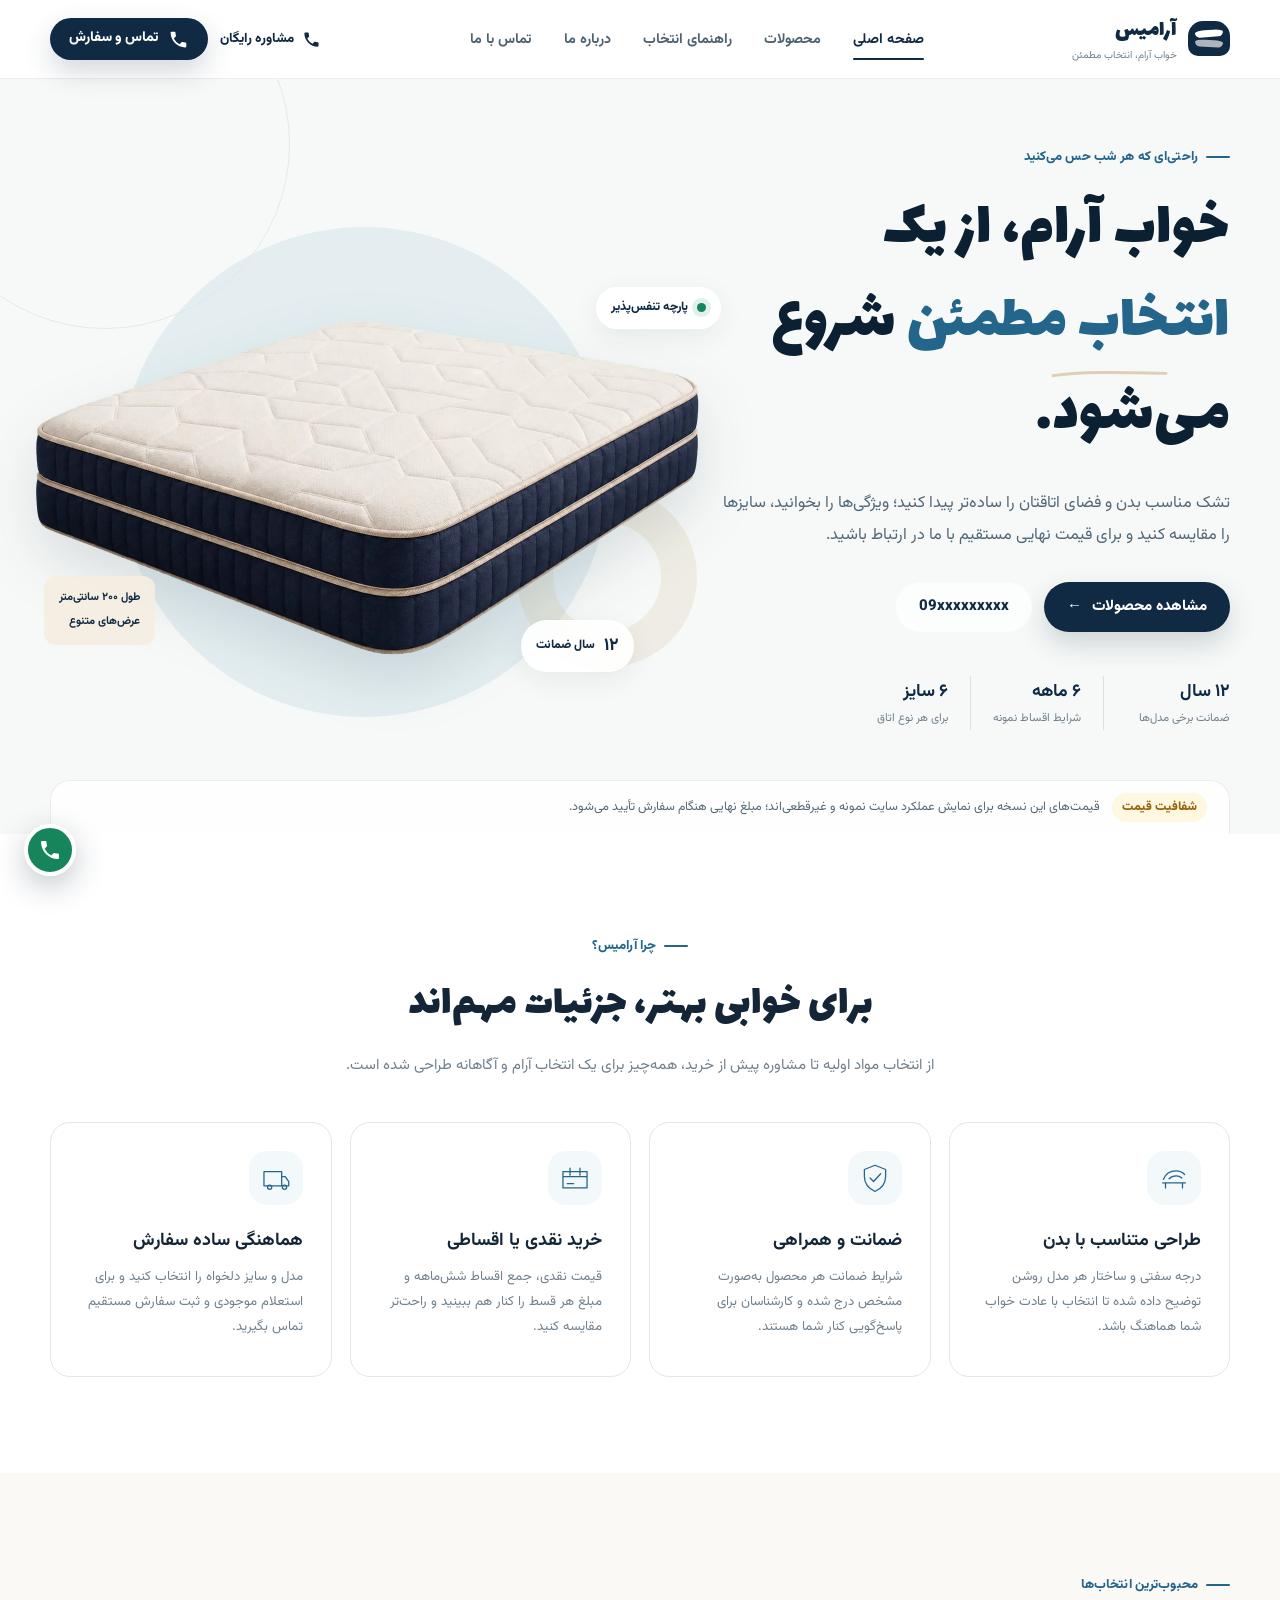
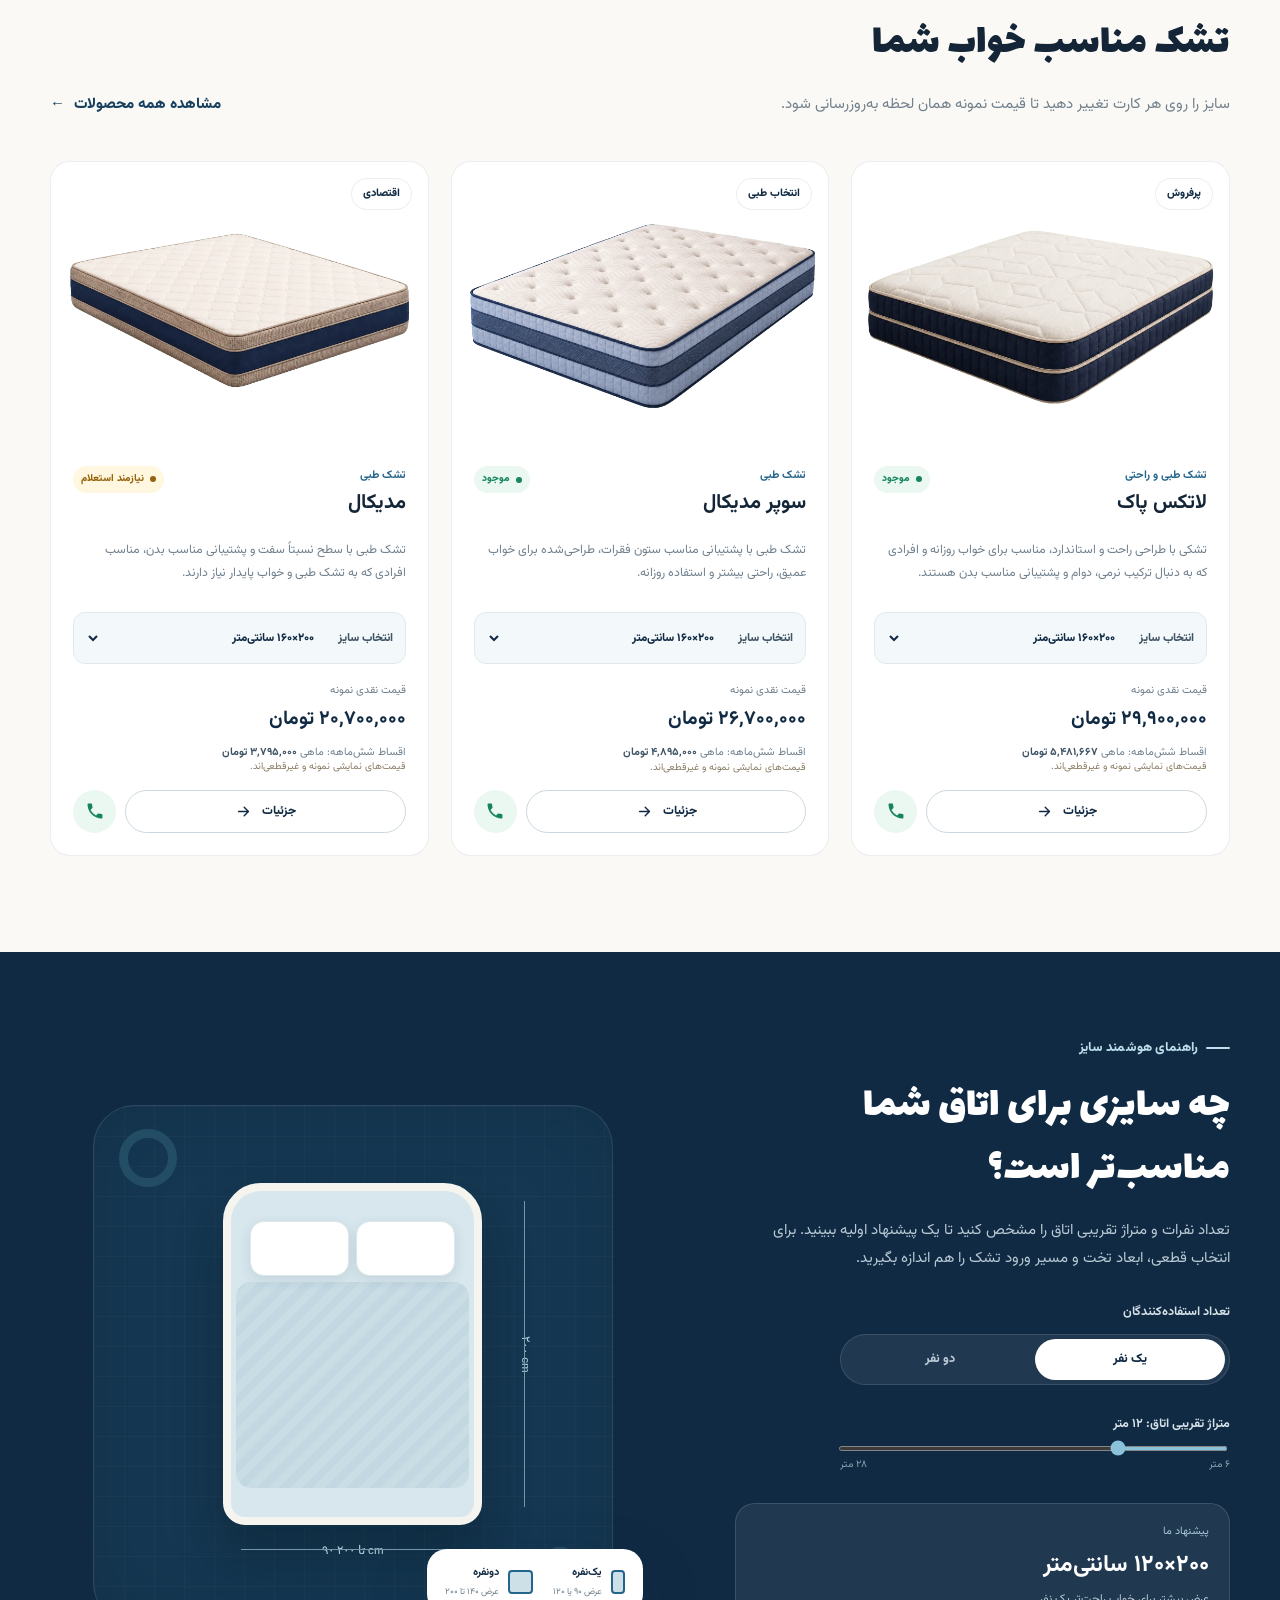
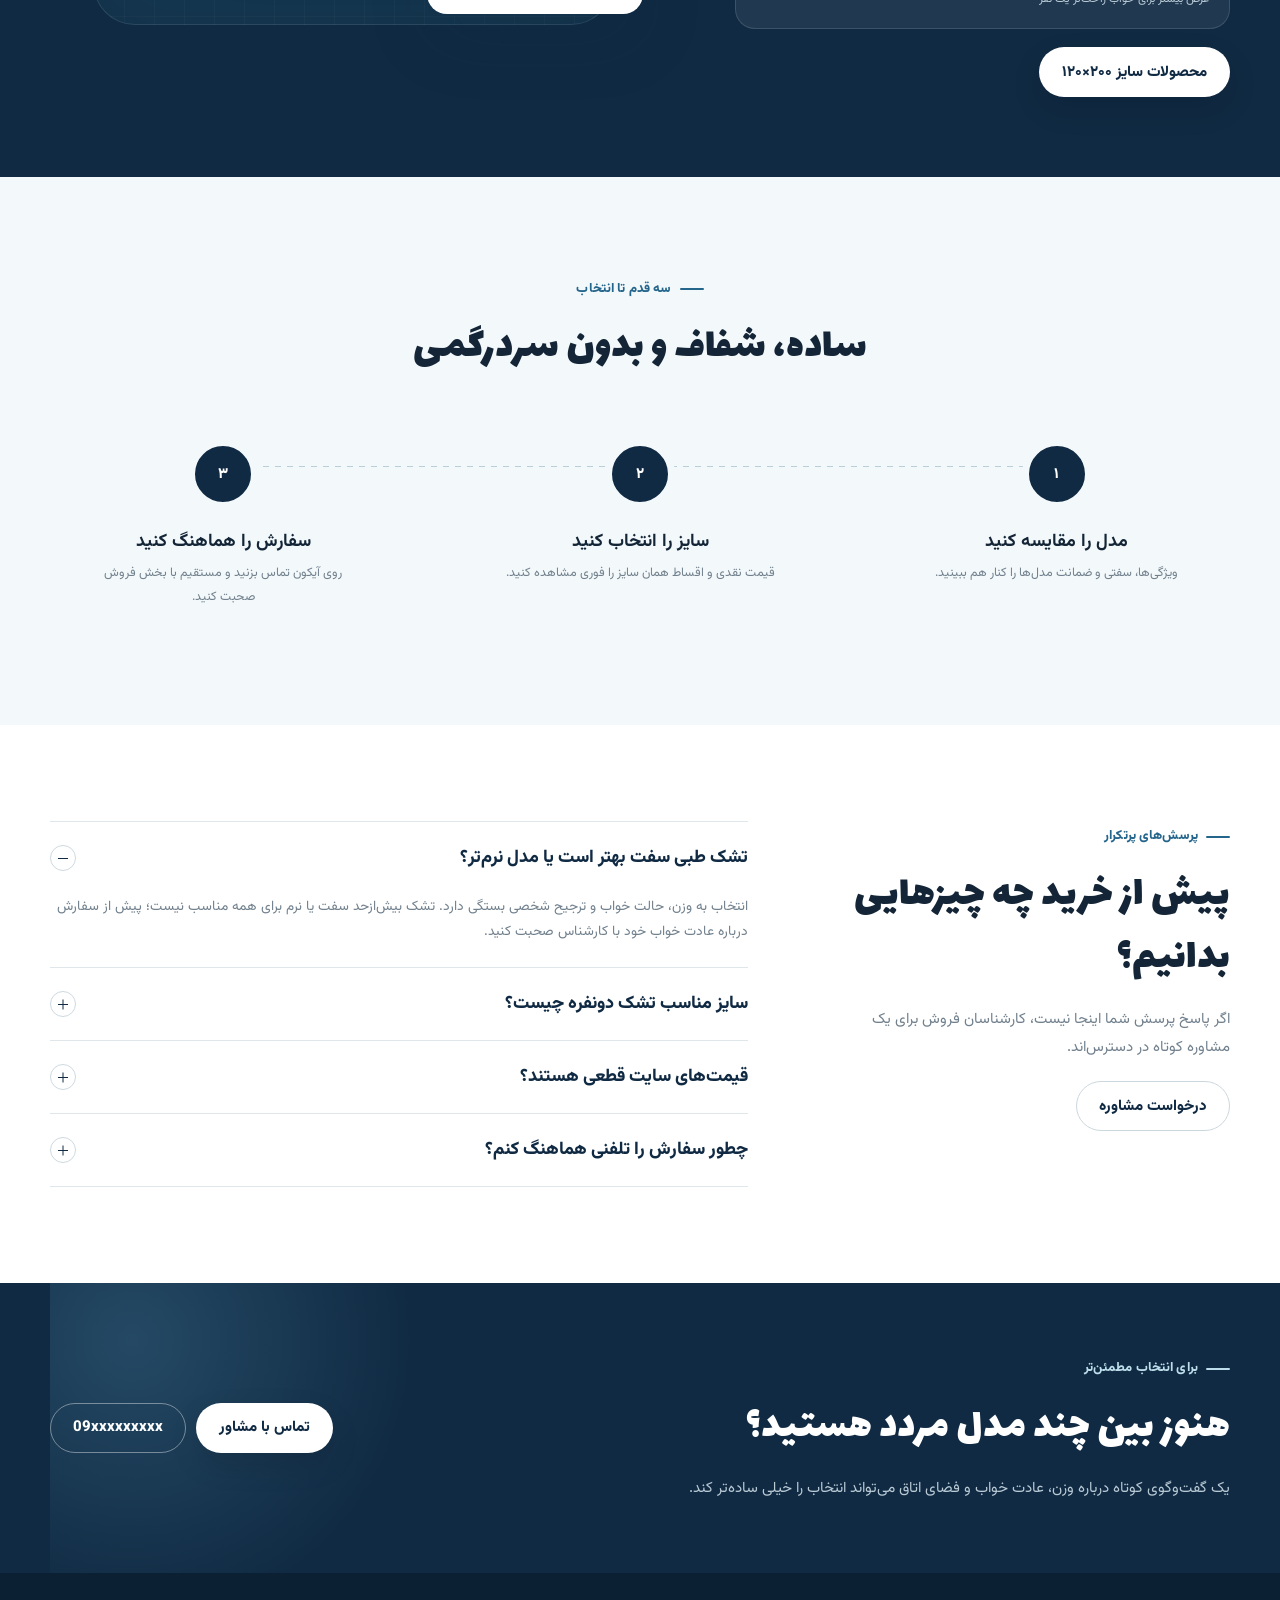
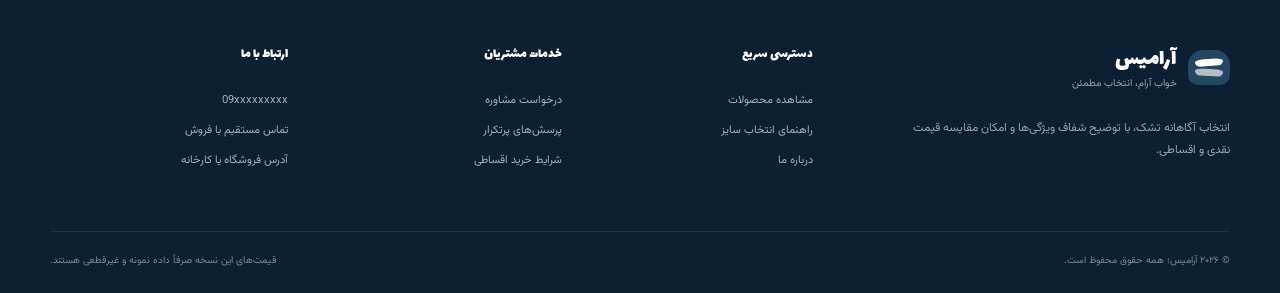
<file: index.html>
<!doctype html>
<html lang="fa" dir="rtl">
  <head>
    <meta charset="utf-8">
    <meta name="viewport" content="width=device-width, initial-scale=1">
    <meta name="theme-color" content="#102a43">
    <title>آرامیس | خرید و مقایسه تشک طبی و راحتی</title>
    <meta name="description" content="معرفی و مقایسه تشک‌های طبی و راحتی، انتخاب سایز و مشاهده قیمت نمونه نقدی و اقساطی شش‌ماهه.">
    <meta property="og:title" content="آرامیس؛ خواب آرام، انتخاب مطمئن">
    <meta property="og:description" content="تشک مناسب خود را با مقایسه ساده سایز، ویژگی و شرایط خرید انتخاب کنید.">
    <meta property="og:type" content="website">
    <meta property="og:image" content="assets/images/latex-pak.png">
    <link rel="stylesheet" href="assets/css/style.css">
    <link rel="stylesheet" href="assets/css/responsive.css">
    <script defer src="assets/js/products.js"></script>
    <script defer src="assets/js/app.js"></script>
  </head>
  <body>
    <a class="skip-link" href="#main-content">رفتن به محتوای اصلی</a>
    <div data-site-header></div>

    <main id="main-content">
      <section class="hero">
        <div class="container hero-grid">
          <div class="hero-copy reveal is-visible">
            <span class="eyebrow">راحتی‌ای که هر شب حس می‌کنید</span>
            <h1>خواب آرام، از یک <em>انتخاب مطمئن</em> شروع می‌شود.</h1>
            <p>تشک مناسب بدن و فضای اتاقتان را ساده‌تر پیدا کنید؛ ویژگی‌ها را بخوانید، سایزها را مقایسه کنید و برای قیمت نهایی مستقیم با ما در ارتباط باشید.</p>
            <div class="hero-actions">
              <a class="button button-primary" href="#featured-products">مشاهده محصولات <span aria-hidden="true">←</span></a>
              <a class="button button-ghost" data-phone href="tel:09xxxxxxxxx">
                <svg aria-hidden="true" viewBox="0 0 24 24"><path d="M6.6 10.8a15.5 15.5 0 0 0 6.6 6.6l2.2-2.2a1 1 0 0 1 1-.24c1.1.36 2.3.54 3.5.54a1 1 0 0 1 1 1V20a1 1 0 0 1-1 1C10.6 21 3 13.4 3 4a1 1 0 0 1 1-1h3.5a1 1 0 0 1 1 1c0 1.2.18 2.4.54 3.5a1 1 0 0 1-.24 1z"/></svg>
                مشاوره تلفنی
              </a>
            </div>
            <div class="hero-trust" aria-label="مزیت‌های خرید">
              <div><strong>۱۲ سال</strong><span>ضمانت برخی مدل‌ها</span></div>
              <div><strong>۶ ماهه</strong><span>شرایط اقساط نمونه</span></div>
              <div><strong>۶ سایز</strong><span>برای هر نوع اتاق</span></div>
            </div>
          </div>
          <div class="hero-visual reveal is-visible">
            <span class="hero-shape shape-one" aria-hidden="true"></span>
            <span class="hero-shape shape-two" aria-hidden="true"></span>
            <div class="hero-image-card">
              <span class="floating-note note-top"><i></i>پارچه تنفس‌پذیر</span>
              <img src="assets/images/latex-pak-transparent.webp" width="724" height="543" fetchpriority="high" alt="تصویر سه‌بعدی بدون پس‌زمینه تشک لاتکس پاک">
              <span class="floating-note note-bottom"><b>۱۲</b> سال ضمانت</span>
            </div>
            <div class="hero-dimensions">
              <span>طول ۲۰۰ سانتی‌متر</span>
              <span>عرض‌های متنوع</span>
            </div>
          </div>
        </div>
        <div class="container sample-notice" role="note">
          <span>شفافیت قیمت</span>
          قیمت‌های این نسخه برای نمایش عملکرد سایت نمونه و غیرقطعی‌اند؛ مبلغ نهایی هنگام سفارش تأیید می‌شود.
        </div>
      </section>

      <section class="section benefits-section" aria-labelledby="benefits-title">
        <div class="container">
          <div class="section-heading centered reveal">
            <span class="eyebrow">چرا آرامیس؟</span>
            <h2 id="benefits-title">برای خوابی بهتر، جزئیات مهم‌اند</h2>
            <p>از انتخاب مواد اولیه تا مشاوره پیش از خرید، همه‌چیز برای یک انتخاب آرام و آگاهانه طراحی شده است.</p>
          </div>
          <div class="benefits-grid">
            <article class="benefit-card reveal">
              <span class="line-icon" aria-hidden="true">
                <svg viewBox="0 0 48 48"><path d="M9 26c3-8 9-12 18-12 5 0 9 2 12 5M8 31h32M12 31v7M36 31v7"/><path d="M17 25c3-3 6-4 10-4 3 0 6 1 8 3"/></svg>
              </span>
              <h3>طراحی متناسب با بدن</h3>
              <p>درجه سفتی و ساختار هر مدل روشن توضیح داده شده تا انتخاب با عادت خواب شما هماهنگ باشد.</p>
            </article>
            <article class="benefit-card reveal">
              <span class="line-icon" aria-hidden="true">
                <svg viewBox="0 0 48 48"><path d="M24 6 39 12v10c0 10-6 17-15 21C15 39 9 32 9 22V12z"/><path d="m17 24 5 5 10-11"/></svg>
              </span>
              <h3>ضمانت و همراهی</h3>
              <p>شرایط ضمانت هر محصول به‌صورت مشخص درج شده و کارشناسان برای پاسخ‌گویی کنار شما هستند.</p>
            </article>
            <article class="benefit-card reveal">
              <span class="line-icon" aria-hidden="true">
                <svg viewBox="0 0 48 48"><path d="M7 15h34v23H7zM7 22h34"/><path d="M13 32h9M31 10v10M17 10v10"/></svg>
              </span>
              <h3>خرید نقدی یا اقساطی</h3>
              <p>قیمت نقدی، جمع اقساط شش‌ماهه و مبلغ هر قسط را کنار هم ببینید و راحت‌تر مقایسه کنید.</p>
            </article>
            <article class="benefit-card reveal">
              <span class="line-icon" aria-hidden="true">
                <svg viewBox="0 0 48 48"><path d="M7 15h25v20H7zM32 22h5l5 7v6H32z"/><circle cx="15" cy="37" r="3"/><circle cx="36" cy="37" r="3"/></svg>
              </span>
              <h3>هماهنگی ساده سفارش</h3>
              <p>مدل و سایز دلخواه را انتخاب کنید و برای استعلام موجودی و ثبت سفارش مستقیم تماس بگیرید.</p>
            </article>
          </div>
        </div>
      </section>

      <section class="section products-section" id="featured-products" aria-labelledby="products-title">
        <div class="container">
          <div class="section-heading reveal">
            <div>
              <span class="eyebrow">محبوب‌ترین انتخاب‌ها</span>
              <h2 id="products-title">تشک مناسب خواب شما</h2>
              <p>سایز را روی هر کارت تغییر دهید تا قیمت نمونه همان لحظه به‌روزرسانی شود.</p>
            </div>
            <a class="text-action" href="products.html">مشاهده همه محصولات <span aria-hidden="true">←</span></a>
          </div>
          <div class="products-grid" data-featured-products>
            <div class="skeleton-card"></div>
            <div class="skeleton-card"></div>
            <div class="skeleton-card"></div>
          </div>
        </div>
      </section>

      <section class="section size-guide-section" id="size-guide" aria-labelledby="size-title">
        <div class="container size-guide-grid" data-size-guide>
          <div class="size-guide-copy reveal">
            <span class="eyebrow light">راهنمای هوشمند سایز</span>
            <h2 id="size-title">چه سایزی برای اتاق شما مناسب‌تر است؟</h2>
            <p>تعداد نفرات و متراژ تقریبی اتاق را مشخص کنید تا یک پیشنهاد اولیه ببینید. برای انتخاب قطعی، ابعاد تخت و مسیر ورود تشک را هم اندازه بگیرید.</p>
            <div class="guide-field">
              <span>تعداد استفاده‌کنندگان</span>
              <div class="segmented-control">
                <button type="button" class="active" data-people="1" aria-pressed="true">یک نفر</button>
                <button type="button" data-people="2" aria-pressed="false">دو نفر</button>
              </div>
            </div>
            <div class="guide-field">
              <label for="room-size">متراژ تقریبی اتاق: <b data-room-value>۱۲</b> متر</label>
              <input id="room-size" type="range" min="6" max="28" value="12" step="1" data-room-size>
              <div class="range-labels"><span>۶ متر</span><span>۲۸ متر</span></div>
            </div>
            <div class="guide-result" data-size-result aria-live="polite"></div>
            <a class="button button-light" data-size-link href="products.html">مشاهده محصولات پیشنهادی</a>
          </div>
          <div class="bed-diagram reveal" aria-label="نمای شماتیک ابعاد تشک">
            <div class="diagram-room">
              <span class="room-plant plant-one" aria-hidden="true"></span>
              <span class="room-plant plant-two" aria-hidden="true"></span>
              <div class="diagram-bed">
                <div class="bed-pillows"><i></i><i></i></div>
                <div class="bed-sheet"></div>
                <span class="diagram-length">۲۰۰ cm</span>
                <span class="diagram-width">۹۰ تا ۲۰۰ cm</span>
              </div>
              <span class="diagram-label">نمای بالا</span>
            </div>
            <div class="size-legend">
              <div><i class="single"></i><span><b>یک‌نفره</b>عرض ۹۰ یا ۱۲۰</span></div>
              <div><i class="double"></i><span><b>دونفره</b>عرض ۱۴۰ تا ۲۰۰</span></div>
            </div>
          </div>
        </div>
      </section>

      <section class="section process-section">
        <div class="container">
          <div class="section-heading centered reveal">
            <span class="eyebrow">سه قدم تا انتخاب</span>
            <h2>ساده، شفاف و بدون سردرگمی</h2>
          </div>
          <ol class="process-grid">
            <li class="reveal"><span>۱</span><h3>مدل را مقایسه کنید</h3><p>ویژگی‌ها، سفتی و ضمانت مدل‌ها را کنار هم ببینید.</p></li>
            <li class="reveal"><span>۲</span><h3>سایز را انتخاب کنید</h3><p>قیمت نقدی و اقساط همان سایز را فوری مشاهده کنید.</p></li>
            <li class="reveal"><span>۳</span><h3>سفارش را هماهنگ کنید</h3><p>روی آیکون تماس بزنید و مستقیم با بخش فروش صحبت کنید.</p></li>
          </ol>
        </div>
      </section>

      <section class="section faq-section" id="faq" aria-labelledby="faq-title">
        <div class="container faq-grid">
          <div class="faq-intro reveal">
            <span class="eyebrow">پرسش‌های پرتکرار</span>
            <h2 id="faq-title">پیش از خرید چه چیزهایی بدانیم؟</h2>
            <p>اگر پاسخ پرسش شما اینجا نیست، کارشناسان فروش برای یک مشاوره کوتاه در دسترس‌اند.</p>
            <a class="button button-secondary" href="contact.html">درخواست مشاوره</a>
          </div>
          <div class="faq-list reveal">
            <article class="faq-item">
              <h3><button type="button" aria-expanded="true" aria-controls="faq-1">تشک طبی سفت بهتر است یا مدل نرم‌تر؟<span></span></button></h3>
              <div class="faq-answer" id="faq-1"><p>انتخاب به وزن، حالت خواب و ترجیح شخصی بستگی دارد. تشک بیش‌ازحد سفت یا نرم برای همه مناسب نیست؛ پیش از سفارش درباره عادت خواب خود با کارشناس صحبت کنید.</p></div>
            </article>
            <article class="faq-item">
              <h3><button type="button" aria-expanded="false" aria-controls="faq-2">سایز مناسب تشک دونفره چیست؟<span></span></button></h3>
              <div class="faq-answer" id="faq-2" hidden><p>عرض ۱۶۰ سانتی‌متر انتخاب متداول دونفره است. برای اتاق کوچک‌تر عرض ۱۴۰ و برای آزادی حرکت بیشتر عرض ۱۸۰ یا ۲۰۰ پیشنهاد می‌شود.</p></div>
            </article>
            <article class="faq-item">
              <h3><button type="button" aria-expanded="false" aria-controls="faq-3">قیمت‌های سایت قطعی هستند؟<span></span></button></h3>
              <div class="faq-answer" id="faq-3" hidden><p>خیر. در این نسخه همه قیمت‌ها داده نمونه و غیرقطعی هستند. قیمت نهایی، موجودی و شرایط فروش باید پیش از ثبت سفارش تأیید شوند.</p></div>
            </article>
            <article class="faq-item">
              <h3><button type="button" aria-expanded="false" aria-controls="faq-4">چطور سفارش را تلفنی هماهنگ کنم؟<span></span></button></h3>
              <div class="faq-answer" id="faq-4" hidden><p>مدل، سایز و نوع خرید نقدی یا اقساطی را انتخاب کنید؛ سپس روی دکمه تماس بزنید تا مستقیماً به بخش فروش متصل شوید.</p></div>
            </article>
          </div>
        </div>
      </section>

      <section class="contact-cta">
        <div class="container contact-cta-inner reveal">
          <div>
            <span class="eyebrow light">برای انتخاب مطمئن‌تر</span>
            <h2>هنوز بین چند مدل مردد هستید؟</h2>
            <p>یک گفت‌وگوی کوتاه درباره وزن، عادت خواب و فضای اتاق می‌تواند انتخاب را خیلی ساده‌تر کند.</p>
          </div>
          <div class="cta-actions">
            <a class="button button-light" data-call-link href="tel:09xxxxxxxxx">تماس با مشاور</a>
            <a class="button button-outline-light" data-phone href="tel:09xxxxxxxxx">تماس مستقیم</a>
          </div>
        </div>
      </section>
    </main>

    <div data-site-footer></div>
  </body>
</html>
</file>
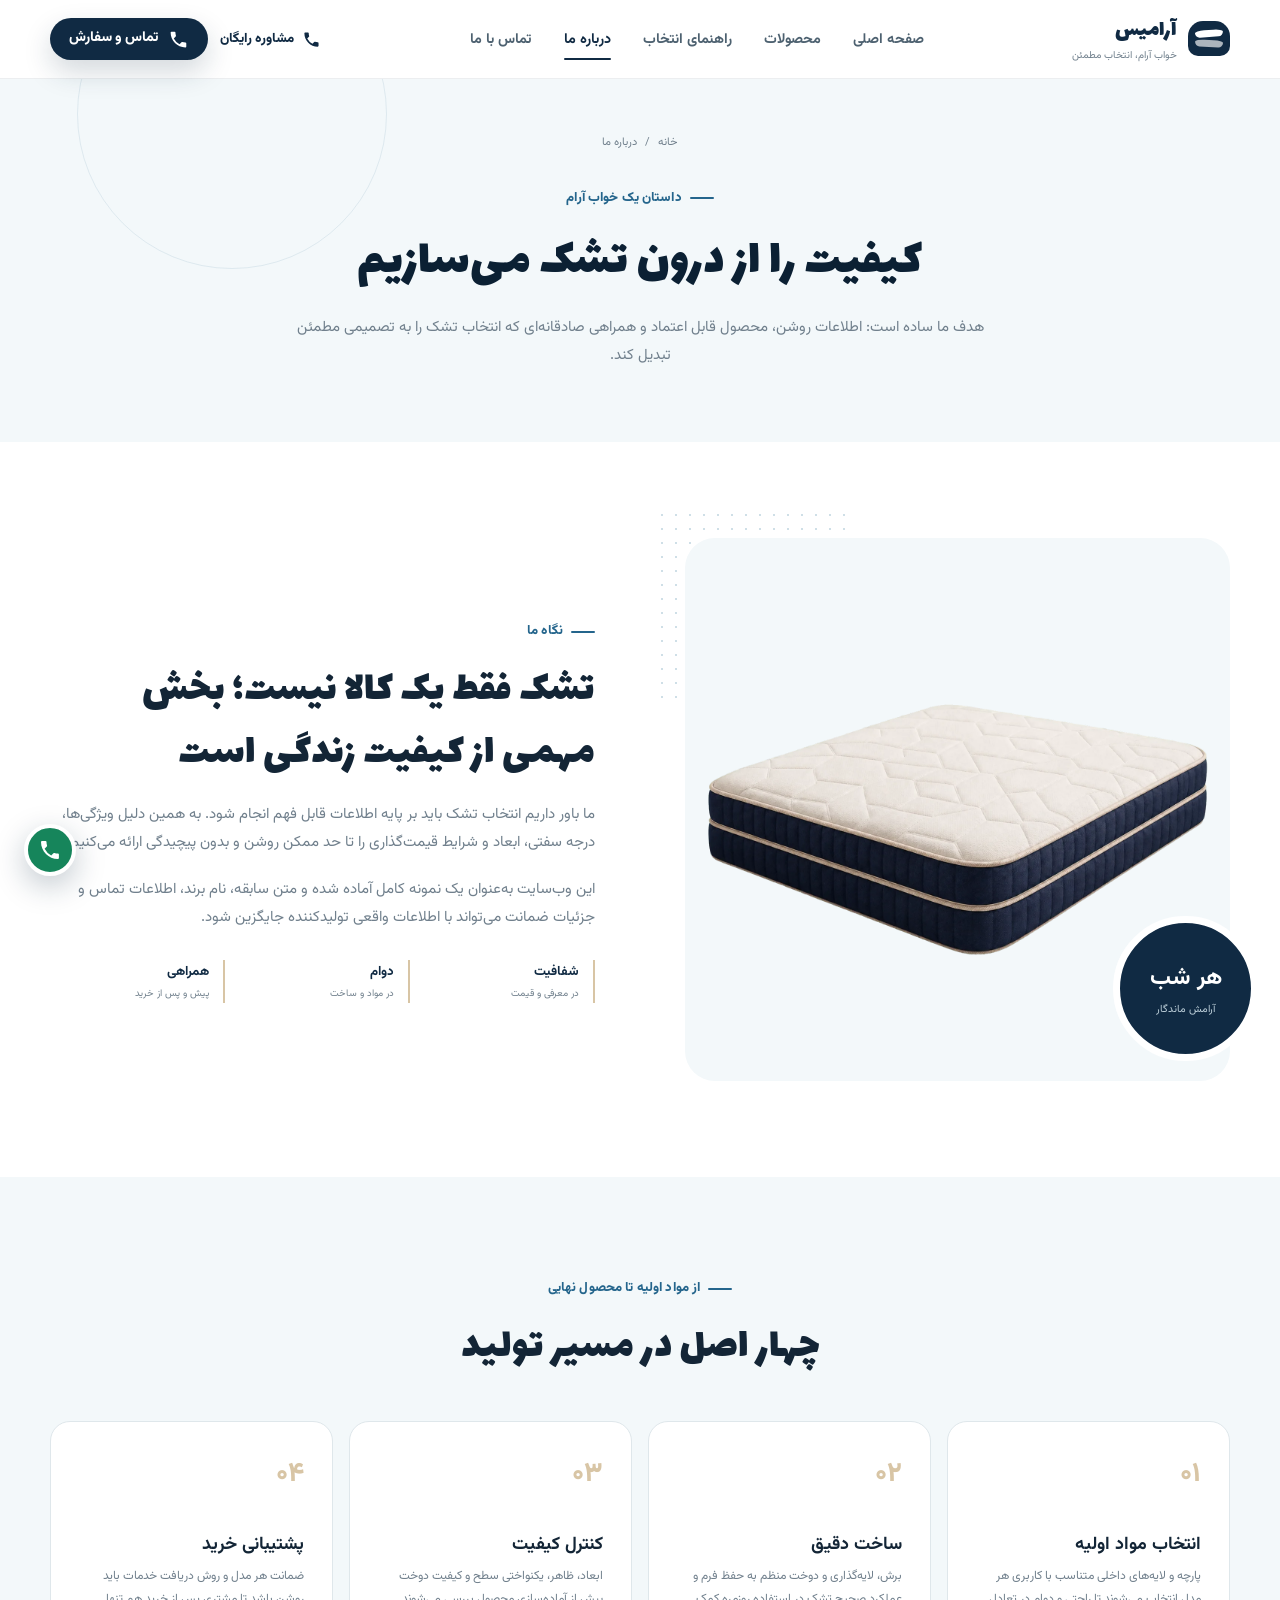
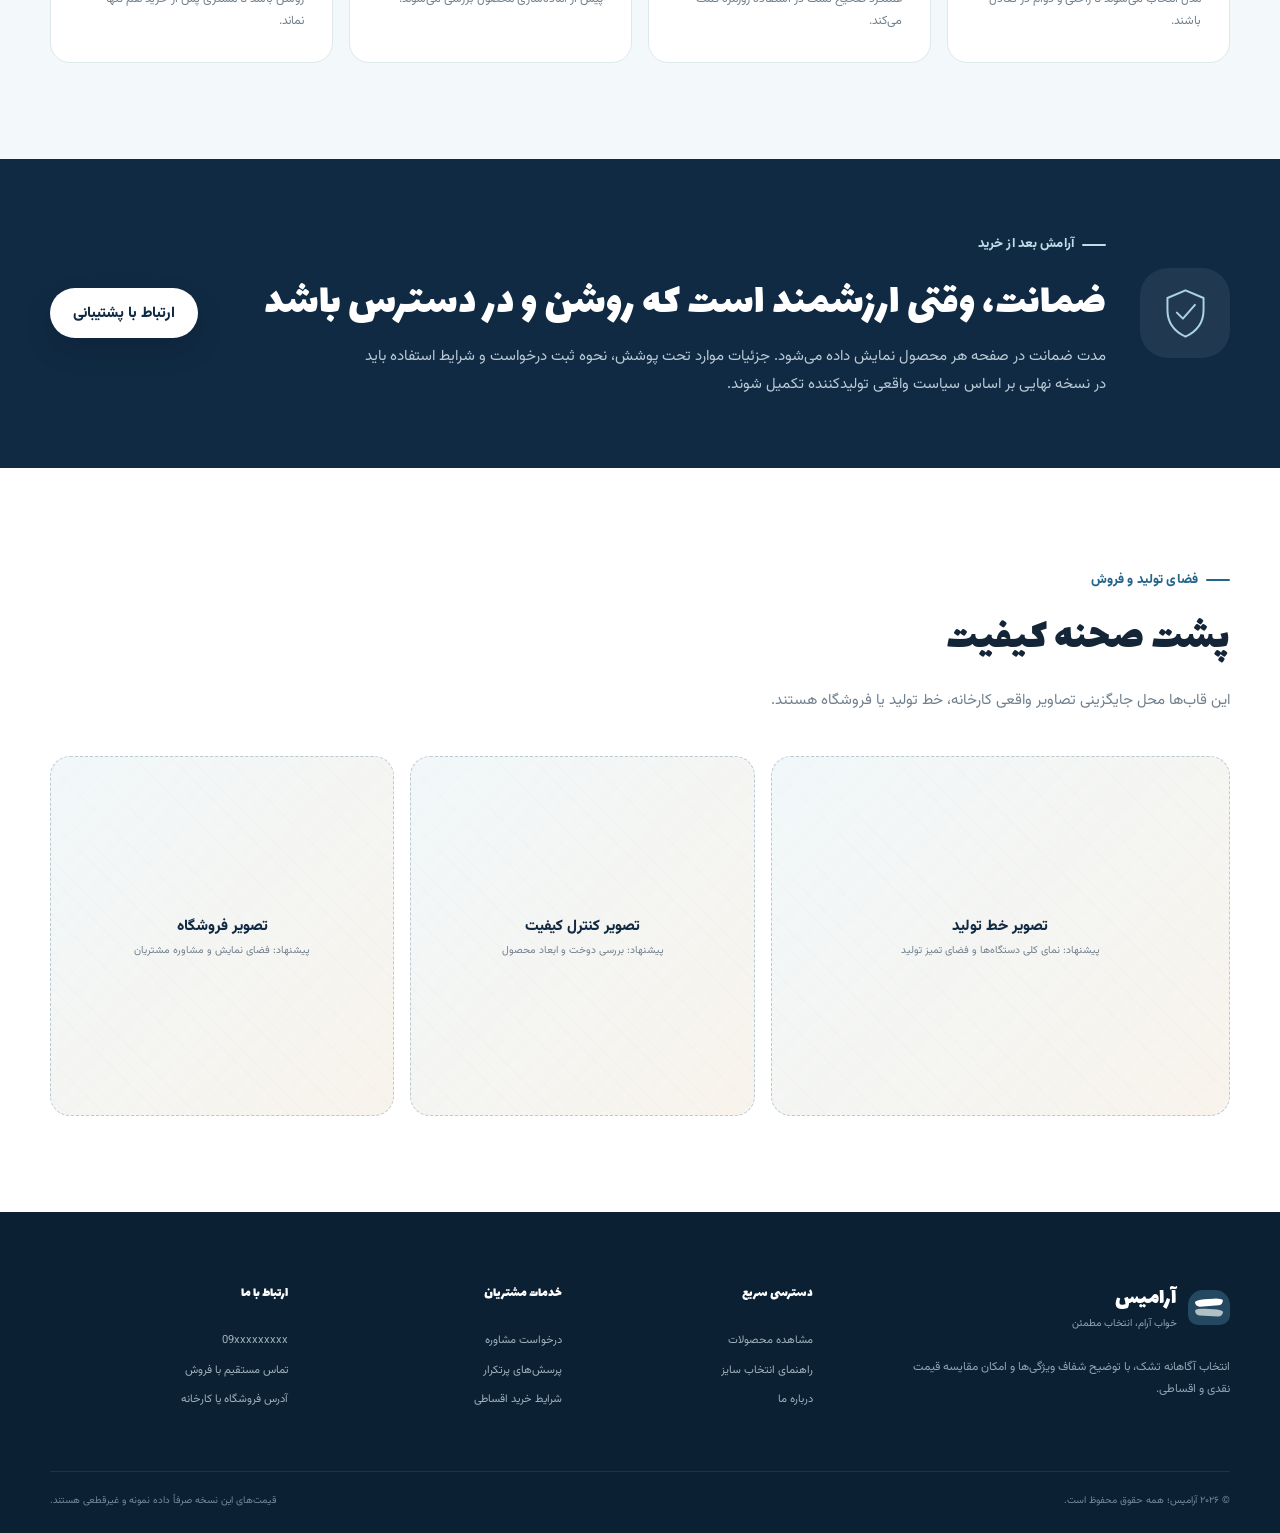
<file: about.html>
<!doctype html>
<html lang="fa" dir="rtl">
  <head>
    <meta charset="utf-8">
    <meta name="viewport" content="width=device-width, initial-scale=1">
    <meta name="theme-color" content="#102a43">
    <title>درباره آرامیس | کیفیت برای خواب بهتر</title>
    <meta name="description" content="با رویکرد آرامیس در انتخاب مواد اولیه، کنترل کیفیت، ضمانت و خدمات پس از فروش تشک آشنا شوید.">
    <meta property="og:title" content="درباره آرامیس">
    <meta property="og:description" content="داستان تعهد ما به خواب بهتر، کیفیت ساخت و همراهی پس از خرید.">
    <meta property="og:type" content="website">
    <meta property="og:image" content="assets/images/medical.png">
    <link rel="stylesheet" href="assets/css/style.css">
    <link rel="stylesheet" href="assets/css/responsive.css">
    <script defer src="assets/js/products.js"></script>
    <script defer src="assets/js/app.js"></script>
  </head>
  <body>
    <a class="skip-link" href="#main-content">رفتن به محتوای اصلی</a>
    <div data-site-header></div>
    <main id="main-content">
      <section class="page-hero about-hero">
        <div class="container page-hero-inner">
          <nav class="breadcrumbs" aria-label="مسیر صفحه"><a href="index.html">خانه</a><span>/</span><span aria-current="page">درباره ما</span></nav>
          <span class="eyebrow">داستان یک خواب آرام</span>
          <h1>کیفیت را از درون تشک می‌سازیم</h1>
          <p>هدف ما ساده است: اطلاعات روشن، محصول قابل اعتماد و همراهی صادقانه‌ای که انتخاب تشک را به تصمیمی مطمئن تبدیل کند.</p>
        </div>
      </section>

      <section class="section story-section">
        <div class="container story-grid">
          <div class="story-visual reveal">
            <div class="story-image primary">
              <img src="assets/images/latex-pak-transparent.webp" width="724" height="543" loading="lazy" alt="نمای بدون پس‌زمینه تشک تولیدشده با پارچه باکیفیت">
            </div>
            <div class="story-stat"><strong>هر شب</strong><span>آرامش ماندگار</span></div>
            <div class="story-pattern" aria-hidden="true"></div>
          </div>
          <div class="story-copy reveal">
            <span class="eyebrow">نگاه ما</span>
            <h2>تشک فقط یک کالا نیست؛ بخش مهمی از کیفیت زندگی است</h2>
            <p>ما باور داریم انتخاب تشک باید بر پایه اطلاعات قابل فهم انجام شود. به همین دلیل ویژگی‌ها، درجه سفتی، ابعاد و شرایط قیمت‌گذاری را تا حد ممکن روشن و بدون پیچیدگی ارائه می‌کنیم.</p>
            <p>این وب‌سایت به‌عنوان یک نمونه کامل آماده شده و متن سابقه، نام برند، اطلاعات تماس و جزئیات ضمانت می‌تواند با اطلاعات واقعی تولیدکننده جایگزین شود.</p>
            <div class="inline-values">
              <div><strong>شفافیت</strong><span>در معرفی و قیمت</span></div>
              <div><strong>دوام</strong><span>در مواد و ساخت</span></div>
              <div><strong>همراهی</strong><span>پیش و پس از خرید</span></div>
            </div>
          </div>
        </div>
      </section>

      <section class="section standards-section">
        <div class="container">
          <div class="section-heading centered reveal">
            <span class="eyebrow">از مواد اولیه تا محصول نهایی</span>
            <h2>چهار اصل در مسیر تولید</h2>
          </div>
          <div class="standards-grid">
            <article class="standard-card reveal"><span>۰۱</span><h3>انتخاب مواد اولیه</h3><p>پارچه و لایه‌های داخلی متناسب با کاربری هر مدل انتخاب می‌شوند تا راحتی و دوام در تعادل باشند.</p></article>
            <article class="standard-card reveal"><span>۰۲</span><h3>ساخت دقیق</h3><p>برش، لایه‌گذاری و دوخت منظم به حفظ فرم و عملکرد صحیح تشک در استفاده روزمره کمک می‌کند.</p></article>
            <article class="standard-card reveal"><span>۰۳</span><h3>کنترل کیفیت</h3><p>ابعاد، ظاهر، یکنواختی سطح و کیفیت دوخت پیش از آماده‌سازی محصول بررسی می‌شوند.</p></article>
            <article class="standard-card reveal"><span>۰۴</span><h3>پشتیبانی خرید</h3><p>ضمانت هر مدل و روش دریافت خدمات باید روشن باشد تا مشتری پس از خرید هم تنها نماند.</p></article>
          </div>
        </div>
      </section>

      <section class="section warranty-section">
        <div class="container warranty-grid reveal">
          <div class="warranty-icon" aria-hidden="true">
            <svg viewBox="0 0 64 64"><path d="M32 5 53 14v14c0 14-8 25-21 31C19 53 11 42 11 28V14z"/><path d="m22 31 7 7 14-16"/></svg>
          </div>
          <div><span class="eyebrow light">آرامش بعد از خرید</span><h2>ضمانت، وقتی ارزشمند است که روشن و در دسترس باشد</h2><p>مدت ضمانت در صفحه هر محصول نمایش داده می‌شود. جزئیات موارد تحت پوشش، نحوه ثبت درخواست و شرایط استفاده باید در نسخه نهایی بر اساس سیاست واقعی تولیدکننده تکمیل شوند.</p></div>
          <a class="button button-light" href="contact.html">ارتباط با پشتیبانی</a>
        </div>
      </section>

      <section class="section gallery-placeholder-section">
        <div class="container">
          <div class="section-heading reveal">
            <div><span class="eyebrow">فضای تولید و فروش</span><h2>پشت صحنه کیفیت</h2><p>این قاب‌ها محل جایگزینی تصاویر واقعی کارخانه، خط تولید یا فروشگاه هستند.</p></div>
          </div>
          <div class="about-gallery">
            <figure class="factory-placeholder reveal"><span>تصویر خط تولید</span><small>پیشنهاد: نمای کلی دستگاه‌ها و فضای تمیز تولید</small></figure>
            <figure class="factory-placeholder reveal"><span>تصویر کنترل کیفیت</span><small>پیشنهاد: بررسی دوخت و ابعاد محصول</small></figure>
            <figure class="factory-placeholder reveal"><span>تصویر فروشگاه</span><small>پیشنهاد: فضای نمایش و مشاوره مشتریان</small></figure>
          </div>
        </div>
      </section>
    </main>
    <div data-site-footer></div>
  </body>
</html>
</file>
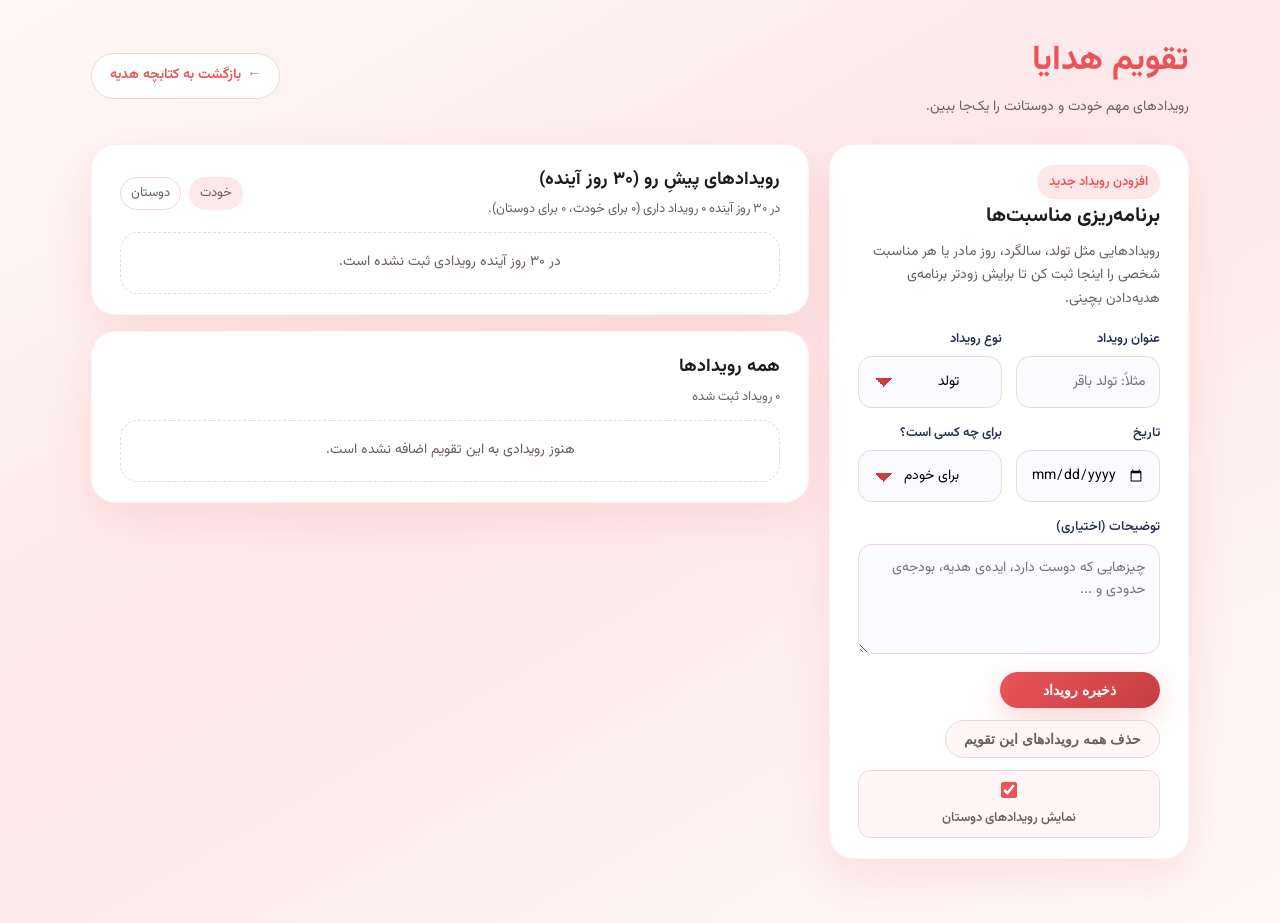
<file: calendar.html>
<!DOCTYPE html>
<html lang="fa" dir="rtl">
  <head>
    <meta charset="UTF-8" />
    <meta name="viewport" content="width=device-width, initial-scale=1.0" />
    <title>تقویم هدایا | رویدادها</title>
    <link
      rel="preconnect"
      href="https://fonts.googleapis.com"
      crossorigin="anonymous"
    />
    <link
      rel="preconnect"
      href="https://fonts.gstatic.com"
      crossorigin="anonymous"
    />
    <link
      href="https://fonts.googleapis.com/css2?family=Vazirmatn:wght@400;500;600&display=swap"
      rel="stylesheet"
    />
    <style>
      :root {
        color-scheme: light;
        --bg: #fff8f7;
        --card: #ffffff;
        --accent: #ea5458;
        --accent-2: #c63e42;
        --accent-light: #fde8e9;
        --text: #1f1a1b;
        --muted: #6b5f60;
        --border: #f0d7d8;
        --shadow: 0 24px 70px rgba(234, 84, 88, 0.12);
        font-family: "Vazirmatn", sans-serif;
      }

      * {
        box-sizing: border-box;
      }

      body {
        margin: 0;
        min-height: 100vh;
        background: linear-gradient(150deg, #fff8f7 0%, #fde8e9 45%, #fff8f7 100%);
        color: var(--text);
        line-height: 1.7;
      }

      .page {
        max-width: 1200px;
        margin: 0 auto;
        padding: 32px clamp(20px, 4vw, 56px) 64px;
        display: flex;
        flex-direction: column;
        gap: 24px;
      }

      .page-header {
        display: flex;
        flex-wrap: wrap;
        justify-content: space-between;
        gap: 16px;
        align-items: center;
      }

      .page-title {
        display: flex;
        flex-direction: column;
        gap: 6px;
      }

      .page-title h1 {
        margin: 0;
        font-size: clamp(26px, 4vw, 34px);
        color: var(--accent);
      }

      .page-title span {
        color: var(--muted);
        font-size: 14px;
      }

      .back-link {
        text-decoration: none;
        padding: 10px 18px;
        border-radius: 999px;
        background: #fff;
        border: 1px solid var(--border);
        color: var(--accent);
        font-weight: 600;
        display: inline-flex;
        align-items: center;
        gap: 6px;
        font-size: 14px;
      }

      .layout {
        display: grid;
        grid-template-columns: minmax(280px, 360px) 1fr;
        gap: 20px;
        align-items: flex-start;
      }

      .card {
        background: var(--card);
        border-radius: 24px;
        padding: 20px clamp(18px, 3vw, 28px);
        box-shadow: 0 18px 45px rgba(234, 84, 88, 0.12);
        border: 1px solid rgba(234, 84, 88, 0.08);
      }

      .card h2 {
        margin: 0 0 8px;
        font-size: 20px;
        display: flex;
        align-items: center;
        gap: 8px;
      }

      .card p {
        margin: 0 0 16px;
        color: var(--muted);
        font-size: 14px;
      }

      .badge {
        display: inline-flex;
        align-items: center;
        gap: 6px;
        padding: 6px 12px;
        border-radius: 999px;
        background: var(--accent-light);
        color: var(--accent);
        font-size: 13px;
        font-weight: 600;
      }

      form {
        display: grid;
        grid-template-columns: 1fr;
        gap: 14px;
      }

      label {
        display: flex;
        flex-direction: column;
        gap: 6px;
        font-size: 13px;
        font-weight: 600;
        color: #27314f;
      }

      input,
      select,
      textarea {
        border-radius: 14px;
        border: 1px solid var(--border);
        padding: 12px 14px;
        font-family: inherit;
        font-size: 14px;
        background: #fbfbff;
        transition: border-color 0.2s, box-shadow 0.2s;
      }

      input:not([type="checkbox"]),
      select {
        height: 52px;
      }

      select {
        appearance: none;
        background-image: linear-gradient(45deg, transparent 50%, #c63e42 50%),
          linear-gradient(135deg, #c63e42 50%, transparent 50%);
        background-position: 16px 52%, 24px 52%;
        background-size: 9px 9px, 9px 9px;
        background-repeat: no-repeat;
        padding-inline-start: 42px; /* space for arrow on the left (RTL) */
        padding-inline-end: 14px;
        text-align: right;
        text-align-last: right;
      }

      textarea {
        resize: vertical;
        min-height: 110px;
        height: auto;
      }

      input:focus,
      select:focus,
      textarea:focus {
        outline: none;
        border-color: var(--accent);
        box-shadow: 0 0 0 3px rgba(234, 84, 88, 0.14);
      }

      .form-row {
        display: grid;
        grid-template-columns: repeat(2, minmax(0, 1fr));
        gap: 14px;
      }

      .form-actions {
        display: flex;
        align-items: center;
        justify-content: space-between;
        gap: 12px;
        margin-top: 4px;
        flex-wrap: wrap;
      }

      .form-actions .btn {
        justify-content: center;
        min-width: 160px;
      }

      .form-actions .toggle-group {
        flex: 1;
        justify-content: flex-end;
      }

      .btn {
        border-radius: 999px;
        border: none;
        padding: 10px 18px;
        font-size: 14px;
        font-weight: 600;
        cursor: pointer;
        display: inline-flex;
        align-items: center;
        gap: 6px;
        transition: transform 0.15s ease, box-shadow 0.2s ease, background 0.2s;
      }

      .btn-primary {
        background: linear-gradient(135deg, var(--accent), var(--accent-2));
        color: #fff;
        box-shadow: 0 10px 30px rgba(234, 84, 88, 0.25);
      }

      .btn-ghost {
        background: #fff7f7;
        border: 1px solid var(--border);
        color: var(--muted);
      }

      .btn:hover {
        transform: translateY(-1px);
      }

      .toggle-group {
        display: inline-flex;
        align-items: center;
        gap: 6px;
        font-size: 13px;
        color: var(--muted);
        padding: 8px 12px;
        border-radius: 12px;
        border: 1px solid var(--border);
        background: #fff7f7;
        font-weight: 600;
        white-space: nowrap;
      }

      .toggle-group input {
        width: 16px;
        height: 16px;
        accent-color: var(--accent);
      }

      .lists-column {
        display: flex;
        flex-direction: column;
        gap: 16px;
      }

      .section-header {
        display: flex;
        justify-content: space-between;
        align-items: center;
        gap: 10px;
        margin-bottom: 10px;
      }

      .section-header h2 {
        margin: 0;
        font-size: 18px;
      }

      .section-header span {
        font-size: 13px;
        color: var(--muted);
      }

      .upcoming-list {
        display: flex;
        flex-direction: column;
        gap: 10px;
      }

      .upcoming-empty,
      .all-empty {
        text-align: center;
        padding: 18px;
        border-radius: 18px;
        border: 1px dashed var(--border);
        color: var(--muted);
        font-size: 14px;
      }

      .upcoming-card {
        background: linear-gradient(135deg, #ffffff, #ffeef0);
        border-radius: 18px;
        padding: 14px 16px;
        display: grid;
        grid-template-columns: minmax(0, 1fr) auto;
        gap: 10px;
        align-items: center;
        border: 1px solid rgba(234, 84, 88, 0.15);
      }

      .up-top {
        display: flex;
        flex-direction: column;
        gap: 4px;
      }

      .up-title {
        display: flex;
        align-items: center;
        gap: 6px;
        font-weight: 600;
      }

      .up-type {
        font-size: 13px;
        color: var(--muted);
      }

      .up-description {
        font-size: 13px;
        color: var(--muted);
      }

      .up-meta {
        display: flex;
        flex-direction: column;
        align-items: flex-end;
        gap: 6px;
        font-size: 13px;
      }

      .pill {
        display: inline-flex;
        align-items: center;
        gap: 4px;
        padding: 4px 10px;
        border-radius: 999px;
        background: #fff;
        border: 1px solid var(--border);
        font-size: 12px;
        color: var(--muted);
        white-space: nowrap;
      }

      .pill-accent {
        background: var(--accent-light);
        border-color: transparent;
        color: var(--accent);
      }

      .all-grid {
        display: grid;
        grid-template-columns: repeat(auto-fit, minmax(220px, 1fr));
        gap: 10px;
      }

      .event-card {
        background: #fffafa;
        border-radius: 18px;
        border: 1px solid var(--border);
        padding: 14px 16px;
        display: flex;
        flex-direction: column;
        gap: 6px;
        position: relative;
      }

      .event-card h3 {
        margin: 0;
        font-size: 15px;
      }

      .event-meta {
        display: flex;
        flex-wrap: wrap;
        gap: 6px;
        margin-top: 2px;
      }

      .event-footer {
        display: flex;
        justify-content: space-between;
        align-items: center;
        margin-top: 6px;
        gap: 8px;
      }

      .event-footer button {
        font-size: 12px;
        padding: 5px 10px;
        border-radius: 999px;
      }

      .event-footer .btn-danger {
        background: #ffe6e6;
        border: 1px solid #ffc2c2;
        color: #d7263d;
      }

      .muted {
        color: var(--muted);
        font-size: 12px;
      }

      .legend {
        display: flex;
        flex-wrap: wrap;
        gap: 8px;
        font-size: 12px;
        color: var(--muted);
      }

      @media (max-width: 900px) {
        .layout {
          grid-template-columns: 1fr;
        }
      }

      @media (max-width: 720px) {
        .form-row {
          grid-template-columns: 1fr;
        }

        .form-actions {
          flex-direction: column;
          align-items: stretch;
        }

        .form-actions .toggle-group {
          width: 100%;
          justify-content: center;
          text-align: center;
        }

        .form-actions .btn {
          width: 100%;
        }
      }
    </style>
  </head>
  <body>
    <main class="page">
      <header class="page-header">
        <div class="page-title">
          <h1 id="calendarTitle">تقویم هدایا</h1>
          <span id="calendarSubtitle">رویدادهای مهم خودت و دوستانت را یک‌جا ببین.</span>
        </div>
        <a href="./index.html" class="back-link">
          <span>←</span>
          <span>بازگشت به کتابچه هدیه</span>
        </a>
      </header>

      <section class="layout">
        <section class="card">
          <div class="badge">افزودن رویداد جدید</div>
          <h2>برنامه‌ریزی مناسبت‌ها</h2>
          <p>
            رویدادهایی مثل تولد، سالگرد، روز مادر یا هر مناسبت شخصی را اینجا ثبت کن
            تا برایش زودتر برنامه‌ی هدیه‌دادن بچینی.
          </p>

          <form id="eventForm">
            <div class="form-row">
              <label>
                عنوان رویداد
                <input
                  type="text"
                  name="title"
                  required
                  placeholder="مثلاً: تولد باقر"
                />
              </label>
              <label>
                نوع رویداد
                <select name="type">
                  <option value="birthday">تولد</option>
                  <option value="anniversary">سالگرد ازدواج</option>
                  <option value="mother">روز مادر</option>
                  <option value="father">روز پدر</option>
                  <option value="custom">سایر</option>
                </select>
              </label>
            </div>

            <div class="form-row">
              <label>
                تاریخ
                <input type="date" name="date" required />
              </label>
              <label>
                برای چه کسی است؟
                <select name="scope">
                  <option value="self">برای خودم</option>
                  <option value="friend">برای یک دوست/عضو خانواده</option>
                </select>
              </label>
            </div>

            <label id="friendNameWrapper">
              نام دوست / نسبت (مثلاً: مادر، همسر، یسنا)
              <input
                type="text"
                name="friendName"
                placeholder="مثلاً: مادر"
              />
            </label>

            <label>
              توضیحات (اختیاری)
              <textarea
                name="description"
                placeholder="چیزهایی که دوست دارد، ایده‌ی هدیه، بودجه‌ی حدودی و ..."
              ></textarea>
            </label>

            <div class="form-actions">
              <button type="submit" class="btn btn-primary">
                ذخیره رویداد
              </button>
              <button type="button" id="clearAll" class="btn btn-ghost">
                حذف همه رویدادهای این تقویم
              </button>
              <label class="toggle-group">
                <input type="checkbox" id="showFriendsToggle" checked />
                <span>نمایش رویدادهای دوستان</span>
              </label>
            </div>
          </form>
        </section>

        <section class="lists-column">
          <section class="card">
            <div class="section-header">
              <div>
                <h2>رویدادهای پیش‌ِ رو (۳۰ روز آینده)</h2>
                <span id="upcomingSummary">در حال محاسبه...</span>
              </div>
              <div class="legend">
                <span class="pill pill-accent">خودت</span>
                <span class="pill">دوستان</span>
              </div>
            </div>
            <div id="upcomingList" class="upcoming-list"></div>
          </section>

          <section class="card">
            <div class="section-header">
              <div>
                <h2>همه رویدادها</h2>
                <span id="allSummary">۰ رویداد ثبت شده</span>
              </div>
            </div>
            <div id="allEvents" class="all-grid"></div>
          </section>
        </section>
      </section>
    </main>

    <script>
      //=== Helper: person from URL (مشابه index.html) ===
      function getPersonParam() {
        const params = new URLSearchParams(window.location.search);
        return params.get("person") || "default";
      }

      function getStorageKey() {
        const personParam = getPersonParam();
        return `giftCalendarEvents_${personParam}`;
      }

      function readEvents() {
        try {
          const raw = localStorage.getItem(getStorageKey());
          if (!raw) return [];
          const parsed = JSON.parse(raw);
          if (!Array.isArray(parsed)) return [];
          return parsed;
        } catch (e) {
          return [];
        }
      }

      function writeEvents(events) {
        localStorage.setItem(getStorageKey(), JSON.stringify(events || []));
      }

      function createId() {
        return "ev_" + Date.now() + "_" + Math.random().toString(36).slice(2, 9);
      }

      function normalizeDateToThisYear(dateStr) {
        // برای محاسبه روز مانده، سال را روی امسال نگه می‌داریم
        if (!dateStr) return null;
        const [y, m, d] = dateStr.split("-").map(Number);
        if (!y || !m || !d) return null;
        const now = new Date();
        const target = new Date(now.getFullYear(), m - 1, d);
        // اگر تاریخ امسال گذشته باشد، سال بعد را در نظر می‌گیریم
        if (target < startOfDay(now)) {
          target.setFullYear(now.getFullYear() + 1);
        }
        return target;
      }

      function startOfDay(date) {
        const d = new Date(date);
        d.setHours(0, 0, 0, 0);
        return d;
      }

      function diffInDays(a, b) {
        const ms = startOfDay(a) - startOfDay(b);
        return Math.round(ms / (1000 * 60 * 60 * 24));
      }

      function formatDate(dateStr) {
        if (!dateStr) return "بدون تاریخ";
        try {
          const d = new Date(dateStr);
          if (Number.isNaN(d.getTime())) return dateStr;
          return d.toLocaleDateString("fa-IR", {
            year: "numeric",
            month: "short",
            day: "numeric",
          });
        } catch {
          return dateStr;
        }
      }

      function typeLabel(type) {
        switch (type) {
          case "birthday":
            return "تولد";
          case "anniversary":
            return "سالگرد ازدواج";
          case "mother":
            return "روز مادر";
          case "father":
            return "روز پدر";
          default:
            return "رویداد";
        }
      }

      //=== Rendering ===
      const eventForm = document.getElementById("eventForm");
      const clearAllBtn = document.getElementById("clearAll");
      const showFriendsToggle = document.getElementById("showFriendsToggle");
      const friendNameWrapper = document.getElementById("friendNameWrapper");
      const upcomingListEl = document.getElementById("upcomingList");
      const upcomingSummaryEl = document.getElementById("upcomingSummary");
      const allEventsEl = document.getElementById("allEvents");
      const allSummaryEl = document.getElementById("allSummary");
      const calendarTitle = document.getElementById("calendarTitle");
      const calendarSubtitle = document.getElementById("calendarSubtitle");

      function bootstrapTitle() {
        // اگر آینده وصل شد به people-config، می‌توانیم اسم واقعی را بگیریم
        const person = getPersonParam();
        if (person && person !== "default") {
          calendarTitle.textContent = `تقویم من`;
          calendarSubtitle.textContent =
            "رویدادهای مرتبط با این پروفایل (و دوستانش) را اینجا مدیریت کن.";
        }
      }

      function render(events) {
        const showFriends = showFriendsToggle.checked;
        const now = new Date();
        const today = startOfDay(now);

        const filtered = events.filter((ev) =>
          showFriends ? true : !ev.isFriend
        );

        // Sort by next occurrence within a year
        const withNextDate = filtered.map((ev) => {
          const nextDate = normalizeDateToThisYear(ev.date);
          return { ...ev, _nextDate: nextDate };
        });

        withNextDate.sort((a, b) => {
          if (!a._nextDate || !b._nextDate) return 0;
          return a._nextDate - b._nextDate;
        });

        // Upcoming 30 days
        const upcoming = withNextDate.filter((ev) => {
          if (!ev._nextDate) return false;
          const diff = diffInDays(ev._nextDate, today);
          return diff >= 0 && diff <= 30;
        });

        // Render upcoming
        upcomingListEl.innerHTML = "";
        if (!upcoming.length) {
          upcomingListEl.innerHTML =
            '<div class="upcoming-empty">در ۳۰ روز آینده رویدادی ثبت نشده است.</div>';
        } else {
          upcoming.forEach((ev) => {
            const daysLeft = diffInDays(ev._nextDate, today);
            const daysLabel =
              daysLeft === 0
                ? "امروز"
                : daysLeft === 1
                ? "۱ روز مانده"
                : `${daysLeft.toLocaleString("fa-IR")} روز مانده`;

            const ownerPill = ev.isFriend
              ? `<span class="pill">دوست: ${ev.friendName || "—"}</span>`
              : `<span class="pill pill-accent">خودت</span>`;

            const html = `
              <article class="upcoming-card">
                <div class="up-top">
                  <div class="up-title">
                    <span>🎉</span>
                    <span>${ev.title}</span>
                  </div>
                  <div class="up-type">${typeLabel(ev.type)} • ${formatDate(
                    ev.date
                  )}</div>
                  ${
                    ev.description
                      ? `<div class="up-description">${ev.description}</div>`
                      : ""
                  }
                </div>
                <div class="up-meta">
                  <span class="pill">${daysLabel}</span>
                  ${ownerPill}
                </div>
              </article>
            `;
            const wrapper = document.createElement("div");
            wrapper.innerHTML = html.trim();
            upcomingListEl.appendChild(wrapper.firstElementChild);
          });
        }

        // Upcoming summary
        const selfCount = upcoming.filter((ev) => !ev.isFriend).length;
        const friendCount = upcoming.filter((ev) => ev.isFriend).length;
        upcomingSummaryEl.textContent = `در ۳۰ روز آینده ${
          (selfCount + friendCount).toLocaleString("fa-IR") || "۰"
        } رویداد داری (${selfCount.toLocaleString(
          "fa-IR"
        )} برای خودت، ${friendCount.toLocaleString("fa-IR")} برای دوستان).`;

        // Render all events
        allEventsEl.innerHTML = "";
        if (!filtered.length) {
          allEventsEl.innerHTML =
            '<div class="all-empty">هنوز رویدادی به این تقویم اضافه نشده است.</div>';
        } else {
          filtered.forEach((ev) => {
            const nextDate = ev._nextDate;
            const daysLeft =
              nextDate != null ? diffInDays(nextDate, today) : null;
            const daysLabel =
              daysLeft == null
                ? ""
                : daysLeft === 0
                ? "امروز"
                : daysLeft > 0
                ? `${daysLeft.toLocaleString("fa-IR")} روز مانده`
                : `${Math.abs(daysLeft).toLocaleString("fa-IR")} روز گذشته`;

            const ownerPill = ev.isFriend
              ? `<span class="pill">دوست: ${ev.friendName || "—"}</span>`
              : `<span class="pill pill-accent">خودت</span>`;

            const html = `
              <article class="event-card" data-id="${ev.id}">
                <h3>${ev.title}</h3>
                <div class="event-meta">
                  <span class="pill">${typeLabel(ev.type)}</span>
                  <span class="pill">${formatDate(ev.date)}</span>
                  ${ownerPill}
                  ${
                    daysLabel
                      ? `<span class="pill">${daysLabel}</span>`
                      : ""
                  }
                </div>
                ${
                  ev.description
                    ? `<div class="muted">${ev.description}</div>`
                    : ""
                }
                <div class="event-footer">
                  <span class="muted">${
                    ev.isFriend
                      ? "رویداد دوست / خانواده"
                      : "رویداد شخصی"
                  }</span>
                  <button class="btn btn-danger" data-delete="${
                    ev.id
                  }">حذف</button>
                </div>
              </article>
            `;
            const wrapper = document.createElement("div");
            wrapper.innerHTML = html.trim();
            allEventsEl.appendChild(wrapper.firstElementChild);
          });
        }

        allSummaryEl.textContent = `${filtered.length.toLocaleString(
          "fa-IR"
        )} رویداد ثبت شده`;
      }

      //=== Event handlers ===
      eventForm.addEventListener("submit", (e) => {
        e.preventDefault();
        const formData = new FormData(eventForm);
        const title = (formData.get("title") || "").toString().trim();
        const type = (formData.get("type") || "custom").toString();
        const date = (formData.get("date") || "").toString();
        const scope = (formData.get("scope") || "self").toString();
        const friendName = (formData.get("friendName") || "").toString().trim();
        const description = (formData.get("description") || "").toString().trim();

        if (!title || !date) {
          alert("عنوان و تاریخ رویداد الزامی است.");
          return;
        }

        const events = readEvents();
        events.push({
          id: createId(),
          title,
          type,
          date,
          isFriend: scope === "friend",
          friendName: scope === "friend" ? friendName : "",
          description,
          createdAt: new Date().toISOString(),
        });
        writeEvents(events);
        eventForm.reset();
        render(events);
      });

      clearAllBtn.addEventListener("click", () => {
        if (
          !confirm(
            "آیا مطمئن هستی می‌خواهی همه رویدادهای این تقویم را حذف کنی؟ این کار قابل بازگشت نیست."
          )
        ) {
          return;
        }
        writeEvents([]);
        render([]);
      });

      showFriendsToggle.addEventListener("change", () => {
        render(readEvents());
      });

      // Delete single event
      allEventsEl.addEventListener("click", (e) => {
        const btn = e.target;
        const id = btn.getAttribute("data-delete");
        if (!id) return;
        const events = readEvents();
        const next = events.filter((ev) => ev.id !== id);
        writeEvents(next);
        render(next);
      });

      // Scope change => toggle friend field
      eventForm.elements["scope"].addEventListener("change", (e) => {
        const val = e.target.value;
        if (val === "friend") {
          friendNameWrapper.style.display = "flex";
        } else {
          friendNameWrapper.style.display = "none";
        }
      });

      // Init
      (function init() {
        bootstrapTitle();
        const events = readEvents();
        render(events);
        // default: hide friend name field until needed
        const scope = eventForm.elements["scope"].value;
        if (scope !== "friend") {
          friendNameWrapper.style.display = "none";
        }
      })();
    </script>
  </body>
</html>
</file>
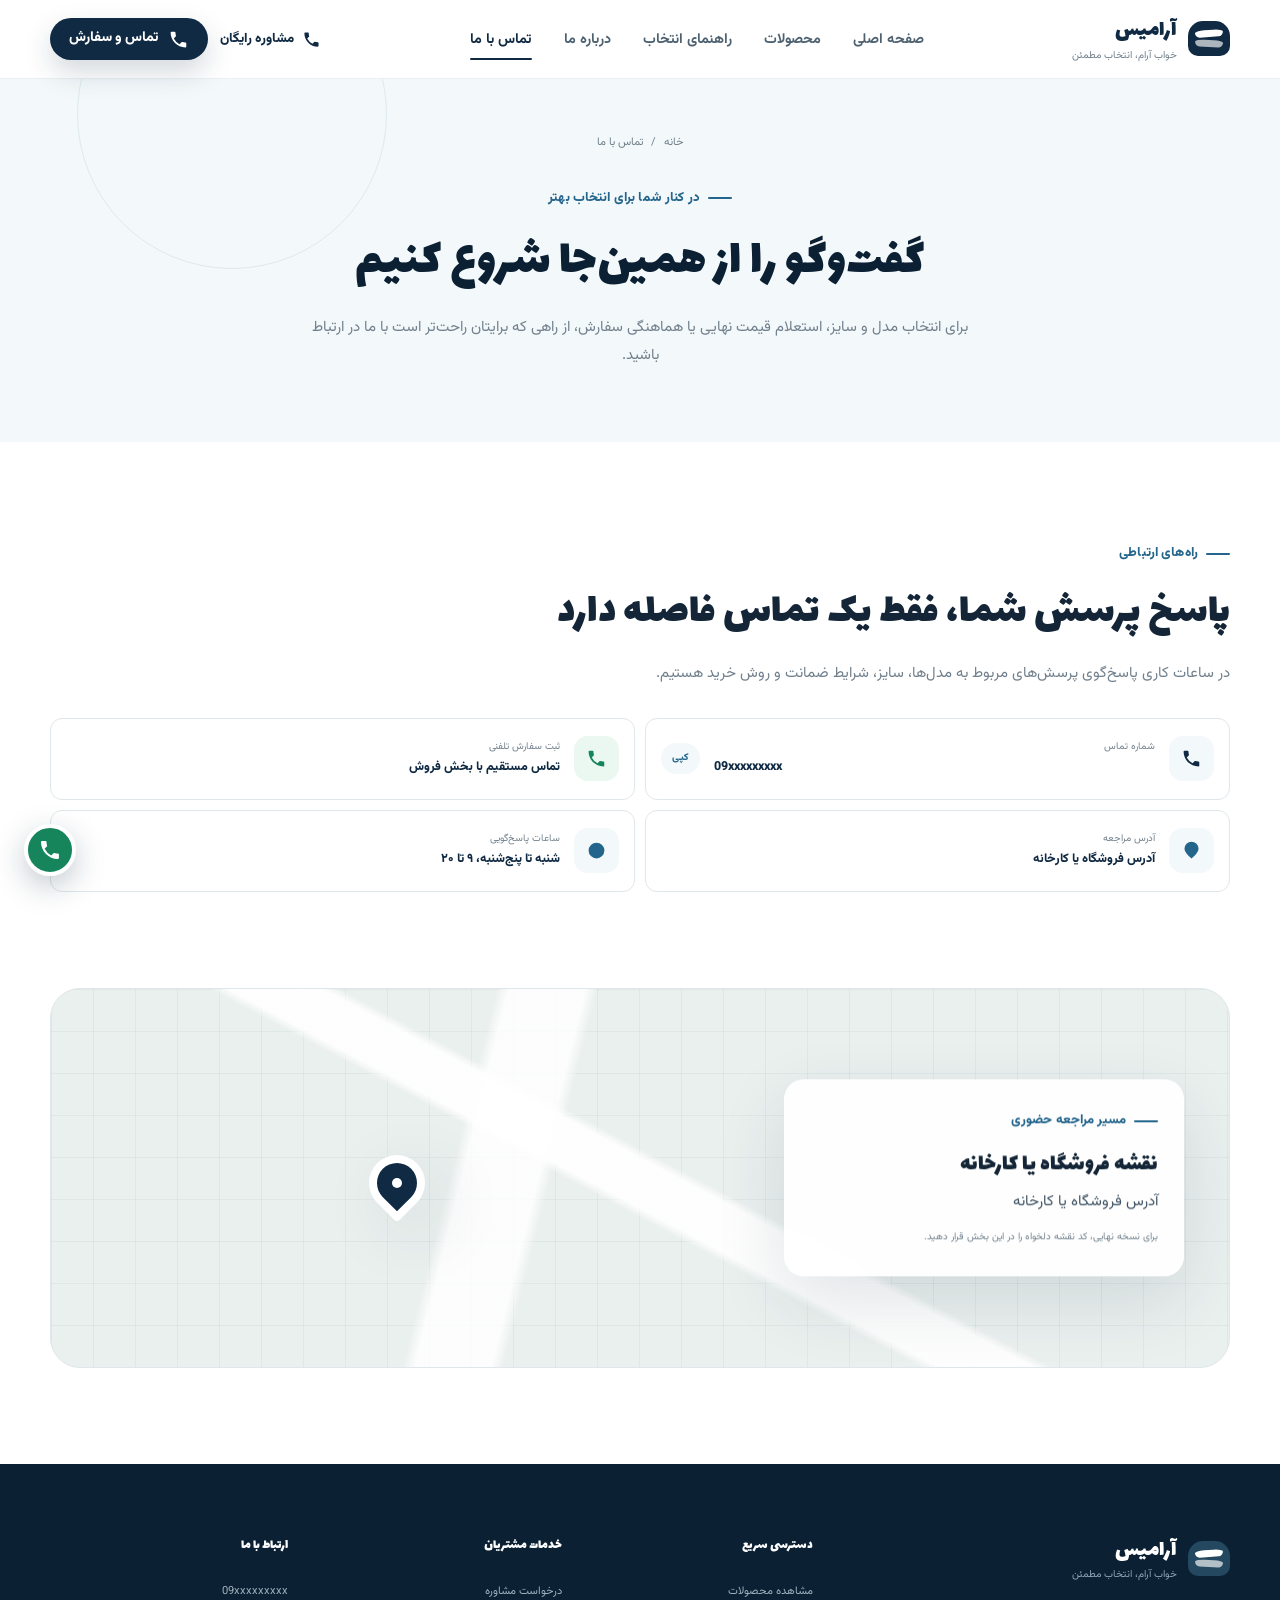
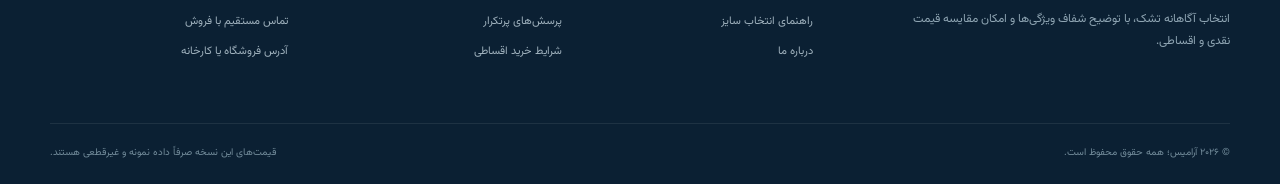
<file: contact.html>
<!doctype html>
<html lang="fa" dir="rtl">
  <head>
    <meta charset="utf-8">
    <meta name="viewport" content="width=device-width, initial-scale=1">
    <meta name="theme-color" content="#102a43">
    <title>تماس و مشاوره خرید تشک | آرامیس</title>
    <meta name="description" content="برای مشاوره انتخاب تشک، استعلام قیمت و ثبت سفارش، مستقیم با بخش فروش آرامیس تماس بگیرید.">
    <meta property="og:title" content="تماس با آرامیس">
    <meta property="og:description" content="مشاوره انتخاب تشک و پاسخ‌گویی درباره قیمت و شرایط سفارش.">
    <meta property="og:type" content="website">
    <link rel="stylesheet" href="assets/css/style.css">
    <link rel="stylesheet" href="assets/css/responsive.css">
    <script defer src="assets/js/products.js"></script>
    <script defer src="assets/js/app.js"></script>
  </head>
  <body>
    <a class="skip-link" href="#main-content">رفتن به محتوای اصلی</a>
    <div data-site-header></div>
    <main id="main-content">
      <section class="page-hero contact-page-hero">
        <div class="container page-hero-inner">
          <nav class="breadcrumbs" aria-label="مسیر صفحه"><a href="index.html">خانه</a><span>/</span><span aria-current="page">تماس با ما</span></nav>
          <span class="eyebrow">در کنار شما برای انتخاب بهتر</span>
          <h1>گفت‌وگو را از همین‌جا شروع کنیم</h1>
          <p>برای انتخاب مدل و سایز، استعلام قیمت نهایی یا هماهنگی سفارش، از راهی که برایتان راحت‌تر است با ما در ارتباط باشید.</p>
        </div>
      </section>

      <section class="section contact-section">
        <div class="container contact-layout">
          <div class="contact-details reveal">
            <span class="eyebrow">راه‌های ارتباطی</span>
            <h2>پاسخ پرسش شما، فقط یک تماس فاصله دارد</h2>
            <p>در ساعات کاری پاسخ‌گوی پرسش‌های مربوط به مدل‌ها، سایز، شرایط ضمانت و روش خرید هستیم.</p>
            <div class="contact-cards">
              <article class="contact-card">
                <a class="contact-icon" data-call-link href="tel:09xxxxxxxxx" aria-label="تماس مستقیم با فروش">
                  <svg viewBox="0 0 24 24"><path d="M6.6 10.8a15.5 15.5 0 0 0 6.6 6.6l2.2-2.2a1 1 0 0 1 1-.24c1.1.36 2.3.54 3.5.54a1 1 0 0 1 1 1V20a1 1 0 0 1-1 1C10.6 21 3 13.4 3 4a1 1 0 0 1 1-1h3.5a1 1 0 0 1 1 1c0 1.2.18 2.4.54 3.5a1 1 0 0 1-.24 1z"/></svg>
                </a>
                <div><small>شماره تماس</small><a data-phone href="tel:09xxxxxxxxx" dir="ltr">09xxxxxxxxx</a></div>
                <button class="copy-button" type="button" data-copy-phone>کپی</button>
              </article>
              <article class="contact-card">
                <a class="contact-icon sales-call" data-call-link href="tel:09xxxxxxxxx" aria-label="تماس برای سفارش">
                  <svg viewBox="0 0 24 24"><path d="M6.6 10.8a15.5 15.5 0 0 0 6.6 6.6l2.2-2.2a1 1 0 0 1 1-.24c1.1.36 2.3.54 3.5.54a1 1 0 0 1 1 1V20a1 1 0 0 1-1 1C10.6 21 3 13.4 3 4a1 1 0 0 1 1-1h3.5a1 1 0 0 1 1 1c0 1.2.18 2.4.54 3.5a1 1 0 0 1-.24 1z"/></svg>
                </a>
                <div><small>ثبت سفارش تلفنی</small><a data-call-link href="tel:09xxxxxxxxx">تماس مستقیم با بخش فروش</a></div>
              </article>
              <article class="contact-card">
                <span class="contact-icon" aria-hidden="true">
                  <svg viewBox="0 0 24 24"><path d="M20 10c0 5-8 11-8 11S4 15 4 10a8 8 0 1 1 16 0Z"/><circle cx="12" cy="10" r="2.5"/></svg>
                </span>
                <div><small>آدرس مراجعه</small><address data-address>آدرس فروشگاه یا کارخانه</address></div>
              </article>
              <article class="contact-card">
                <span class="contact-icon" aria-hidden="true">
                  <svg viewBox="0 0 24 24"><circle cx="12" cy="12" r="9"/><path d="M12 7v5l3 2"/></svg>
                </span>
                <div><small>ساعات پاسخ‌گویی</small><strong data-working-hours>شنبه تا پنج‌شنبه، ۹ تا ۲۰</strong></div>
              </article>
            </div>
          </div>

        </div>
      </section>

      <section class="map-section">
        <div class="container">
          <div class="map-placeholder reveal" role="img" aria-label="محل قرارگیری نقشه فروشگاه">
            <span class="map-grid" aria-hidden="true"></span>
            <div class="map-pin" aria-hidden="true"><i></i></div>
            <div class="map-caption"><span class="eyebrow">مسیر مراجعه حضوری</span><h2>نقشه فروشگاه یا کارخانه</h2><p data-address>آدرس فروشگاه یا کارخانه</p><small>برای نسخه نهایی، کد نقشه دلخواه را در این بخش قرار دهید.</small></div>
          </div>
        </div>
      </section>
    </main>
    <div data-site-footer></div>
  </body>
</html>
</file>
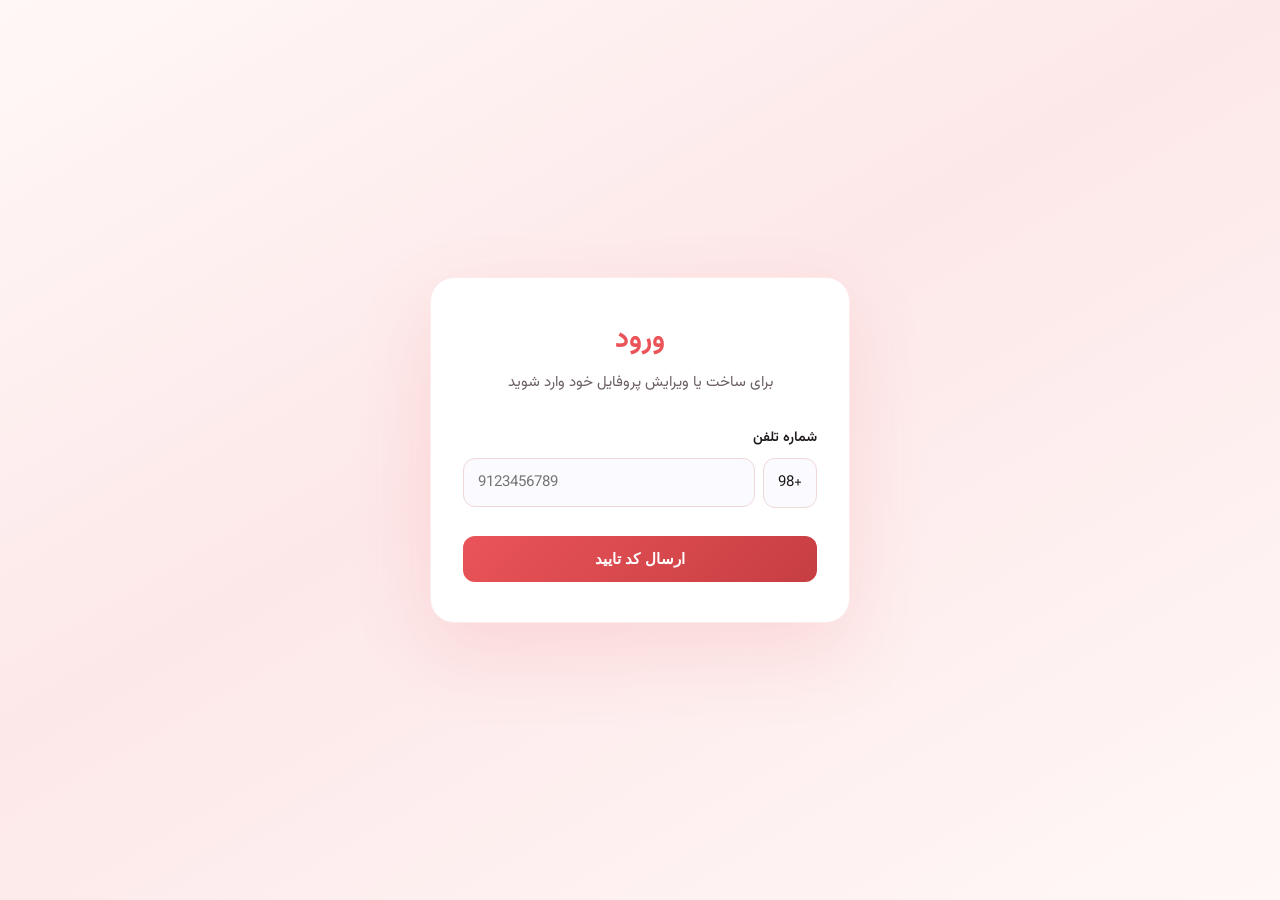
<file: login.html>
<!DOCTYPE html>
<html lang="fa" dir="rtl">
  <head>
    <meta charset="UTF-8" />
    <meta name="viewport" content="width=device-width, initial-scale=1.0" />
    <title>ورود | کتابچه هدیه</title>
    <link
      rel="preconnect"
      href="https://fonts.googleapis.com"
      crossorigin="anonymous"
    />
    <link
      rel="preconnect"
      href="https://fonts.gstatic.com"
      crossorigin="anonymous"
    />
    <link
      href="https://fonts.googleapis.com/css2?family=Vazirmatn:wght@400;500;600&display=swap"
      rel="stylesheet"
    />
    <style>
      :root {
        color-scheme: light;
        --bg: #fff8f7;
        --card: #ffffff;
        --accent: #ea5458;
        --accent-light: #fde8e9;
        --text: #1f1a1b;
        --muted: #6b5f60;
        --border: #f0d7d8;
        font-family: "Vazirmatn", sans-serif;
      }

      * {
        box-sizing: border-box;
      }

      body {
        margin: 0;
        min-height: 100vh;
        background: linear-gradient(150deg, #fff8f7 0%, #fde8e9 45%, #fff8f7 100%);
        color: var(--text);
        line-height: 1.6;
        font-size: 16px;
        display: flex;
        align-items: center;
        justify-content: center;
        padding: 20px;
      }

      .login-container {
        width: 100%;
        max-width: 420px;
        background: var(--card);
        border-radius: 24px;
        padding: 40px 32px;
        box-shadow: 0 30px 80px rgba(234, 84, 88, 0.14);
        border: 1px solid rgba(234, 84, 88, 0.12);
      }

      .login-header {
        text-align: center;
        margin-bottom: 32px;
      }

      .login-header h1 {
        margin: 0 0 8px;
        font-size: 28px;
        color: var(--accent);
      }

      .login-header p {
        margin: 0;
        color: var(--muted);
        font-size: 15px;
      }

      .form-group {
        margin-bottom: 20px;
      }

      .form-group label {
        display: block;
        margin-bottom: 8px;
        font-weight: 600;
        color: var(--text);
        font-size: 14px;
      }

      .phone-input-wrapper {
        display: flex;
        gap: 8px;
        align-items: center;
      }

      .country-code {
        display: flex;
        align-items: center;
        padding: 12px 14px;
        background: #fbfbff;
        border: 1px solid var(--border);
        border-radius: 12px;
        font-size: 15px;
        color: var(--text);
        white-space: nowrap;
      }

      .phone-input {
        flex: 1;
        border: 1px solid var(--border);
        border-radius: 12px;
        padding: 12px 14px;
        font-size: 15px;
        font-family: inherit;
        background: #fbfbff;
        transition: border-color 0.2s, box-shadow 0.2s;
        direction: ltr;
        text-align: left;
      }

      .phone-input:focus {
        outline: none;
        border-color: var(--accent);
        box-shadow: 0 0 0 3px rgba(234, 84, 88, 0.14);
      }

      .code-input {
        width: 100%;
        border: 1px solid var(--border);
        border-radius: 12px;
        padding: 12px 14px;
        font-size: 15px;
        font-family: inherit;
        background: #fbfbff;
        transition: border-color 0.2s, box-shadow 0.2s;
        direction: ltr;
        text-align: center;
        letter-spacing: 8px;
        font-weight: 600;
      }

      .code-input:focus {
        outline: none;
        border-color: var(--accent);
        box-shadow: 0 0 0 3px rgba(234, 84, 88, 0.14);
      }

      .submit-btn {
        width: 100%;
        border: none;
        border-radius: 12px;
        padding: 14px;
        background: linear-gradient(135deg, var(--accent), #c63e42);
        color: #fff;
        font-weight: 600;
        font-size: 15px;
        cursor: pointer;
        transition: transform 0.15s ease, box-shadow 0.2s ease, opacity 0.2s;
        margin-top: 8px;
      }

      .submit-btn:hover {
        transform: translateY(-1px);
        box-shadow: 0 10px 30px rgba(234, 84, 88, 0.25);
      }

      .submit-btn:active {
        transform: translateY(0);
      }

      .submit-btn:disabled {
        opacity: 0.6;
        cursor: not-allowed;
        transform: none;
      }

      .resend-link {
        text-align: center;
        margin-top: 16px;
      }

      .resend-link a {
        color: var(--accent);
        text-decoration: none;
        font-size: 14px;
        cursor: pointer;
      }

      .resend-link a:hover {
        text-decoration: underline;
      }

      .error-message {
        background: var(--accent-light);
        color: var(--accent);
        padding: 12px;
        border-radius: 12px;
        font-size: 14px;
        margin-bottom: 20px;
        text-align: center;
        display: none;
      }

      .error-message.show {
        display: block;
      }

      .step {
        display: none;
      }

      .step.active {
        display: block;
      }

      .info-text {
        font-size: 13px;
        color: var(--muted);
        margin-top: 8px;
        text-align: center;
      }
    </style>
  </head>
  <body>
    <div class="login-container">
      <div class="login-header">
        <h1>ورود</h1>
        <p>برای ساخت یا ویرایش پروفایل خود وارد شوید</p>
      </div>

      <div class="error-message" id="errorMessage"></div>

      <!-- Step 1: Phone Number -->
      <div class="step active" id="phoneStep">
        <form id="phoneForm">
          <div class="form-group">
            <label for="phoneNumber">شماره تلفن</label>
            <div class="phone-input-wrapper">
              <div class="country-code">+98</div>
              <input
                type="tel"
                id="phoneNumber"
                class="phone-input"
                placeholder="9123456789"
                inputmode="numeric"
                maxlength="10"
                required
              />
            </div>
          </div>
          <button type="submit" class="submit-btn">ارسال کد تایید</button>
        </form>
      </div>

      <!-- Step 2: OTP Code -->
      <div class="step" id="codeStep">
        <form id="codeForm">
          <div class="form-group">
            <label for="otpCode">کد تایید</label>
            <input
              type="text"
              id="otpCode"
              class="code-input"
              placeholder="123456"
              inputmode="numeric"
              maxlength="6"
              required
            />
            <p class="info-text">کد تایید به شماره شما ارسال شد</p>
          </div>
          <button type="submit" class="submit-btn">تایید و ورود</button>
          <div class="resend-link">
            <a href="#" id="resendLink">ارسال مجدد کد</a>
          </div>
        </form>
      </div>
    </div>

    <script>
      const phoneForm = document.getElementById("phoneForm");
      const codeForm = document.getElementById("codeForm");
      const phoneStep = document.getElementById("phoneStep");
      const codeStep = document.getElementById("codeStep");
      const phoneNumberInput = document.getElementById("phoneNumber");
      const otpCodeInput = document.getElementById("otpCode");
      const errorMessage = document.getElementById("errorMessage");
      const resendLink = document.getElementById("resendLink");

      // Hardcoded OTP code
      const VALID_OTP = "123456";

      // Phone number validation
      phoneNumberInput.addEventListener("input", (e) => {
        e.target.value = e.target.value.replace(/[^0-9]/g, "");
      });

      // OTP code validation
      otpCodeInput.addEventListener("input", (e) => {
        e.target.value = e.target.value.replace(/[^0-9]/g, "");
      });

      // Show error message
      function showError(message) {
        errorMessage.textContent = message;
        errorMessage.classList.add("show");
        setTimeout(() => {
          errorMessage.classList.remove("show");
        }, 5000);
      }

      // Phone form submission
      phoneForm.addEventListener("submit", (e) => {
        e.preventDefault();
        const phone = phoneNumberInput.value.trim();

        if (!phone || phone.length !== 10) {
          showError("لطفاً شماره تلفن معتبر وارد کنید (۱۰ رقم)");
          return;
        }

        // Hide error
        errorMessage.classList.remove("show");

        // Show code step
        phoneStep.classList.remove("active");
        codeStep.classList.add("active");
        otpCodeInput.focus();
      });

      // Code form submission
      codeForm.addEventListener("submit", (e) => {
        e.preventDefault();
        const code = otpCodeInput.value.trim();

        if (code !== VALID_OTP) {
          showError("کد تایید اشتباه است. لطفاً دوباره تلاش کنید.");
          otpCodeInput.value = "";
          otpCodeInput.focus();
          return;
        }

        // Save phone number to localStorage (optional, for future use)
        const phone = phoneNumberInput.value.trim();
        localStorage.setItem("userPhone", phone);
        localStorage.setItem("isLoggedIn", "true");

        // Redirect to profile page
        window.location.href = "./profile.html";
      });

      // Resend code
      resendLink.addEventListener("click", (e) => {
        e.preventDefault();
        otpCodeInput.value = "";
        otpCodeInput.focus();
        // In a real app, this would trigger a new OTP send
        // For now, just show a message
        showError("کد جدید ارسال شد. کد تایید: 123456");
      });
    </script>
  </body>
</html>
</file>
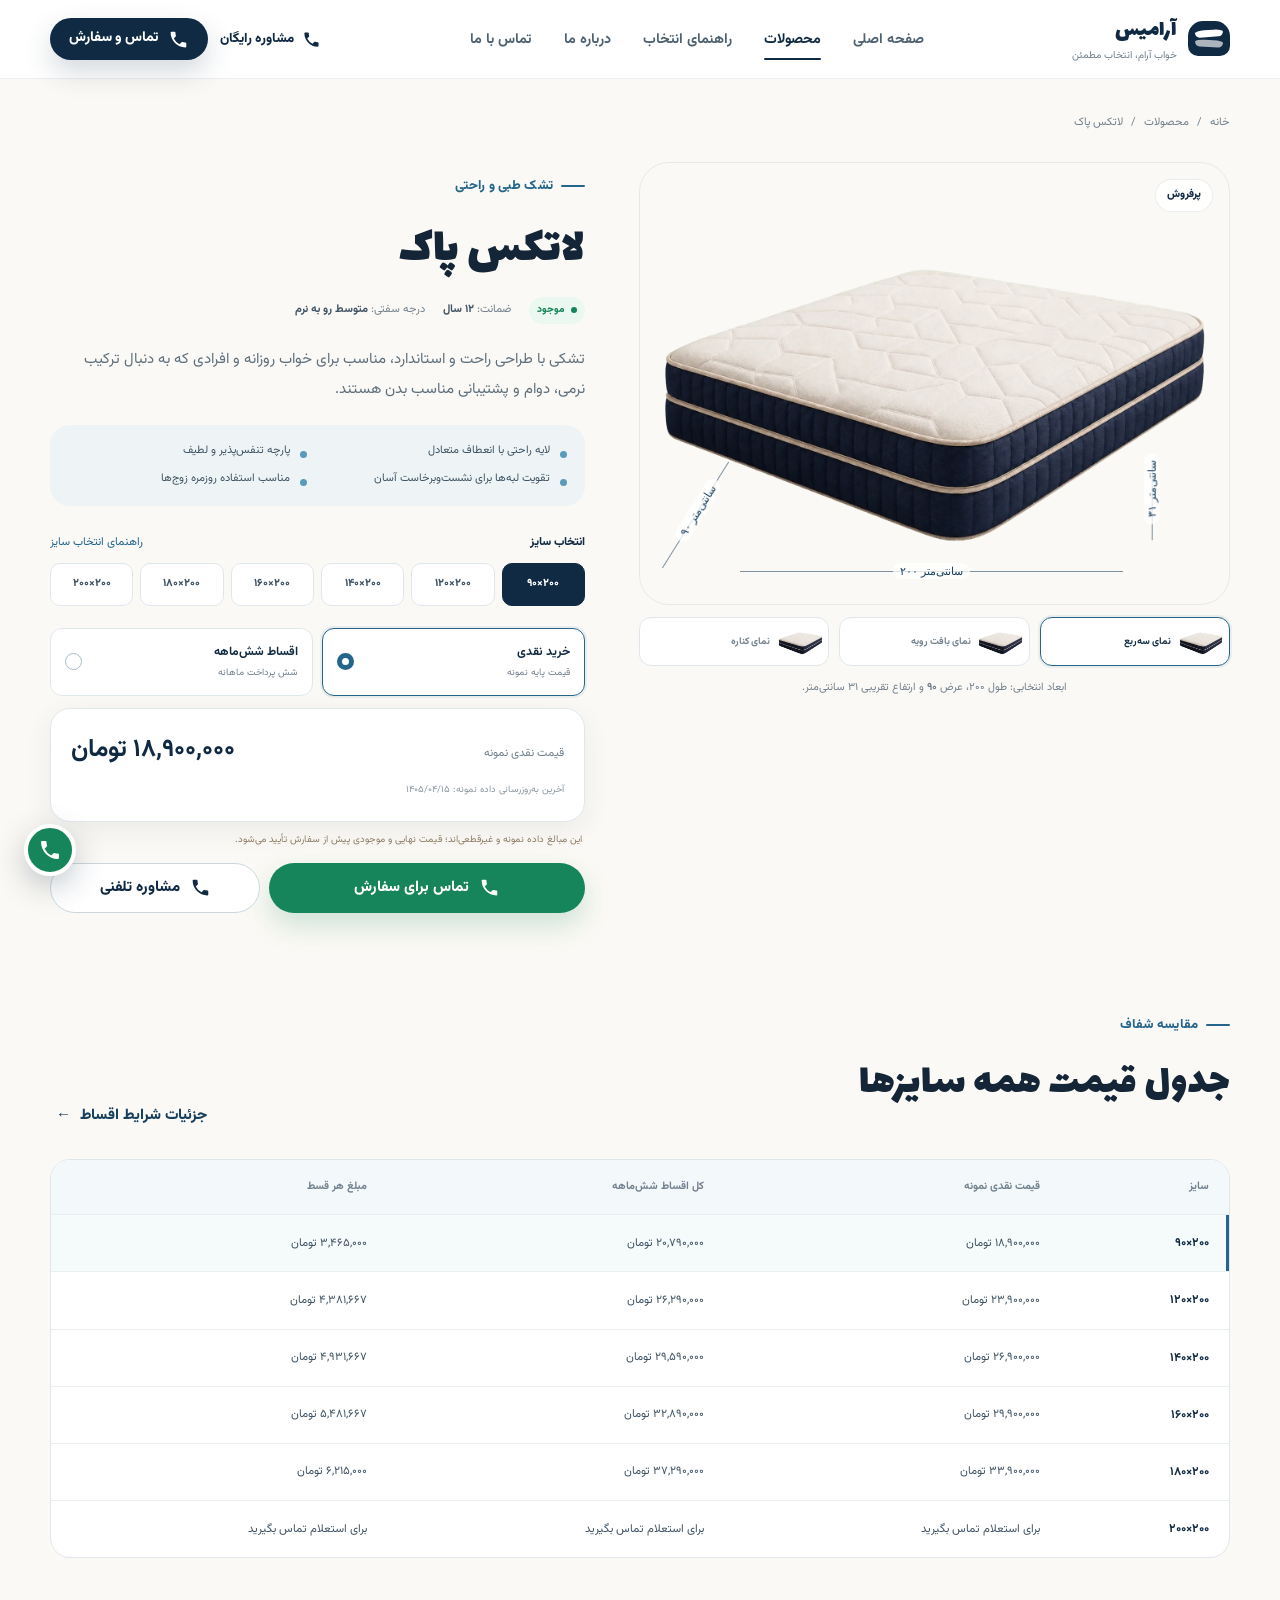
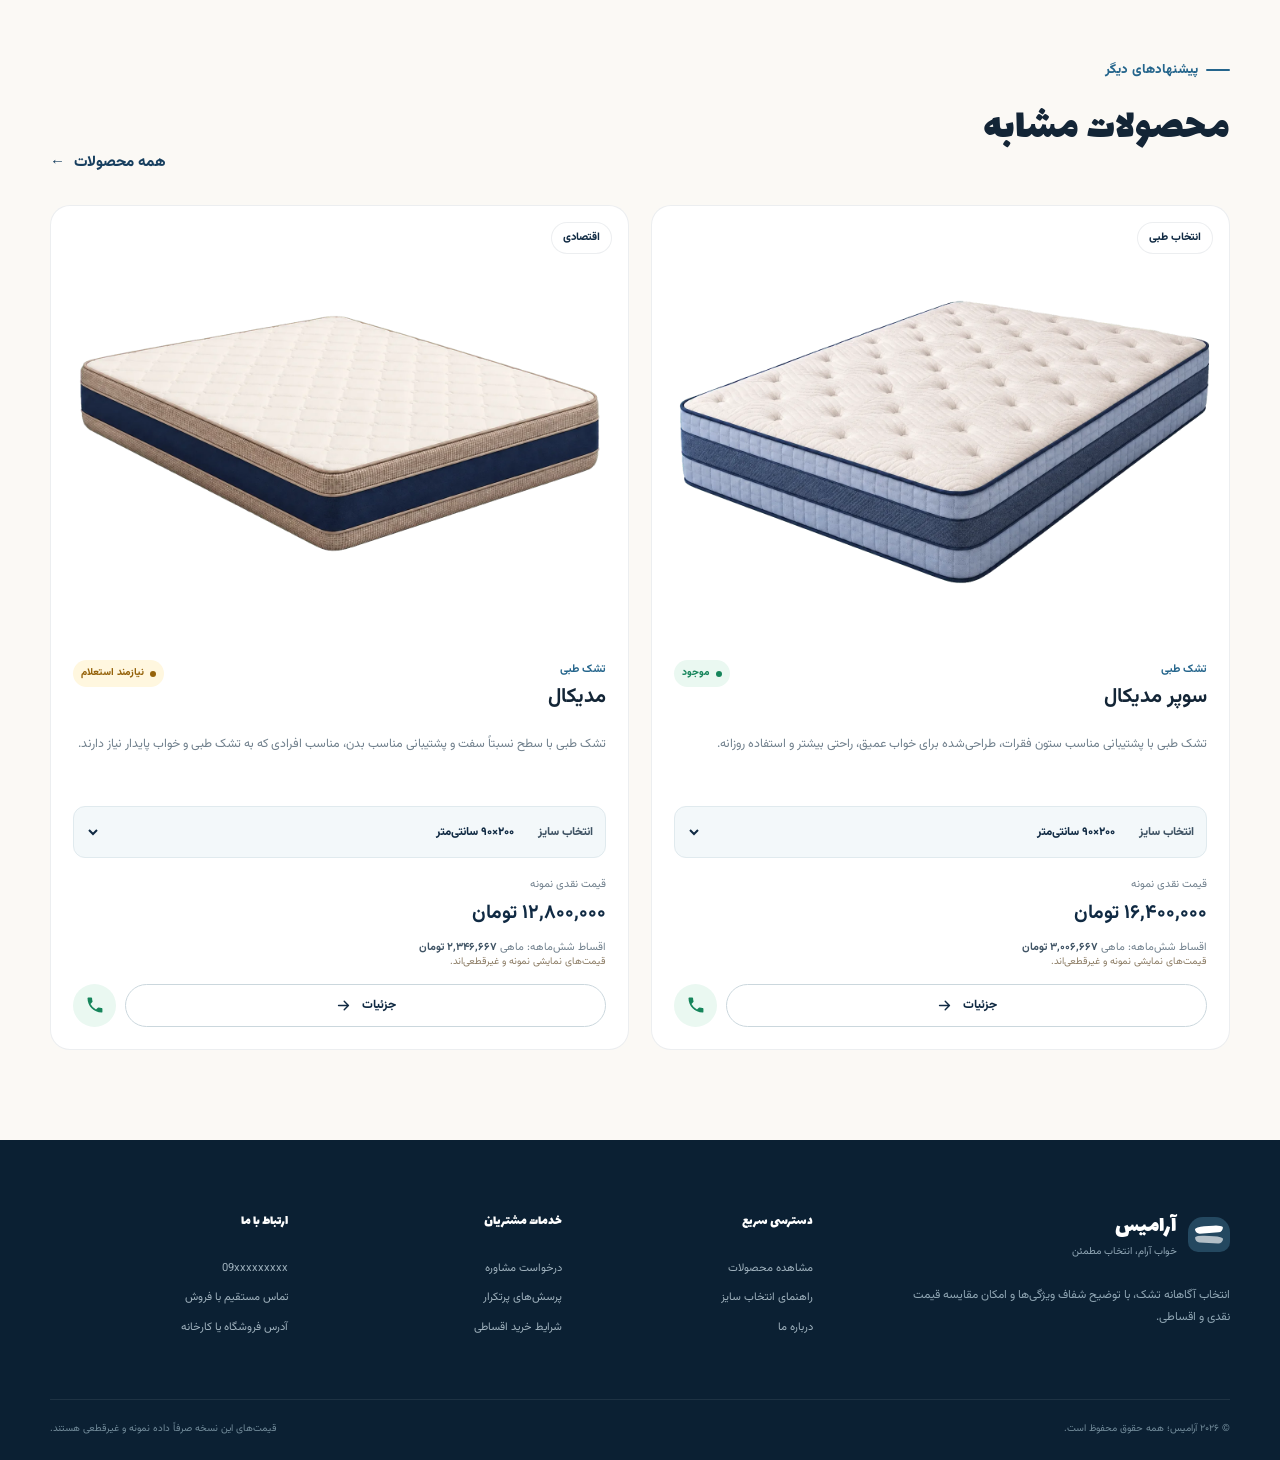
<file: product.html>
<!doctype html>
<html lang="fa" dir="rtl">
  <head>
    <meta charset="utf-8">
    <meta name="viewport" content="width=device-width, initial-scale=1">
    <meta name="theme-color" content="#102a43">
    <title>جزئیات تشک | آرامیس</title>
    <meta name="description" content="جزئیات تشک، انتخاب سایز و مشاهده قیمت نمونه نقدی و اقساطی شش‌ماهه.">
    <meta property="og:title" content="جزئیات محصول آرامیس">
    <meta property="og:type" content="product">
    <meta property="og:image" content="assets/images/latex-pak.png">
    <link rel="stylesheet" href="assets/css/style.css">
    <link rel="stylesheet" href="assets/css/responsive.css">
    <script defer src="assets/js/products.js"></script>
    <script defer src="assets/js/app.js"></script>
    <script defer src="assets/js/product-detail.js"></script>
  </head>
  <body>
    <a class="skip-link" href="#main-content">رفتن به محتوای اصلی</a>
    <div data-site-header></div>
    <main id="main-content" class="product-detail-main">
      <div class="container" data-product-detail>
        <div class="detail-loading" aria-label="در حال بارگذاری محصول">
          <div class="skeleton-image"></div>
          <div class="skeleton-lines"></div>
        </div>
      </div>
    </main>
    <div data-site-footer></div>
  </body>
</html>
</file>
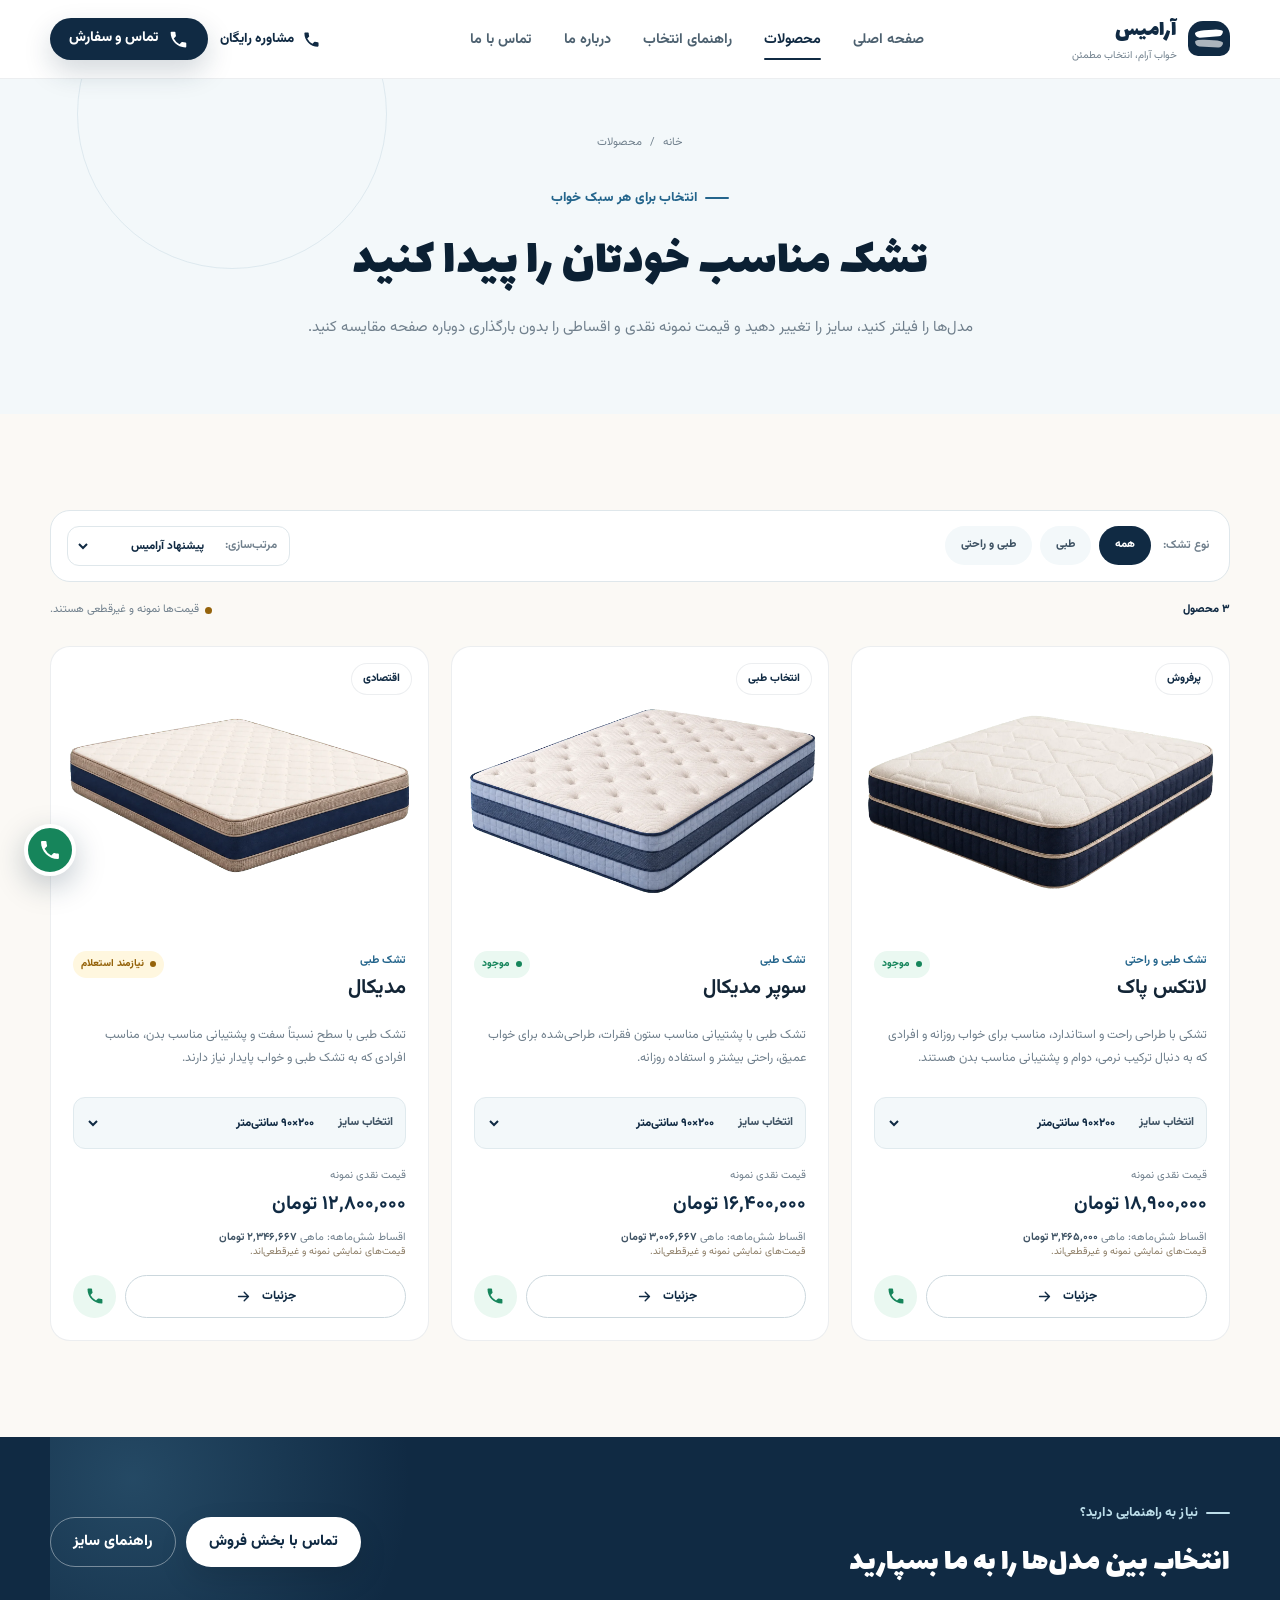
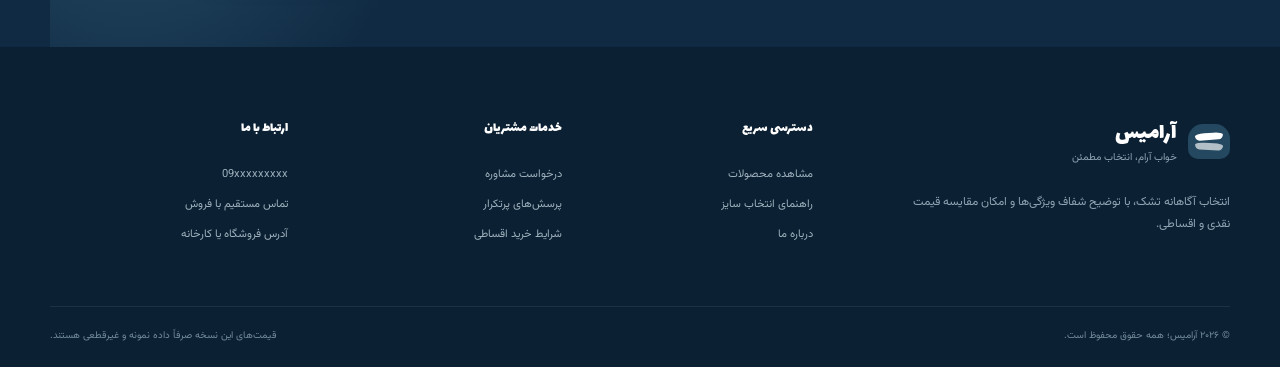
<file: products.html>
<!doctype html>
<html lang="fa" dir="rtl">
  <head>
    <meta charset="utf-8">
    <meta name="viewport" content="width=device-width, initial-scale=1">
    <meta name="theme-color" content="#102a43">
    <title>محصولات و قیمت تشک | آرامیس</title>
    <meta name="description" content="مشاهده و مقایسه مدل‌های تشک طبی و راحتی بر اساس سایز و قیمت نمونه نقدی و اقساطی.">
    <meta property="og:title" content="محصولات تشک آرامیس">
    <meta property="og:description" content="مدل، سایز و شرایط خرید تشک‌ها را ساده مقایسه کنید.">
    <meta property="og:type" content="website">
    <meta property="og:image" content="assets/images/super-medical.png">
    <link rel="stylesheet" href="assets/css/style.css">
    <link rel="stylesheet" href="assets/css/responsive.css">
    <script defer src="assets/js/products.js"></script>
    <script defer src="assets/js/app.js"></script>
  </head>
  <body>
    <a class="skip-link" href="#main-content">رفتن به محتوای اصلی</a>
    <div data-site-header></div>
    <main id="main-content">
      <section class="page-hero products-hero">
        <div class="container page-hero-inner">
          <nav class="breadcrumbs" aria-label="مسیر صفحه"><a href="index.html">خانه</a><span>/</span><span aria-current="page">محصولات</span></nav>
          <span class="eyebrow">انتخاب برای هر سبک خواب</span>
          <h1>تشک مناسب خودتان را پیدا کنید</h1>
          <p>مدل‌ها را فیلتر کنید، سایز را تغییر دهید و قیمت نمونه نقدی و اقساطی را بدون بارگذاری دوباره صفحه مقایسه کنید.</p>
        </div>
      </section>

      <section class="section catalog-section">
        <div class="container">
          <div class="catalog-toolbar">
            <div class="filter-group" aria-label="فیلتر نوع محصول">
              <span>نوع تشک:</span>
              <button type="button" class="active" data-filter="all" aria-pressed="true">همه</button>
              <button type="button" data-filter="medical" aria-pressed="false">طبی</button>
              <button type="button" data-filter="hybrid" aria-pressed="false">طبی و راحتی</button>
            </div>
            <div class="sort-group">
              <label for="sort-products">مرتب‌سازی:</label>
              <select id="sort-products" data-sort>
                <option value="default">پیشنهاد آرامیس</option>
                <option value="low">کمترین قیمت</option>
                <option value="high">بیشترین قیمت</option>
              </select>
            </div>
          </div>
          <div class="catalog-summary">
            <span data-product-count>۳ محصول</span>
            <p><i></i> قیمت‌ها نمونه و غیرقطعی هستند.</p>
          </div>
          <div class="products-grid catalog-grid" data-products-grid>
            <div class="skeleton-card"></div>
            <div class="skeleton-card"></div>
            <div class="skeleton-card"></div>
          </div>
        </div>
      </section>

      <section class="compact-cta">
        <div class="container compact-cta-inner reveal">
          <div><span class="eyebrow light">نیاز به راهنمایی دارید؟</span><h2>انتخاب بین مدل‌ها را به ما بسپارید</h2></div>
          <div class="cta-actions">
            <a class="button button-light" data-call-link href="tel:09xxxxxxxxx">تماس با بخش فروش</a>
            <a class="button button-outline-light" href="index.html#size-guide">راهنمای سایز</a>
          </div>
        </div>
      </section>
    </main>
    <div data-site-footer></div>
  </body>
</html>
</file>
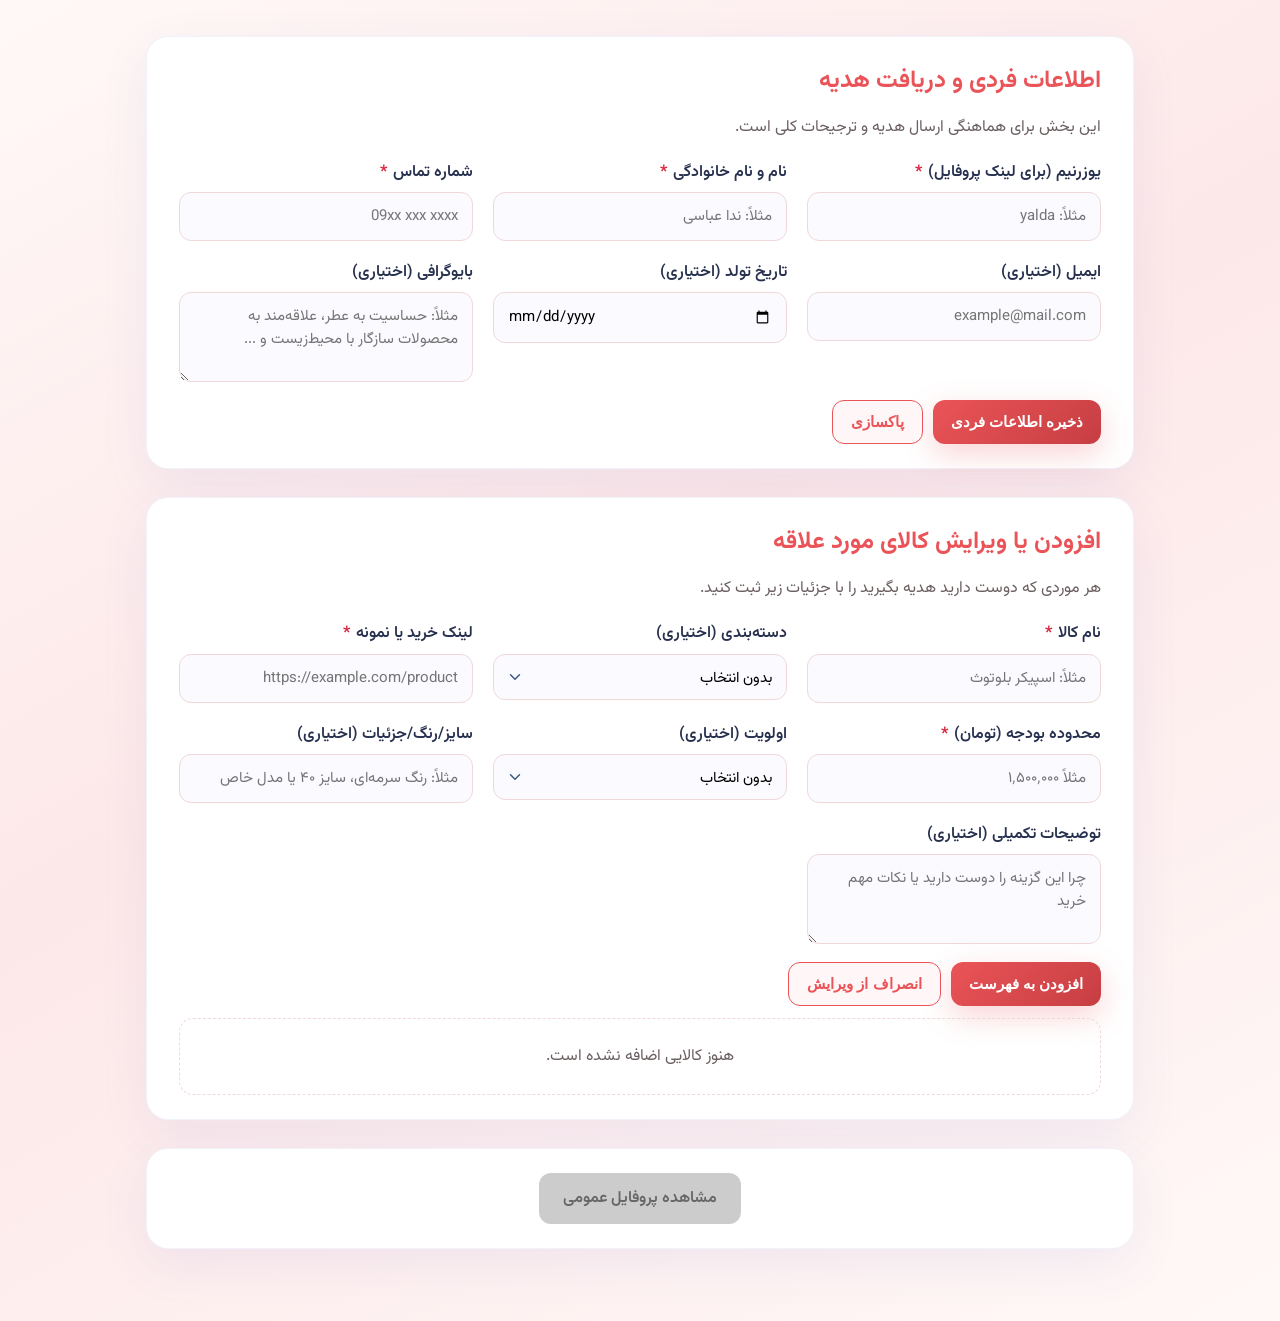
<file: profile.html>
<!DOCTYPE html>
<html lang="fa" dir="rtl">
  <head>
    <meta charset="UTF-8" />
    <meta name="viewport" content="width=device-width, initial-scale=1.0" />
    <title>فرم دریافت هدیه | فهرست خواسته‌ها</title>
    <link
      rel="preconnect"
      href="https://fonts.googleapis.com"
      crossorigin="anonymous"
    />
    <link
      rel="preconnect"
      href="https://fonts.gstatic.com"
      crossorigin="anonymous"
    />
    <link
      href="https://fonts.googleapis.com/css2?family=Vazirmatn:wght@400;500;600&display=swap"
      rel="stylesheet"
    />
    <style>
      :root {
        color-scheme: light;
        --bg: #fff8f7;
        --card: #ffffff;
        --accent: #ea5458;
        --accent-2: #c63e42;
        --accent-light: #fde8e9;
        --text: #1f1a1b;
        --muted: #6b5f60;
        --border: #f0d7d8;
        --shadow: 0 24px 70px rgba(234, 84, 88, 0.12);
        font-family: "Vazirmatn", sans-serif;
      }

      * {
        box-sizing: border-box;
      }

      body {
        margin: 0;
        min-height: 100vh;
        background: linear-gradient(150deg, #fff8f7 0%, #fde8e9 45%, #fff8f7 100%);
        color: var(--text);
        line-height: 1.7;
      }

      .page {
        max-width: 1100px;
        margin: 0 auto;
        padding: 36px clamp(18px, 5vw, 56px) 72px;
        display: flex;
        flex-direction: column;
        gap: 28px;
      }

      .hero {
        background: rgba(255, 255, 255, 0.92);
        border-radius: 24px;
        padding: clamp(28px, 5vw, 48px);
        box-shadow: var(--shadow);
        border: 1px solid rgba(234, 84, 88, 0.12);
        backdrop-filter: blur(4px);
        display: grid;
        grid-template-columns: repeat(auto-fit, minmax(260px, 1fr));
        gap: 28px;
      }

      .badge {
        display: inline-flex;
        align-items: center;
        gap: 8px;
        padding: 8px 16px;
        border-radius: 999px;
        background: var(--accent-light);
        color: var(--accent);
        font-weight: 600;
        font-size: 14px;
        margin-bottom: 12px;
      }

      h1 {
        margin: 0 0 12px;
        color: var(--accent);
        font-size: clamp(30px, 5vw, 42px);
      }

      p.lead {
        margin: 0 0 18px;
        color: var(--muted);
        font-size: 17px;
      }

      .hero-list {
        margin: 0;
        padding: 0 18px 0 0;
        color: var(--muted);
        display: grid;
        gap: 6px;
        list-style: "• ";
      }

      .hero-stats {
        display: grid;
        grid-template-columns: repeat(auto-fit, minmax(150px, 1fr));
        gap: 12px;
        margin-top: 18px;
      }

      .stat {
        background: var(--accent);
        color: #fff;
        border-radius: 18px;
        padding: 14px;
        display: flex;
        flex-direction: column;
        gap: 4px;
      }

      .stat strong {
        font-size: 20px;
      }

      section {
        background: var(--card);
        border-radius: 22px;
        padding: 24px clamp(18px, 3vw, 32px);
        box-shadow: 0 16px 50px rgba(74, 95, 193, 0.08);
        border: 1px solid rgba(74, 95, 193, 0.08);
      }

      section h2 {
        margin: 0 0 12px;
        color: var(--accent);
      }

      section p {
        margin: 0 0 18px;
        color: var(--muted);
      }

      form {
        display: grid;
        grid-template-columns: repeat(auto-fit, minmax(240px, 1fr));
        gap: 18px 20px;
        align-items: start;
      }

      label {
        display: flex;
        flex-direction: column;
        gap: 6px;
        font-weight: 600;
        color: #27314f;
      }

      .label-head {
        display: inline-flex;
        align-items: center;
        gap: 6px;
        white-space: nowrap;
      }

      .req {
        color: #d7263d;
        font-weight: 800;
      }

      input,
      textarea,
      select {
        border: 1px solid var(--border);
        border-radius: 12px;
        padding: 12px 14px;
        font-size: 15px;
        font-family: inherit;
        background: #fbfbff;
        transition: border-color 0.2s, box-shadow 0.2s;
      }

      input:focus,
      textarea:focus,
      select:focus {
        outline: none;
        border-color: var(--accent);
        box-shadow: 0 0 0 3px rgba(74, 95, 193, 0.14);
      }

      select {
        appearance: none;
        background-image: url("data:image/svg+xml,%3Csvg xmlns='http://www.w3.org/2000/svg' width='18' height='18' viewBox='0 0 24 24' fill='none' stroke='%233d5a80' stroke-width='2' stroke-linecap='round' stroke-linejoin='round'%3E%3Cpolyline points='6 9 12 15 18 9'%3E%3C/polyline%3E%3C/svg%3E");
        background-repeat: no-repeat;
        background-position: 12px 50%;
        padding-left: 44px;
        padding-right: 14px;
        height: 46px;
      }

      textarea {
        min-height: 90px;
        resize: vertical;
      }

      .actions {
        display: flex;
        gap: 10px;
        flex-wrap: wrap;
        grid-column: 1 / -1;
      }

      button,
      .ghost {
        border: none;
        cursor: pointer;
        border-radius: 12px;
        padding: 12px 18px;
        font-weight: 700;
        font-size: 15px;
        transition: transform 0.15s ease, box-shadow 0.2s ease, background 0.2s;
      }

      button.primary {
        background: linear-gradient(135deg, var(--accent), #c63e42);
        color: #fff;
        box-shadow: 0 10px 30px rgba(234, 84, 88, 0.25);
      }

      button.secondary {
        background: #fff7f7;
        color: var(--accent);
        border: 1px solid var(--accent);
      }

      button:hover,
      .ghost:hover {
        transform: translateY(-1px);
      }

      .list {
        display: grid;
        gap: 12px;
        margin-top: 12px;
      }

      .card {
        background: #fffafa;
        border: 1px solid var(--border);
        border-radius: 16px;
        padding: 14px;
        display: grid;
        grid-template-columns: 1fr auto;
        gap: 10px;
        align-items: center;
        transition: transform 0.15s ease, box-shadow 0.2s ease;
      }

      .card h3 {
        margin: 0 0 6px;
      }

      .card p {
        margin: 0;
        color: var(--muted);
        font-size: 14px;
      }

      .pill {
        display: inline-block;
        background: var(--accent-light);
        color: var(--accent);
        padding: 4px 10px;
        border-radius: 999px;
        font-size: 13px;
        margin-left: 6px;
      }

      .card-actions {
        display: flex;
        gap: 6px;
      }

      .ghost {
        background: #fff1f1;
        color: #2b2b2b;
        border: 1px solid var(--border);
      }

      .empty {
        text-align: center;
        padding: 24px;
        color: var(--muted);
        border: 1px dashed var(--border);
        border-radius: 14px;
      }

      .card:hover {
        transform: translateY(-2px);
        box-shadow: 0 14px 36px rgba(74, 95, 193, 0.12);
      }

      @media (max-width: 640px) {
        .card {
          grid-template-columns: 1fr;
        }
        .actions {
          flex-direction: column;
        }
        form {
          grid-template-columns: 1fr;
        }
      }
    </style>
  </head>
  <body>
    <div class="page">
      <section>
        <h2>اطلاعات فردی و دریافت هدیه</h2>
        <p>این بخش برای هماهنگی ارسال هدیه و ترجیحات کلی است.</p>
        <form id="profileForm">
          <label>
            <span class="label-head">یوزرنیم (برای لینک پروفایل) <span class="req">*</span></span>
            <input name="username" id="usernameInput" required placeholder="مثلاً: yalda" pattern="[a-z0-9_-]+" title="فقط حروف کوچک انگلیسی، اعداد، خط تیره و آندرلاین مجاز است" />
            <small id="usernameError" style="color: #d7263d; display: none; margin-top: 4px; font-size: 12px;"></small>
            <small id="usernameSuccess" style="color: #28a745; display: none; margin-top: 4px; font-size: 12px;">✓ یوزرنیم در دسترس است</small>
          </label>
          <label>
            <span class="label-head">نام و نام خانوادگی <span class="req">*</span></span>
            <input name="fullName" required placeholder="مثلاً: ندا عباسی" />
          </label>
          <label>
            <span class="label-head">شماره تماس <span class="req">*</span></span>
            <input
              name="phone"
              inputmode="tel"
              required
              placeholder="09xx xxx xxxx"
            />
          </label>
          <label>
            ایمیل (اختیاری)
            <input name="email" type="email" placeholder="example@mail.com" />
          </label>
          <label>
            تاریخ تولد (اختیاری)
            <input name="eventDate" type="date" />
          </label>
          <label>
            بایوگرافی (اختیاری)
            <textarea
              name="constraints"
              placeholder="مثلاً: حساسیت به عطر، علاقه‌مند به محصولات سازگار با محیط‌زیست و ..."
            ></textarea>
          </label>
          <div class="actions">
            <button type="submit" class="primary">ذخیره اطلاعات فردی</button>
            <button type="button" class="secondary" id="resetProfile">
              پاکسازی
            </button>
          </div>
        </form>
      </section>

      <section>
        <h2>افزودن یا ویرایش کالای مورد علاقه</h2>
        <p>هر موردی که دوست دارید هدیه بگیرید را با جزئیات زیر ثبت کنید.</p>
        <form id="itemForm">
          <label>
            <span class="label-head">نام کالا <span class="req">*</span></span>
            <input name="title" required placeholder="مثلاً: اسپیکر بلوتوث" />
          </label>
          <label>
            دسته‌بندی (اختیاری)
            <select name="category">
              <option value="">بدون انتخاب</option>
              <option value="تکنولوژی">تکنولوژی</option>
              <option value="پوشاک">پوشاک</option>
              <option value="کتاب">کتاب</option>
              <option value="تزئینی">تزئینی</option>
              <option value="تجربه‌ای (کلاس/تور)">تجربه‌ای (کلاس/تور)</option>
              <option value="دیگر">دیگر</option>
            </select>
          </label>
          <label>
            <span class="label-head">لینک خرید یا نمونه <span class="req">*</span></span>
            <input
              name="link"
              type="url"
              required
              placeholder="https://example.com/product"
            />
          </label>
          <label>
            <span class="label-head">محدوده بودجه (تومان) <span class="req">*</span></span>
            <input
              name="budget"
              inputmode="numeric"
              required
              placeholder="مثلاً ۱٬۵۰۰٬۰۰۰"
            />
          </label>
          <label>
            اولویت (اختیاری)
            <select name="priority">
              <option value="">بدون انتخاب</option>
              <option value="خیلی مهم">خیلی مهم</option>
              <option value="مهم">مهم</option>
              <option value="خوشحال‌کننده">خوشحال‌کننده</option>
              <option value="گزینه جایگزین">گزینه جایگزین</option>
            </select>
          </label>
          <label>
            سایز/رنگ/جزئیات (اختیاری)
            <input
              name="options"
              placeholder="مثلاً: رنگ سرمه‌ای، سایز ۴۰ یا مدل خاص"
            />
          </label>
          <label>
            توضیحات تکمیلی (اختیاری)
            <textarea
              name="notes"
              placeholder="چرا این گزینه را دوست دارید یا نکات مهم خرید"
            ></textarea>
          </label>
          <div class="actions">
            <button type="submit" class="primary" id="submitItem">
              افزودن به فهرست
            </button>
            <button type="button" class="secondary" id="cancelEdit">
              انصراف از ویرایش
            </button>
          </div>
        </form>

        <div class="list" id="itemsList">
          <div class="empty">هنوز کالایی اضافه نشده است.</div>
        </div>
      </section>

      <section style="text-align: center; padding: 24px;">
        <a href="#" id="publicProfileLink" class="public-profile-link disabled" style="display: inline-block; padding: 12px 24px; background: #ccc; color: #666; text-decoration: none; border-radius: 12px; font-weight: 600; transition: all 0.2s; cursor: not-allowed; pointer-events: none;">
          مشاهده پروفایل عمومی
        </a>
      </section>
    </div>

    <script src="./people-config.js"></script>
    <script>
      const params = new URLSearchParams(window.location.search);
      const personId = params.get('person');
      const STORAGE_KEY = personId ? `gift-template-v1-${personId}` : "gift-template-v1";
      const USERNAMES_KEY = "gift-template-usernames"; // Key for storing all usernames
      const profileForm = document.getElementById("profileForm");
      const itemForm = document.getElementById("itemForm");
      const itemsList = document.getElementById("itemsList");
      const submitItemBtn = document.getElementById("submitItem");
      const cancelEditBtn = document.getElementById("cancelEdit");
      const resetProfileBtn = document.getElementById("resetProfile");
      const usernameInput = document.getElementById("usernameInput");
      const usernameError = document.getElementById("usernameError");
      const usernameSuccess = document.getElementById("usernameSuccess");

      let items = [];
      let editingId = null;

      const readStorage = () => {
        try {
          const saved = JSON.parse(localStorage.getItem(STORAGE_KEY));
          return saved || { profile: {}, items: [] };
        } catch (e) {
          return { profile: {}, items: [] };
        }
      };

      const writeStorage = (data) => {
        localStorage.setItem(STORAGE_KEY, JSON.stringify(data));
      };

      // Get all registered usernames
      const getAllUsernames = () => {
        try {
          const usernames = JSON.parse(localStorage.getItem(USERNAMES_KEY) || "{}");
          return usernames;
        } catch (e) {
          return {};
        }
      };

      // Check if username is available (not duplicate)
      const checkUsernameAvailability = (username, currentPersonId) => {
        if (!username || username.trim() === "") return false;
        const usernameLower = username.toLowerCase().trim();
        const allUsernames = getAllUsernames();
        
        // Check if username exists and belongs to a different person
        if (allUsernames[usernameLower] && allUsernames[usernameLower] !== currentPersonId) {
          return false;
        }
        return true;
      };

      // Register username
      const registerUsername = (username, personId) => {
        if (!username || !personId) return;
        const usernameLower = username.toLowerCase().trim();
        const allUsernames = getAllUsernames();
        allUsernames[usernameLower] = personId;
        localStorage.setItem(USERNAMES_KEY, JSON.stringify(allUsernames));
      };

      // Remove username registration
      const unregisterUsername = (username) => {
        if (!username) return;
        const usernameLower = username.toLowerCase().trim();
        const allUsernames = getAllUsernames();
        delete allUsernames[usernameLower];
        localStorage.setItem(USERNAMES_KEY, JSON.stringify(allUsernames));
      };

      const fillProfile = (profile) => {
        Object.entries(profile || {}).forEach(([key, value]) => {
          if (profileForm.elements[key]) {
            profileForm.elements[key].value = value;
          }
        });
      };

      const renderItems = () => {
        itemsList.innerHTML = "";
        if (!items.length) {
          itemsList.innerHTML =
            '<div class="empty">هنوز کالایی اضافه نشده است.</div>';
          return;
        }

        items.forEach((item) => {
          const card = document.createElement("div");
          card.className = "card";
          card.innerHTML = `
            <div>
              <h3>${item.title} <span class="pill">${item.category}</span></h3>
              <p>${item.notes || "بدون توضیح اضافه"}</p>
              <p>
                <span class="pill">اولویت: ${item.priority}</span>
                ${item.budget ? `<span class="pill">بودجه: ${item.budget}</span>` : ""}
                ${item.options ? `<span class="pill">${item.options}</span>` : ""}
                ${item.link ? `<a href="${item.link}" target="_blank" class="pill" style="text-decoration:none;">لینک</a>` : ""}
              </p>
            </div>
            <div class="card-actions">
              <button class="ghost" data-edit="${item.id}">ویرایش</button>
              <button class="ghost" data-delete="${item.id}">حذف</button>
            </div>
          `;
          itemsList.appendChild(card);
        });

      };

      const resetItemForm = () => {
        itemForm.reset();
        editingId = null;
        submitItemBtn.textContent = "افزودن به فهرست";
        cancelEditBtn.hidden = false;
      };

      // Username validation on input
      if (usernameInput) {
        let usernameCheckTimeout;
        usernameInput.addEventListener("input", (e) => {
          clearTimeout(usernameCheckTimeout);
          const username = e.target.value.trim().toLowerCase();
          
          usernameError.style.display = "none";
          usernameSuccess.style.display = "none";
          
          if (username === "") {
            updatePublicProfileLink('');
            return;
          }
          
          // Validate format
          if (!/^[a-z0-9_-]+$/.test(username)) {
            usernameError.textContent = "فقط حروف کوچک انگلیسی، اعداد، خط تیره و آندرلاین مجاز است";
            usernameError.style.display = "block";
            return;
          }
          
          // Check availability after a short delay
          usernameCheckTimeout = setTimeout(() => {
            const isAvailable = checkUsernameAvailability(username, personId);
            if (isAvailable) {
              usernameSuccess.style.display = "block";
              usernameError.style.display = "none";
              // Update button if username is valid
              if (username.length > 0) {
                updatePublicProfileLink(username);
              } else {
                updatePublicProfileLink('');
              }
            } else {
              usernameError.textContent = "این یوزرنیم قبلاً استفاده شده است";
              usernameError.style.display = "block";
              usernameSuccess.style.display = "none";
              updatePublicProfileLink('');
            }
          }, 500);
        });
      }

      profileForm.addEventListener("submit", (e) => {
        e.preventDefault();
        const formData = new FormData(profileForm);
        const profile = Object.fromEntries(formData.entries());
        const username = profile.username?.trim().toLowerCase();
        
        // Validate username
        if (!username) {
          alert("لطفاً یوزرنیم را وارد کنید");
          return;
        }
        
        if (!/^[a-z0-9_-]+$/.test(username)) {
          alert("یوزرنیم فقط می‌تواند شامل حروف کوچک انگلیسی، اعداد، خط تیره و آندرلاین باشد");
          return;
        }
        
        // Check if username is available
        const stored = readStorage();
        const oldUsername = stored.profile?.username?.trim().toLowerCase();
        
        // If username changed, check availability
        if (oldUsername !== username) {
          if (!checkUsernameAvailability(username, personId)) {
            alert("این یوزرنیم قبلاً استفاده شده است. لطفاً یوزرنیم دیگری انتخاب کنید");
            return;
          }
          
          // Unregister old username if exists
          if (oldUsername) {
            unregisterUsername(oldUsername);
          }
          
          // Register new username
          registerUsername(username, personId);
        } else if (!oldUsername) {
          // First time setting username
          registerUsername(username, personId);
        }
        
        writeStorage({ profile, items });
        alert("اطلاعات فردی ذخیره شد.");
        
        // Update public profile link
        updatePublicProfileLink(username);
      });

      resetProfileBtn.addEventListener("click", () => {
        const stored = readStorage();
        const oldUsername = stored.profile?.username?.trim().toLowerCase();
        
        // Unregister username if exists
        if (oldUsername) {
          unregisterUsername(oldUsername);
        }
        
        profileForm.reset();
        writeStorage({ profile: {}, items: stored.items || [] });
        
        // Hide public profile link
        const publicProfileLink = document.getElementById('publicProfileLink');
        if (publicProfileLink) {
          publicProfileLink.style.display = 'none';
        }
        
        // Hide username messages
        if (usernameError) usernameError.style.display = 'none';
        if (usernameSuccess) usernameSuccess.style.display = 'none';
      });

      itemForm.addEventListener("submit", (e) => {
        e.preventDefault();
        const data = Object.fromEntries(new FormData(itemForm).entries());

        if (editingId) {
          items = items.map((it) => (it.id === editingId ? { ...it, ...data } : it));
        } else {
          items.push({ id: crypto.randomUUID(), ...data });
        }

        writeStorage({ profile: readStorage().profile, items });
        renderItems();
        resetItemForm();
      });

      itemsList.addEventListener("click", (e) => {
        const editId = e.target.getAttribute("data-edit");
        const deleteId = e.target.getAttribute("data-delete");

        if (editId) {
          const item = items.find((it) => it.id === editId);
          if (!item) return;
          Object.entries(item).forEach(([key, value]) => {
            if (itemForm.elements[key]) itemForm.elements[key].value = value;
          });
          editingId = editId;
          submitItemBtn.textContent = "ویرایش آیتم";
          cancelEditBtn.hidden = false;
        }

        if (deleteId) {
          if (!confirm("آیا از حذف این آیتم مطمئن هستید؟")) return;
          items = items.filter((it) => it.id !== deleteId);
          writeStorage({ profile: readStorage().profile, items });
          renderItems();
          resetItemForm();
        }
      });

      cancelEditBtn.addEventListener("click", resetItemForm);

      const bootstrapFromSession = () => {
        const draft = sessionStorage.getItem("wishlistImport");
        if (!draft) return null;
        try {
          const parsed = JSON.parse(draft);
          sessionStorage.removeItem("wishlistImport");
          return parsed;
        } catch (e) {
          sessionStorage.removeItem("wishlistImport");
          return null;
        }
      };

      // Update public profile link
      const updatePublicProfileLink = (username) => {
        const publicProfileLink = document.getElementById('publicProfileLink');
        if (!publicProfileLink) return;
        
        if (username && username.trim() !== '') {
          // Build absolute URL
          const baseUrl = 'https://esmailiyan.github.io/';
          publicProfileLink.href = `${baseUrl}index.html?person=${username}`;
          publicProfileLink.style.display = 'inline-block';
          publicProfileLink.classList.remove('disabled');
          publicProfileLink.style.background = 'var(--accent)';
          publicProfileLink.style.color = '#fff';
          publicProfileLink.style.cursor = 'pointer';
          publicProfileLink.style.pointerEvents = 'auto';
        } else {
          // Disabled state
          publicProfileLink.href = '#';
          publicProfileLink.style.display = 'inline-block';
          publicProfileLink.classList.add('disabled');
          publicProfileLink.style.background = '#ccc';
          publicProfileLink.style.color = '#666';
          publicProfileLink.style.cursor = 'not-allowed';
          publicProfileLink.style.pointerEvents = 'none';
        }
      };

      // Setup public profile link on page load
      const setupPublicProfileLink = () => {
        const stored = readStorage();
        const username = stored.profile?.username;
        updatePublicProfileLink(username);
      };

      // init
      const stored = readStorage();
      const imported = bootstrapFromSession();
      const initialProfile = imported?.profile && Object.keys(imported.profile).length ? imported.profile : stored.profile;
      const initialItems = imported?.items?.length ? imported.items : stored.items || [];

      items = initialItems;
      fillProfile(initialProfile);
      writeStorage({ profile: initialProfile || {}, items });
      renderItems();
      
      // Setup public profile link
      setupPublicProfileLink();
    </script>
  </body>
</html>
</file>
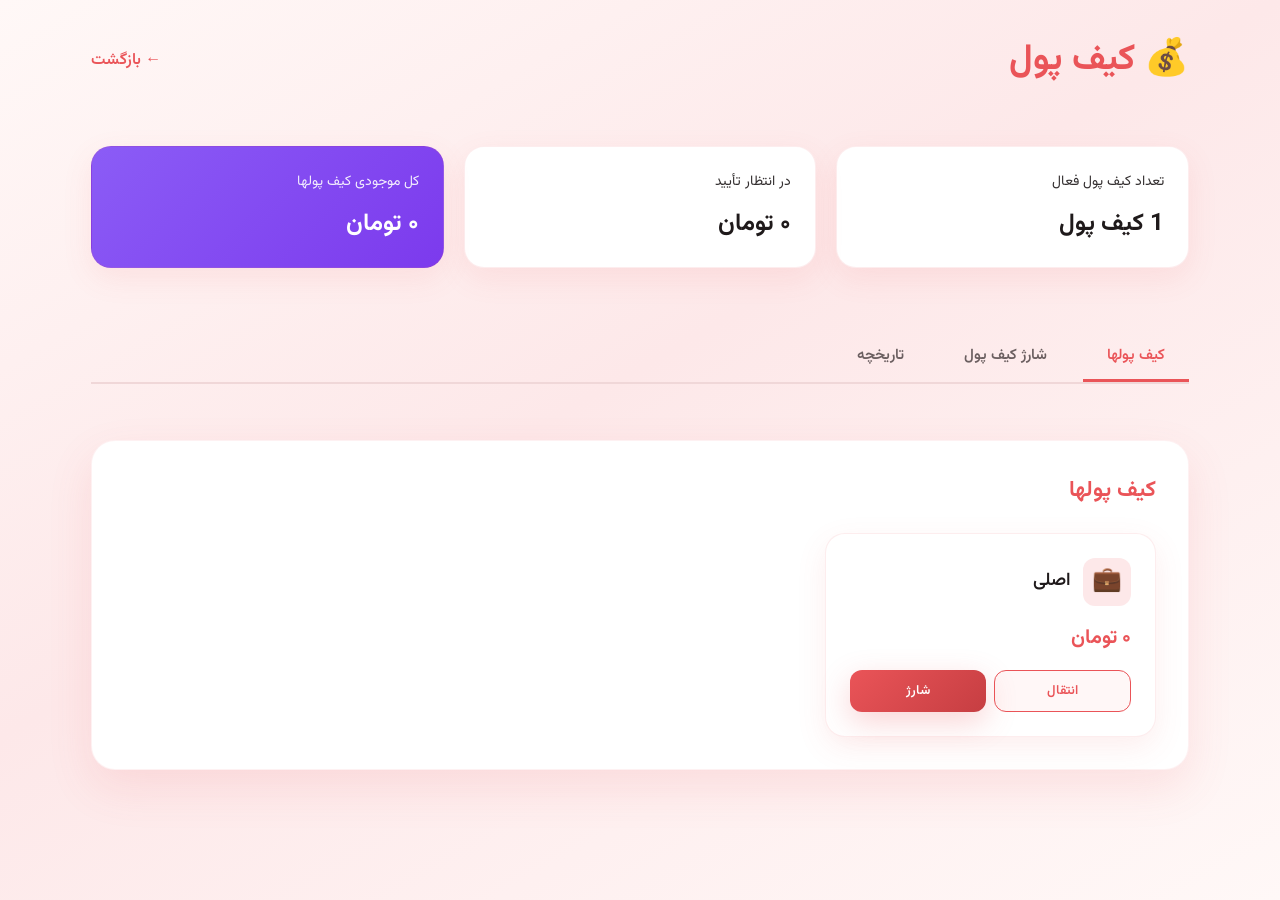
<file: wallet.html>
<!DOCTYPE html>
<html lang="fa" dir="rtl">
  <head>
    <meta charset="UTF-8" />
    <meta name="viewport" content="width=device-width, initial-scale=1.0" />
    <title>کیف پول | کتابچه هدیه</title>
    <link
      rel="preconnect"
      href="https://fonts.googleapis.com"
      crossorigin="anonymous"
    />
    <link
      rel="preconnect"
      href="https://fonts.gstatic.com"
      crossorigin="anonymous"
    />
    <link
      href="https://fonts.googleapis.com/css2?family=Vazirmatn:wght@400;500;600&display=swap"
      rel="stylesheet"
    />
    <style>
      :root {
        color-scheme: light;
        --bg: #fff8f7;
        --card: #ffffff;
        --accent: #ea5458;
        --accent-light: #fde8e9;
        --text: #1f1a1b;
        --muted: #6b5f60;
        --border: #f0d7d8;
        font-family: "Vazirmatn", sans-serif;
      }

      * {
        box-sizing: border-box;
      }

      body {
        margin: 0;
        min-height: 100vh;
        background: linear-gradient(150deg, #fff8f7 0%, #fde8e9 45%, #fff8f7 100%);
        color: var(--text);
        line-height: 1.6;
        font-size: 16px;
      }

      .page {
        max-width: 1200px;
        margin: 0 auto;
        padding: 32px clamp(20px, 4vw, 56px) 64px;
        display: flex;
        flex-direction: column;
        gap: 32px;
      }

      .header {
        display: flex;
        justify-content: space-between;
        align-items: center;
        margin-bottom: 24px;
      }

      .header h1 {
        margin: 0;
        color: var(--accent);
        font-size: clamp(28px, 5vw, 36px);
      }

      .back-link {
        color: var(--accent);
        text-decoration: none;
        font-weight: 600;
        display: flex;
        align-items: center;
        gap: 8px;
      }

      .back-link:hover {
        text-decoration: underline;
      }

      .summary-cards {
        display: grid;
        grid-template-columns: repeat(auto-fit, minmax(200px, 1fr));
        gap: 20px;
        margin-bottom: 32px;
      }

      .summary-card {
        background: var(--card);
        border-radius: 20px;
        padding: 24px;
        box-shadow: 0 10px 30px rgba(234, 84, 88, 0.1);
        border: 1px solid rgba(234, 84, 88, 0.1);
      }

      .summary-card.purple {
        background: linear-gradient(135deg, #8b5cf6, #7c3aed);
        color: #fff;
      }

      .summary-card-title {
        font-size: 14px;
        opacity: 0.9;
        margin-bottom: 12px;
      }

      .summary-card-amount {
        font-size: 24px;
        font-weight: 700;
        margin: 0;
      }

      .tabs {
        display: flex;
        gap: 12px;
        margin-bottom: 24px;
        border-bottom: 2px solid var(--border);
      }

      .tab {
        padding: 12px 24px;
        background: none;
        border: none;
        border-bottom: 3px solid transparent;
        color: var(--muted);
        font-weight: 600;
        cursor: pointer;
        transition: all 0.2s ease;
        font-family: inherit;
        font-size: 15px;
      }

      .tab.active {
        color: var(--accent);
        border-bottom-color: var(--accent);
      }

      .tab-content {
        display: none;
      }

      .tab-content.active {
        display: block;
      }

      .card {
        background: var(--card);
        border-radius: 24px;
        padding: 32px;
        box-shadow: 0 18px 45px rgba(234, 84, 88, 0.12);
        border: 1px solid rgba(234, 84, 88, 0.08);
      }

      .card h2 {
        margin: 0 0 24px;
        color: var(--accent);
        font-size: 22px;
      }

      .form-group {
        margin-bottom: 20px;
      }

      .form-group label {
        display: block;
        margin-bottom: 8px;
        font-weight: 600;
        color: var(--text);
      }

      .form-group input,
      .form-group select {
        width: 100%;
        padding: 12px 16px;
        border: 1px solid var(--border);
        border-radius: 12px;
        font-size: 15px;
        font-family: inherit;
        background: #fbfbff;
        transition: border-color 0.2s, box-shadow 0.2s;
      }

      .form-group input:focus,
      .form-group select:focus {
        outline: none;
        border-color: var(--accent);
        box-shadow: 0 0 0 3px rgba(234, 84, 88, 0.14);
      }

      .btn {
        padding: 14px 28px;
        border: none;
        border-radius: 12px;
        font-weight: 600;
        font-size: 15px;
        cursor: pointer;
        transition: all 0.2s ease;
        font-family: inherit;
      }

      .btn-primary {
        background: linear-gradient(135deg, var(--accent), #c63e42);
        color: #fff;
        box-shadow: 0 10px 30px rgba(234, 84, 88, 0.25);
      }

      .btn-primary:hover {
        transform: translateY(-1px);
        box-shadow: 0 12px 35px rgba(234, 84, 88, 0.3);
      }

      .btn-secondary {
        background: #fff7f7;
        color: var(--accent);
        border: 1px solid var(--accent);
      }

      .btn-secondary:hover {
        background: var(--accent-light);
      }

      .wallets-grid {
        display: grid;
        grid-template-columns: repeat(auto-fill, minmax(280px, 1fr));
        gap: 20px;
        margin-top: 24px;
      }

      .wallet-card {
        background: var(--card);
        border-radius: 20px;
        padding: 24px;
        box-shadow: 0 10px 30px rgba(234, 84, 88, 0.1);
        border: 1px solid rgba(234, 84, 88, 0.1);
        display: flex;
        flex-direction: column;
        gap: 16px;
      }

      .wallet-header {
        display: flex;
        align-items: center;
        gap: 12px;
      }

      .wallet-icon {
        width: 48px;
        height: 48px;
        background: var(--accent-light);
        border-radius: 12px;
        display: flex;
        align-items: center;
        justify-content: center;
        font-size: 24px;
      }

      .wallet-name {
        font-weight: 600;
        font-size: 18px;
        margin: 0;
      }

      .wallet-balance {
        font-size: 20px;
        font-weight: 700;
        color: var(--accent);
        margin: 0;
      }

      .wallet-actions {
        display: flex;
        gap: 8px;
        margin-top: auto;
      }

      .wallet-actions button {
        flex: 1;
        padding: 10px;
        font-size: 13px;
      }

      .transaction-list {
        display: flex;
        flex-direction: column;
        gap: 12px;
        margin-top: 24px;
      }

      .transaction-item {
        background: #fbfbff;
        border: 1px solid var(--border);
        border-radius: 12px;
        padding: 16px;
        display: flex;
        justify-content: space-between;
        align-items: center;
      }

      .transaction-info {
        flex: 1;
      }

      .transaction-title {
        font-weight: 600;
        margin: 0 0 4px;
      }

      .transaction-date {
        font-size: 13px;
        color: var(--muted);
        margin: 0;
      }

      .transaction-amount {
        font-weight: 700;
        font-size: 18px;
      }

      .transaction-amount.positive {
        color: #10b981;
      }

      .transaction-amount.negative {
        color: var(--accent);
      }

      .empty-state {
        text-align: center;
        padding: 48px 24px;
        color: var(--muted);
      }

      .empty-state-icon {
        font-size: 48px;
        margin-bottom: 16px;
      }
    </style>
  </head>
  <body>
    <div class="page">
      <div class="header">
        <h1>💰 کیف پول</h1>
        <a href="#" class="back-link" id="backLink">← بازگشت</a>
      </div>

      <div class="summary-cards">
        <div class="summary-card">
          <div class="summary-card-title">تعداد کیف پول فعال</div>
          <p class="summary-card-amount" id="activeWalletsCount">0 کیف پول</p>
        </div>
        <div class="summary-card">
          <div class="summary-card-title">در انتظار تأیید</div>
          <p class="summary-card-amount" id="pendingAmount">0 تومان</p>
        </div>
        <div class="summary-card purple">
          <div class="summary-card-title">کل موجودی کیف پولها</div>
          <p class="summary-card-amount" id="totalBalance">0 تومان</p>
        </div>
      </div>

      <div class="tabs">
        <button class="tab active" onclick="switchTab('wallets')">کیف پولها</button>
        <button class="tab" onclick="switchTab('charge')">شارژ کیف پول</button>
        <button class="tab" onclick="switchTab('history')">تاریخچه</button>
      </div>

      <!-- Wallets Tab -->
      <div id="walletsTab" class="tab-content active">
        <div class="card">
          <h2>کیف پولها</h2>
          <div class="wallets-grid" id="walletsGrid">
            <!-- Wallets will be dynamically generated -->
          </div>
        </div>
      </div>

      <!-- Charge Tab -->
      <div id="chargeTab" class="tab-content">
        <div class="card">
          <h2>شارژ کیف پول</h2>
          <form id="chargeForm">
            <div class="form-group">
              <label>انتخاب کیف پول</label>
              <select id="chargeWalletSelect" required>
                <option value="">انتخاب کنید...</option>
              </select>
            </div>
            <div class="form-group">
              <label>مبلغ شارژ (تومان)</label>
              <input type="number" id="chargeAmount" required min="1" placeholder="مثلاً: 100000" />
            </div>
            <button type="submit" class="btn btn-primary">شارژ کیف پول</button>
          </form>
        </div>
      </div>

      <!-- History Tab -->
      <div id="historyTab" class="tab-content">
        <div class="card">
          <h2>تاریخچه تراکنش‌ها</h2>
          <div class="transaction-list" id="transactionList">
            <!-- Transactions will be dynamically generated -->
          </div>
        </div>
      </div>
    </div>

    <script src="./people-config.js"></script>
    <script>
      const WALLET_STORAGE_KEY = 'walletData';
      const TRANSACTION_STORAGE_KEY = 'walletTransactions';

      // Get person from URL
      function getPersonFromURL() {
        const params = new URLSearchParams(window.location.search);
        return params.get('person');
      }

      function getPersonIdFromUsername(username) {
        if (!username) return null;
        try {
          const usernames = JSON.parse(localStorage.getItem('gift-template-usernames') || '{}');
          return usernames[username.toLowerCase()] || null;
        } catch (e) {
          return null;
        }
      }

      function getCurrentPerson() {
        const personParam = getPersonFromURL();
        if (!personParam) return null;
        
        if (PEOPLE_DATA[personParam]) {
          return PEOPLE_DATA[personParam];
        }
        
        const personId = getPersonIdFromUsername(personParam);
        if (personId && PEOPLE_DATA[personId]) {
          return PEOPLE_DATA[personId];
        }
        
        return null;
      }

      function formatPrice(amount) {
        return amount.toLocaleString('fa-IR');
      }

      function getWalletData() {
        try {
          return JSON.parse(localStorage.getItem(WALLET_STORAGE_KEY) || '{}');
        } catch (e) {
          return {};
        }
      }

      function saveWalletData(data) {
        localStorage.setItem(WALLET_STORAGE_KEY, JSON.stringify(data));
      }

      function getTransactions() {
        try {
          return JSON.parse(localStorage.getItem(TRANSACTION_STORAGE_KEY) || '[]');
        } catch (e) {
          return [];
        }
      }

      function addTransaction(transaction) {
        const transactions = getTransactions();
        transactions.unshift({
          ...transaction,
          id: Date.now().toString(),
          timestamp: new Date().toISOString()
        });
        localStorage.setItem(TRANSACTION_STORAGE_KEY, JSON.stringify(transactions));
      }

      function switchTab(tabName) {
        document.querySelectorAll('.tab').forEach(t => t.classList.remove('active'));
        document.querySelectorAll('.tab-content').forEach(t => t.classList.remove('active'));
        
        event.target.classList.add('active');
        document.getElementById(tabName + 'Tab').classList.add('active');
      }

      function renderWallets() {
        const walletsData = getWalletData();
        const person = getCurrentPerson();
        const personId = getPersonIdFromUsername(getPersonFromURL()) || getPersonFromURL();
        
        // Initialize wallets for current person if not exists
        if (!walletsData[personId]) {
          walletsData[personId] = {
            wallets: [
              { id: 'main', name: person?.name || 'اصلی', balance: 0 }
            ]
          };
          saveWalletData(walletsData);
        }

        const personWallets = walletsData[personId].wallets || [];
        const walletsGrid = document.getElementById('walletsGrid');
        
        if (personWallets.length === 0) {
          walletsGrid.innerHTML = `
            <div class="empty-state">
              <div class="empty-state-icon">💼</div>
              <p>هنوز کیف پولی ایجاد نشده است</p>
            </div>
          `;
          return;
        }

        walletsGrid.innerHTML = personWallets.map(wallet => `
          <div class="wallet-card">
            <div class="wallet-header">
              <div class="wallet-icon">💼</div>
              <h3 class="wallet-name">${wallet.name}</h3>
            </div>
            <p class="wallet-balance">${formatPrice(wallet.balance)} تومان</p>
            <div class="wallet-actions">
              <button class="btn btn-secondary" onclick="transferFromWallet('${wallet.id}')">انتقال</button>
              <button class="btn btn-primary" onclick="chargeWallet('${wallet.id}')">شارژ</button>
            </div>
          </div>
        `).join('');

        updateSummary();
        updateChargeSelect();
      }

      function updateSummary() {
        const walletsData = getWalletData();
        const personId = getPersonIdFromUsername(getPersonFromURL()) || getPersonFromURL();
        const personWallets = walletsData[personId]?.wallets || [];
        
        const totalBalance = personWallets.reduce((sum, w) => sum + (w.balance || 0), 0);
        const pendingTransactions = getTransactions().filter(t => 
          t.personId === personId && t.status === 'pending'
        );
        const pendingAmount = pendingTransactions.reduce((sum, t) => sum + (t.amount || 0), 0);

        document.getElementById('activeWalletsCount').textContent = `${personWallets.length} کیف پول`;
        document.getElementById('pendingAmount').textContent = `${formatPrice(pendingAmount)} تومان`;
        document.getElementById('totalBalance').textContent = `${formatPrice(totalBalance)} تومان`;
      }

      function updateChargeSelect() {
        const walletsData = getWalletData();
        const personId = getPersonIdFromUsername(getPersonFromURL()) || getPersonFromURL();
        const personWallets = walletsData[personId]?.wallets || [];
        const select = document.getElementById('chargeWalletSelect');
        
        select.innerHTML = '<option value="">انتخاب کنید...</option>' +
          personWallets.map(w => `<option value="${w.id}">${w.name}</option>`).join('');
      }

      function chargeWallet(walletId) {
        document.getElementById('chargeWalletSelect').value = walletId;
        switchTab('charge');
        document.querySelector('.tab[onclick*="charge"]').click();
      }

      function transferFromWallet(walletId) {
        const walletsData = getWalletData();
        const personId = getPersonIdFromUsername(getPersonFromURL()) || getPersonFromURL();
        const wallet = walletsData[personId]?.wallets?.find(w => w.id === walletId);
        
        if (!wallet || wallet.balance === 0) {
          alert('موجودی کیف پول کافی نیست');
          return;
        }

        const amount = prompt(`مبلغ انتقال از کیف پول "${wallet.name}" (موجودی: ${formatPrice(wallet.balance)} تومان):`, '');
        if (!amount) return;

        const transferAmount = parseInt(amount);
        if (isNaN(transferAmount) || transferAmount <= 0) {
          alert('مبلغ معتبری وارد کنید');
          return;
        }

        if (transferAmount > wallet.balance) {
          alert('مبلغ نمی‌تواند بیشتر از موجودی باشد');
          return;
        }

        const recipient = prompt('نام گیرنده یا شناسه کیف پول:', '');
        if (!recipient) return;

        // Deduct from wallet
        wallet.balance -= transferAmount;
        saveWalletData(walletsData);

        // Add transaction
        addTransaction({
          type: 'transfer',
          personId: personId,
          walletId: walletId,
          amount: -transferAmount,
          recipient: recipient,
          description: `انتقال به ${recipient}`,
          status: 'completed'
        });

        alert(`مبلغ ${formatPrice(transferAmount)} تومان با موفقیت انتقال یافت`);
        renderWallets();
        renderTransactions();
      }

      function renderTransactions() {
        const transactions = getTransactions();
        const personId = getPersonIdFromUsername(getPersonFromURL()) || getPersonFromURL();
        const personTransactions = transactions.filter(t => t.personId === personId);
        const transactionList = document.getElementById('transactionList');

        if (personTransactions.length === 0) {
          transactionList.innerHTML = `
            <div class="empty-state">
              <div class="empty-state-icon">📋</div>
              <p>هنوز تراکنشی ثبت نشده است</p>
            </div>
          `;
          return;
        }

        transactionList.innerHTML = personTransactions.map(t => {
          const date = new Date(t.timestamp);
          const dateStr = date.toLocaleDateString('fa-IR', { 
            year: 'numeric', 
            month: 'long', 
            day: 'numeric',
            hour: '2-digit',
            minute: '2-digit'
          });
          
          return `
            <div class="transaction-item">
              <div class="transaction-info">
                <p class="transaction-title">${t.description || 'تراکنش'}</p>
                <p class="transaction-date">${dateStr}</p>
              </div>
              <div class="transaction-amount ${t.amount >= 0 ? 'positive' : 'negative'}">
                ${t.amount >= 0 ? '+' : ''}${formatPrice(Math.abs(t.amount))} تومان
              </div>
            </div>
          `;
        }).join('');
      }

      // Charge form submission
      document.getElementById('chargeForm').addEventListener('submit', (e) => {
        e.preventDefault();
        const walletId = document.getElementById('chargeWalletSelect').value;
        const amount = parseInt(document.getElementById('chargeAmount').value);

        if (!walletId || !amount || amount <= 0) {
          alert('لطفاً اطلاعات را به درستی وارد کنید');
          return;
        }

        const walletsData = getWalletData();
        const personId = getPersonIdFromUsername(getPersonFromURL()) || getPersonFromURL();
        const wallet = walletsData[personId]?.wallets?.find(w => w.id === walletId);

        if (!wallet) {
          alert('کیف پول یافت نشد');
          return;
        }

        wallet.balance = (wallet.balance || 0) + amount;
        saveWalletData(walletsData);

        addTransaction({
          type: 'charge',
          personId: personId,
          walletId: walletId,
          amount: amount,
          description: `شارژ کیف پول ${wallet.name}`,
          status: 'completed'
        });

        alert(`مبلغ ${formatPrice(amount)} تومان با موفقیت به کیف پول "${wallet.name}" اضافه شد`);
        document.getElementById('chargeForm').reset();
        renderWallets();
        renderTransactions();
      });

      // Set back link
      function setBackLink() {
        const personParam = getPersonFromURL();
        const backLink = document.getElementById('backLink');
        if (personParam) {
          backLink.href = `./index.html?person=${personParam}`;
        } else {
          backLink.href = './index.html';
        }
      }

      // Initialize
      setBackLink();
      renderWallets();
      renderTransactions();
    </script>
  </body>
</html>
</file>
<file: assets/css/style.css>
@font-face {
  font-family: "Vazirmatn";
  font-style: normal;
  font-weight: 100 900;
  font-display: swap;
  src: url("../fonts/vazirmatn-fa.woff2") format("woff2");
  unicode-range: U+0600-06FF, U+0750-077F, U+0870-088E, U+0890-0891, U+0897-08E1, U+08E3-08FF, U+200C-200E, U+2010-2011, U+204F, U+FB50-FDFF, U+FE70-FEFC;
}

@font-face {
  font-family: "Vazirmatn";
  font-style: normal;
  font-weight: 100 900;
  font-display: swap;
  src: url("../fonts/vazirmatn-latin.woff2") format("woff2");
  unicode-range: U+0000-00FF, U+2000-206F, U+20AC, U+2122, U+2191, U+2193, U+2212, U+2215;
}

@font-face {
  font-family: "Lalezar";
  font-style: normal;
  font-weight: 400;
  font-display: swap;
  src: url("../fonts/lalezar-fa.woff2") format("woff2");
  unicode-range: U+0600-06FF, U+0750-077F, U+0870-088E, U+0890-0891, U+0897-08E1, U+08E3-08FF, U+200C-200E, U+2010-2011, U+204F, U+FB50-FDFF, U+FE70-FEFC;
}

@font-face {
  font-family: "Lalezar";
  font-style: normal;
  font-weight: 400;
  font-display: swap;
  src: url("../fonts/lalezar-latin.woff2") format("woff2");
  unicode-range: U+0000-00FF, U+2000-206F, U+20AC, U+2122, U+2191, U+2193, U+2212, U+2215;
}

:root {
  --navy-950: #0b2033;
  --navy-900: #102a43;
  --navy-800: #173f5f;
  --blue-700: #24658c;
  --blue-500: #5a9abb;
  --blue-100: #e8f2f6;
  --blue-50: #f3f8fa;
  --beige-300: #d8c5a5;
  --beige-100: #f1e8d9;
  --cream: #fbf9f5;
  --white: #fff;
  --ink: #132536;
  --text: #3f5364;
  --muted: #71808d;
  --border: #dfe7eb;
  --success: #16855b;
  --success-bg: #eaf8f1;
  --warning: #95630b;
  --warning-bg: #fff7df;
  --danger: #bd3b3b;
  --call: #16855b;
  --shadow-sm: 0 8px 28px rgba(18, 42, 63, 0.07);
  --shadow-md: 0 24px 70px rgba(18, 42, 63, 0.12);
  --radius-sm: 12px;
  --radius-md: 20px;
  --radius-lg: 30px;
  --radius-pill: 999px;
  --container: 1180px;
  --section-space: 96px;
  --header-height: 78px;
  --font: "Vazirmatn", Tahoma, Arial, sans-serif;
  --font-display: "Lalezar", "Vazirmatn", Tahoma, sans-serif;
}

*,
*::before,
*::after {
  box-sizing: border-box;
}

html {
  scroll-behavior: smooth;
  scroll-padding-top: calc(var(--header-height) + 24px);
}

body {
  margin: 0;
  overflow-x: hidden;
  color: var(--text);
  background: var(--white);
  font-family: var(--font);
  font-size: 15px;
  line-height: 1.85;
  -webkit-font-smoothing: antialiased;
}

img {
  display: block;
  max-width: 100%;
}

a {
  color: inherit;
  text-decoration: none;
}

button,
input,
select,
textarea {
  color: inherit;
  font: inherit;
}

button,
select {
  cursor: pointer;
}

button {
  border: 0;
}

svg {
  display: block;
}

h1,
h2,
h3,
p {
  margin-top: 0;
}

h1,
h2,
h3 {
  color: var(--ink);
  line-height: 1.45;
}

h1 {
  font-family: var(--font-display);
  font-weight: 400;
  font-size: clamp(2.4rem, 5vw, 4.75rem);
  letter-spacing: 0;
}

h2 {
  font-family: var(--font-display);
  font-weight: 400;
  margin-bottom: 16px;
  font-size: clamp(1.8rem, 3.4vw, 2.8rem);
  letter-spacing: 0;
}

h3 {
  font-size: 1.12rem;
}

p {
  margin-bottom: 20px;
}

address {
  font-style: normal;
}

::selection {
  color: var(--white);
  background: var(--blue-700);
}

:focus-visible {
  outline: 3px solid rgba(36, 101, 140, 0.34);
  outline-offset: 3px;
}

.container {
  width: min(var(--container), calc(100% - 48px));
  margin-inline: auto;
}

.section {
  padding-block: var(--section-space);
}

.skip-link {
  position: fixed;
  z-index: 1000;
  top: 12px;
  right: 16px;
  padding: 10px 18px;
  color: var(--white);
  background: var(--navy-900);
  border-radius: var(--radius-sm);
  transform: translateY(-150%);
  transition: transform 0.2s ease;
}

.skip-link:focus {
  transform: translateY(0);
}

.eyebrow {
  display: inline-flex;
  align-items: center;
  gap: 8px;
  margin-bottom: 15px;
  color: var(--blue-700);
  font-size: 0.82rem;
  font-weight: 800;
  letter-spacing: 0.01em;
}

.eyebrow::before {
  width: 24px;
  height: 2px;
  content: "";
  background: currentColor;
  border-radius: 2px;
}

.eyebrow.light {
  color: #bcdde9;
}

.button {
  min-height: 50px;
  display: inline-flex;
  align-items: center;
  justify-content: center;
  gap: 10px;
  padding: 11px 22px;
  border: 1px solid transparent;
  border-radius: var(--radius-pill);
  font-weight: 800;
  line-height: 1.4;
  transition:
    background-color 0.2s ease,
    color 0.2s ease,
    border-color 0.2s ease,
    transform 0.2s ease,
    box-shadow 0.2s ease;
}

.button:hover {
  transform: translateY(-2px);
}

.button svg,
.header-phone svg,
.floating-call svg,
.mobile-contact-bar svg,
.contact-icon svg {
  width: 21px;
  height: 21px;
  fill: currentColor;
}

.button-primary {
  color: var(--white);
  background: var(--navy-900);
  box-shadow: 0 12px 28px rgba(16, 42, 67, 0.18);
}

.button-primary:hover {
  background: var(--navy-800);
  box-shadow: 0 15px 32px rgba(16, 42, 67, 0.23);
}

.button-secondary {
  color: var(--navy-900);
  background: var(--white);
  border-color: #cbd7dd;
}

.button-secondary:hover {
  border-color: var(--blue-500);
  background: var(--blue-50);
}

.button-ghost {
  color: var(--navy-900);
  background: rgba(255, 255, 255, 0.65);
}

.button-ghost:hover {
  background: var(--white);
}

.button-light {
  color: var(--navy-900);
  background: var(--white);
  box-shadow: 0 12px 30px rgba(0, 0, 0, 0.12);
}

.button-outline-light {
  color: var(--white);
  border-color: rgba(255, 255, 255, 0.4);
}

.button-outline-light:hover {
  background: rgba(255, 255, 255, 0.08);
  border-color: var(--white);
}

.button-call {
  color: var(--white);
  background: var(--call);
  box-shadow: 0 12px 28px rgba(22, 133, 91, 0.2);
}

.button-call:hover {
  background: #117a52;
}

.button-block {
  width: 100%;
}

.button-compact {
  min-height: 42px;
  padding: 8px 18px;
  font-size: 0.88rem;
}

.icon-button {
  width: 44px;
  height: 44px;
  display: inline-grid;
  place-items: center;
  padding: 0;
  background: transparent;
  border-radius: 50%;
}

.icon-button svg {
  width: 23px;
  height: 23px;
}

.link-button {
  padding: 0;
  color: inherit;
  background: none;
  text-align: right;
}

.text-action {
  display: inline-flex;
  align-items: center;
  gap: 9px;
  color: var(--navy-800);
  background: transparent;
  font-weight: 800;
  white-space: nowrap;
}

.text-action span {
  transition: transform 0.2s ease;
}

.text-action:hover span {
  transform: translateX(-4px);
}

/* Header */
.site-header {
  position: sticky;
  z-index: 100;
  top: 0;
  min-height: var(--header-height);
  background: rgba(255, 255, 255, 0.9);
  border-bottom: 1px solid rgba(16, 42, 67, 0.08);
  -webkit-backdrop-filter: blur(16px);
  backdrop-filter: blur(16px);
}

.header-inner {
  height: var(--header-height);
  display: flex;
  align-items: center;
  justify-content: space-between;
  gap: 26px;
}

.brand {
  display: inline-flex;
  align-items: center;
  gap: 11px;
  flex: 0 0 auto;
}

.brand > span:last-child {
  display: flex;
  flex-direction: column;
  line-height: 1.3;
}

.brand strong {
  color: var(--navy-900);
  font-family: var(--font-display);
  font-size: 1.42rem;
  font-weight: 400;
}

.brand small {
  margin-top: 3px;
  color: var(--muted);
  font-size: 0.64rem;
}

.brand-mark {
  position: relative;
  width: 42px;
  height: 35px;
  display: block;
  overflow: hidden;
  background: var(--navy-900);
  border-radius: 15px 15px 10px 10px;
}

.brand-mark::before,
.brand-mark span {
  position: absolute;
  right: 7px;
  left: 7px;
  height: 7px;
  content: "";
  background: var(--white);
  border-radius: 50% 50% 7px 7px;
}

.brand-mark::before {
  top: 9px;
  transform: rotate(-4deg);
}

.brand-mark span {
  top: 19px;
  opacity: 0.65;
  transform: rotate(3deg);
}

.desktop-nav {
  display: flex;
  align-items: center;
  gap: 32px;
  margin-right: auto;
  margin-left: auto;
}

.desktop-nav a {
  position: relative;
  padding: 26px 0 24px;
  color: #4d6170;
  font-size: 0.89rem;
  font-weight: 700;
}

.desktop-nav a::after {
  position: absolute;
  right: 50%;
  bottom: 17px;
  width: 0;
  height: 2px;
  content: "";
  background: var(--navy-900);
  border-radius: 2px;
  transition:
    width 0.2s ease,
    right 0.2s ease;
}

.desktop-nav a:hover,
.desktop-nav a.active {
  color: var(--navy-900);
}

.desktop-nav a.active::after,
.desktop-nav a:hover::after {
  right: 0;
  width: 100%;
}

.header-actions {
  display: flex;
  align-items: center;
  gap: 12px;
}

.header-phone {
  display: inline-flex;
  align-items: center;
  gap: 8px;
  color: var(--navy-900);
  font-size: 0.83rem;
  font-weight: 800;
}

.header-phone svg {
  width: 19px;
  height: 19px;
}

.mobile-quick-nav {
  display: none;
}

/* Hero */
.hero {
  position: relative;
  overflow: hidden;
  padding: 62px 0 0;
  background: #f7f9f8;
}

.hero::before {
  position: absolute;
  top: -120px;
  left: -80px;
  width: 370px;
  height: 370px;
  content: "";
  border: 1px solid rgba(36, 101, 140, 0.1);
  border-radius: 50%;
}

.hero-grid {
  min-height: 570px;
  display: grid;
  grid-template-columns: 0.9fr 1.1fr;
  align-items: center;
  gap: 38px;
}

.hero-copy {
  position: relative;
  z-index: 2;
  padding-bottom: 50px;
}

.hero-copy h1 {
  max-width: 630px;
  margin-bottom: 24px;
  color: var(--navy-950);
}

.hero-copy h1 em {
  position: relative;
  color: var(--blue-700);
  font-style: normal;
  white-space: nowrap;
}

.hero-copy h1 em::after {
  position: absolute;
  right: 4px;
  bottom: -5px;
  width: 72%;
  height: 7px;
  content: "";
  background: url("data:image/svg+xml,%3Csvg width='200' height='12' viewBox='0 0 200 12' xmlns='http://www.w3.org/2000/svg'%3E%3Cpath d='M3 8c45-7 106-6 194-4' stroke='%23d8c5a5' stroke-width='5' stroke-linecap='round' fill='none'/%3E%3C/svg%3E") center / 100% 100% no-repeat;
  opacity: 0.8;
}

.hero-copy > p {
  max-width: 600px;
  margin-bottom: 30px;
  color: #526877;
  font-size: 1.02rem;
  line-height: 2;
}

.hero-actions {
  display: flex;
  flex-wrap: wrap;
  gap: 12px;
}

.hero-trust {
  display: flex;
  gap: 0;
  margin-top: 44px;
}

.hero-trust > div {
  min-width: 126px;
  display: flex;
  flex-direction: column;
  padding-inline: 22px;
  border-right: 1px solid #d9e1e4;
}

.hero-trust > div:first-child {
  padding-right: 0;
  border-right: 0;
}

.hero-trust strong {
  color: var(--navy-900);
  font-size: 1.1rem;
}

.hero-trust span {
  color: var(--muted);
  font-size: 0.72rem;
}

.hero-visual {
  position: relative;
  min-width: 0;
}

.hero-image-card {
  position: relative;
  z-index: 2;
  width: 115%;
  margin-right: -8%;
  perspective: 800px;
}

.hero-image-card img {
  width: 100%;
  aspect-ratio: 4 / 3;
  object-fit: cover;
  filter: drop-shadow(0 24px 28px rgba(12, 36, 56, 0.13));
  transition: transform 0.55s ease;
}

.hero-image-card:hover img {
  transform: translateY(-7px) rotateX(1.5deg) rotateY(-1.5deg);
}

.hero-shape {
  position: absolute;
  border-radius: 50%;
}

.shape-one {
  top: 7%;
  right: 11%;
  width: 78%;
  aspect-ratio: 1;
  background: rgba(218, 233, 239, 0.65);
}

.shape-two {
  right: -3%;
  bottom: 12%;
  width: 180px;
  height: 180px;
  border: 36px solid rgba(216, 197, 165, 0.25);
}

.floating-note {
  position: absolute;
  z-index: 3;
  display: inline-flex;
  align-items: center;
  gap: 9px;
  padding: 9px 14px;
  color: var(--navy-900);
  background: rgba(255, 255, 255, 0.91);
  border: 1px solid rgba(255, 255, 255, 0.6);
  border-radius: var(--radius-pill);
  box-shadow: var(--shadow-sm);
  -webkit-backdrop-filter: blur(8px);
  backdrop-filter: blur(8px);
  font-size: 0.76rem;
  font-weight: 800;
}

.floating-note i {
  width: 9px;
  height: 9px;
  background: var(--success);
  border-radius: 50%;
  box-shadow: 0 0 0 5px rgba(22, 133, 91, 0.12);
}

.floating-note b {
  font-size: 1.1rem;
}

.note-top {
  top: 18%;
  right: 1%;
}

.note-bottom {
  right: 13%;
  bottom: 11%;
}

.hero-dimensions {
  position: absolute;
  z-index: 3;
  left: -1%;
  bottom: 16%;
  display: flex;
  flex-direction: column;
  gap: 4px;
  padding: 12px 15px;
  color: var(--navy-900);
  background: rgba(245, 238, 225, 0.9);
  border-radius: var(--radius-sm);
  font-size: 0.7rem;
  font-weight: 700;
}

.sample-notice {
  position: relative;
  z-index: 3;
  min-height: 52px;
  display: flex;
  align-items: center;
  gap: 12px;
  padding: 12px 22px;
  color: #546876;
  background: rgba(255, 255, 255, 0.72);
  border: 1px solid rgba(16, 42, 67, 0.08);
  border-bottom: 0;
  border-radius: var(--radius-md) var(--radius-md) 0 0;
  font-size: 0.78rem;
}

.sample-notice span {
  flex: 0 0 auto;
  padding: 3px 10px;
  color: var(--warning);
  background: var(--warning-bg);
  border-radius: var(--radius-pill);
  font-weight: 800;
}

/* Shared headings and cards */
.section-heading {
  display: flex;
  align-items: end;
  justify-content: space-between;
  gap: 40px;
  margin-bottom: 42px;
}

.section-heading > div:first-child,
.section-heading.centered {
  max-width: 680px;
}

.section-heading p {
  margin-bottom: 0;
  color: var(--muted);
}

.section-heading.centered {
  display: block;
  margin-inline: auto;
  text-align: center;
}

.section-heading.centered .eyebrow {
  justify-content: center;
}

.section-heading.compact {
  margin-bottom: 28px;
}

.benefits-section {
  background: var(--white);
}

.benefits-grid {
  display: grid;
  grid-template-columns: repeat(4, 1fr);
  gap: 18px;
}

.benefit-card {
  min-height: 255px;
  padding: 28px;
  background: var(--white);
  border: 1px solid var(--border);
  border-radius: var(--radius-md);
  transition:
    transform 0.25s ease,
    box-shadow 0.25s ease,
    border-color 0.25s ease;
}

.benefit-card:hover {
  border-color: #c6d9e1;
  box-shadow: var(--shadow-sm);
  transform: translateY(-4px);
}

.line-icon {
  width: 54px;
  height: 54px;
  display: grid;
  place-items: center;
  margin-bottom: 23px;
  color: var(--blue-700);
  background: var(--blue-50);
  border-radius: 18px;
}

.line-icon svg {
  width: 34px;
  height: 34px;
  fill: none;
  stroke: currentColor;
  stroke-width: 1.8;
  stroke-linecap: round;
  stroke-linejoin: round;
}

.benefit-card h3 {
  margin-bottom: 10px;
}

.benefit-card p {
  margin-bottom: 0;
  color: var(--muted);
  font-size: 0.83rem;
  line-height: 1.9;
}

/* Product cards */
.products-section,
.catalog-section {
  background: var(--cream);
}

.products-grid {
  display: grid;
  grid-template-columns: repeat(3, minmax(0, 1fr));
  gap: 22px;
}

.product-card {
  min-width: 0;
  overflow: hidden;
  background: var(--white);
  border: 1px solid rgba(16, 42, 67, 0.08);
  border-radius: var(--radius-md);
  box-shadow: none;
  transition:
    transform 0.28s ease,
    box-shadow 0.28s ease;
}

.product-card:hover {
  box-shadow: 0 12px 34px rgba(18, 42, 63, 0.08);
  transform: translateY(-5px);
}

.product-image-wrap {
  position: relative;
  display: block;
  overflow: hidden;
  background: transparent;
  aspect-ratio: 4 / 3;
}

.product-image-wrap img {
  width: 100%;
  height: 100%;
  object-fit: contain;
  transition: transform 0.5s ease;
}

.product-card:hover .product-image-wrap img {
  transform: scale(1.035);
}

.product-badge {
  position: absolute;
  z-index: 2;
  top: 16px;
  right: 16px;
  padding: 5px 11px;
  color: var(--navy-900);
  background: rgba(255, 255, 255, 0.9);
  border: 1px solid rgba(16, 42, 67, 0.08);
  border-radius: var(--radius-pill);
  -webkit-backdrop-filter: blur(6px);
  backdrop-filter: blur(6px);
  font-size: 0.68rem;
  font-weight: 800;
}

.product-card-body {
  padding: 22px;
}

.product-heading {
  min-height: 61px;
  display: flex;
  align-items: flex-start;
  justify-content: space-between;
  gap: 12px;
}

.product-heading p {
  margin-bottom: 2px;
  color: var(--blue-700);
  font-size: 0.7rem;
  font-weight: 700;
}

.product-heading h3 {
  margin-bottom: 0;
  font-size: 1.27rem;
}

.stock-status {
  display: inline-flex;
  align-items: center;
  gap: 6px;
  padding: 4px 8px;
  color: var(--success);
  background: var(--success-bg);
  border-radius: var(--radius-pill);
  font-size: 0.63rem;
  font-weight: 800;
  white-space: nowrap;
}

.stock-status i {
  width: 6px;
  height: 6px;
  display: inline-block;
  background: currentColor;
  border-radius: 50%;
}

.stock-status.inquiry {
  color: var(--warning);
  background: var(--warning-bg);
}

.product-description {
  min-height: 55px;
  display: -webkit-box;
  overflow: hidden;
  margin: 12px 0 18px;
  color: var(--muted);
  font-size: 0.77rem;
  line-height: 1.85;
  -webkit-box-orient: vertical;
  -webkit-line-clamp: 2;
}

.card-selector {
  display: flex;
  align-items: center;
  gap: 12px;
  padding: 10px 12px;
  background: var(--blue-50);
  border: 1px solid #e0eaee;
  border-radius: var(--radius-sm);
}

.card-selector label {
  font-size: 0.72rem;
  font-weight: 800;
  white-space: nowrap;
}

.card-selector select,
.sort-group select {
  width: 100%;
  padding: 5px 8px 5px 28px;
  color: var(--navy-900);
  background-color: transparent;
  border: 0;
  font-size: 0.72rem;
  font-weight: 800;
  outline: 0;
}

.card-price {
  min-height: 98px;
  padding-top: 17px;
}

.price-cash,
.price-unavailable {
  display: flex;
  flex-direction: column;
}

.price-cash span,
.price-unavailable span {
  color: var(--muted);
  font-size: 0.68rem;
}

.price-cash strong {
  color: var(--navy-900);
  font-size: 1.22rem;
}

.installment-inline {
  margin: 6px 0 0;
  color: var(--muted);
  font-size: 0.68rem;
}

.installment-inline b {
  color: var(--text);
}

.price-unavailable {
  min-height: 70px;
  justify-content: center;
  color: var(--warning);
}

.price-unavailable strong {
  font-size: 0.92rem;
}

.sample-price-note {
  margin: -5px 0 13px;
  color: #8b7b63;
  font-size: 0.62rem;
}

.product-card-actions {
  display: flex;
  gap: 9px;
}

.product-card-actions .button {
  min-width: 0;
  flex: 1;
  min-height: 43px;
  padding: 8px 15px;
  font-size: 0.75rem;
}

.product-card-actions .button svg {
  width: 17px;
}

.card-call {
  flex: 0 0 43px;
  width: 43px;
  height: 43px;
  color: var(--call);
  background: var(--success-bg);
}

.card-call svg {
  width: 20px;
  height: 20px;
  fill: currentColor;
}

/* Size guide */
.size-guide-section {
  padding-block: 0;
  color: var(--white);
  background: var(--navy-900);
}

.size-guide-grid {
  min-height: 680px;
  display: grid;
  grid-template-columns: 0.9fr 1.1fr;
  align-items: center;
  gap: 80px;
  padding-block: 80px;
}

.size-guide-copy h2 {
  max-width: 540px;
  color: var(--white);
}

.size-guide-copy > p {
  color: #b9cad5;
}

.guide-field {
  margin-top: 28px;
}

.guide-field > span,
.guide-field label {
  display: block;
  margin-bottom: 10px;
  color: #d5e1e7;
  font-size: 0.78rem;
  font-weight: 700;
}

.segmented-control {
  width: min(100%, 390px);
  display: grid;
  grid-template-columns: 1fr 1fr;
  padding: 4px;
  background: rgba(255, 255, 255, 0.07);
  border: 1px solid rgba(255, 255, 255, 0.12);
  border-radius: var(--radius-pill);
}

.segmented-control button {
  padding: 9px 15px;
  color: #b9cad5;
  background: transparent;
  border-radius: var(--radius-pill);
  font-size: 0.78rem;
  font-weight: 800;
}

.segmented-control button.active {
  color: var(--navy-900);
  background: var(--white);
}

.guide-field input[type="range"] {
  width: min(100%, 390px);
  height: 5px;
  display: block;
  accent-color: #8ac2da;
}

.range-labels {
  width: min(100%, 390px);
  display: flex;
  justify-content: space-between;
  margin-top: 5px;
  color: #8ca3b2;
  font-size: 0.64rem;
}

.guide-result {
  margin: 28px 0 18px;
  padding: 18px 20px;
  background: rgba(255, 255, 255, 0.07);
  border: 1px solid rgba(255, 255, 255, 0.13);
  border-radius: var(--radius-md);
}

.guide-result > span {
  display: block;
  color: #a9c8d8;
  font-size: 0.68rem;
}

.guide-result strong {
  display: block;
  margin: 2px 0;
  color: var(--white);
  font-size: 1.45rem;
}

.guide-result p {
  margin: 0;
  color: #b9cad5;
  font-size: 0.72rem;
}

.bed-diagram {
  position: relative;
}

.diagram-room {
  position: relative;
  width: min(100%, 520px);
  aspect-ratio: 1;
  margin-inline: auto;
  background:
    linear-gradient(rgba(255, 255, 255, 0.025) 1px, transparent 1px),
    linear-gradient(90deg, rgba(255, 255, 255, 0.025) 1px, transparent 1px),
    #153751;
  background-size: 30px 30px;
  border: 1px solid rgba(255, 255, 255, 0.09);
  border-radius: 42px;
  box-shadow: inset 0 0 80px rgba(0, 0, 0, 0.1);
}

.diagram-bed {
  position: absolute;
  top: 15%;
  right: 25%;
  width: 50%;
  height: 66%;
  background: #d7e7ed;
  border: 8px solid #f6f4ef;
  border-radius: 38px 38px 22px 22px;
  box-shadow: 0 28px 50px rgba(3, 19, 31, 0.3);
}

.bed-pillows {
  position: absolute;
  z-index: 2;
  top: 9%;
  right: 8%;
  left: 8%;
  display: flex;
  gap: 7px;
}

.bed-pillows i {
  width: 50%;
  height: 55px;
  display: block;
  background: var(--white);
  border: 1px solid #dfe8eb;
  border-radius: 14px;
  box-shadow: 0 4px 13px rgba(16, 42, 67, 0.1);
}

.bed-sheet {
  position: absolute;
  top: 28%;
  right: 2%;
  left: 2%;
  height: 63%;
  background:
    repeating-linear-gradient(135deg, rgba(36, 101, 140, 0.04) 0 8px, transparent 8px 16px),
    #c9dde5;
  border-radius: 15px;
}

.diagram-length,
.diagram-width {
  position: absolute;
  display: flex;
  align-items: center;
  justify-content: center;
  color: #b6d4df;
  font-family: Arial, sans-serif;
  font-size: 0.72rem;
  direction: ltr;
}

.diagram-length {
  top: 0;
  bottom: 0;
  right: -62px;
  writing-mode: vertical-rl;
}

.diagram-length::before,
.diagram-width::before {
  position: absolute;
  content: "";
  border-color: #7397a9;
  border-style: solid;
}

.diagram-length::before {
  top: 10px;
  bottom: 10px;
  right: 50%;
  border-width: 0 1px 0 0;
}

.diagram-width {
  right: 0;
  bottom: -44px;
  left: 0;
}

.diagram-width::before {
  right: 10px;
  bottom: 50%;
  left: 10px;
  border-width: 0 0 1px;
}

.diagram-length span,
.diagram-width span {
  position: relative;
  z-index: 2;
}

.diagram-label {
  position: absolute;
  right: 20px;
  bottom: 18px;
  color: #7f9aa9;
  font-size: 0.65rem;
}

.room-plant {
  position: absolute;
  width: 58px;
  height: 58px;
  border: 9px solid #224d64;
  border-radius: 50%;
}

.plant-one {
  top: 23px;
  left: 25px;
}

.plant-two {
  right: 23px;
  bottom: 28px;
  transform: scale(0.7);
}

.size-legend {
  position: absolute;
  right: 2%;
  bottom: 2%;
  display: flex;
  gap: 20px;
  padding: 14px 18px;
  color: var(--navy-900);
  background: var(--white);
  border-radius: var(--radius-md);
  box-shadow: var(--shadow-md);
}

.size-legend > div {
  display: flex;
  align-items: center;
  gap: 9px;
}

.size-legend i {
  display: block;
  background: #cde0e7;
  border: 2px solid var(--blue-700);
  border-radius: 4px;
}

.size-legend i.single {
  width: 14px;
  height: 24px;
}

.size-legend i.double {
  width: 25px;
  height: 24px;
}

.size-legend span {
  display: flex;
  flex-direction: column;
  color: var(--muted);
  font-size: 0.56rem;
}

.size-legend b {
  color: var(--navy-900);
  font-size: 0.68rem;
}

/* Process and FAQ */
.process-section {
  background: var(--blue-50);
}

.process-grid {
  position: relative;
  display: grid;
  grid-template-columns: repeat(3, 1fr);
  gap: 70px;
  padding: 0;
  margin: 60px 0 0;
  list-style: none;
}

.process-grid::before {
  position: absolute;
  top: 27px;
  right: 16%;
  left: 16%;
  height: 1px;
  content: "";
  background: repeating-linear-gradient(90deg, #b9ced7 0 6px, transparent 6px 12px);
}

.process-grid li {
  position: relative;
  text-align: center;
}

.process-grid li > span {
  position: relative;
  z-index: 2;
  width: 56px;
  height: 56px;
  display: grid;
  place-items: center;
  margin: 0 auto 20px;
  color: var(--white);
  background: var(--navy-900);
  border: 7px solid var(--blue-50);
  border-radius: 50%;
  font-weight: 800;
  box-sizing: content-box;
}

.process-grid h3 {
  margin-bottom: 7px;
}

.process-grid p {
  max-width: 270px;
  margin-inline: auto;
  color: var(--muted);
  font-size: 0.78rem;
}

.faq-grid {
  display: grid;
  grid-template-columns: 0.72fr 1.28fr;
  align-items: start;
  gap: 90px;
}

.faq-intro {
  position: sticky;
  top: calc(var(--header-height) + 35px);
}

.faq-intro p {
  color: var(--muted);
}

.faq-list {
  border-top: 1px solid var(--border);
}

.faq-item {
  border-bottom: 1px solid var(--border);
}

.faq-item h3 {
  margin: 0;
}

.faq-item button {
  width: 100%;
  display: flex;
  align-items: center;
  justify-content: space-between;
  gap: 18px;
  padding: 23px 0;
  color: var(--navy-900);
  background: transparent;
  text-align: right;
  font-weight: 800;
}

.faq-item button span {
  position: relative;
  width: 26px;
  height: 26px;
  flex: 0 0 auto;
  border: 1px solid #cdd9df;
  border-radius: 50%;
}

.faq-item button span::before,
.faq-item button span::after {
  position: absolute;
  top: 50%;
  right: 7px;
  left: 7px;
  height: 1px;
  content: "";
  background: var(--navy-900);
}

.faq-item button span::after {
  transform: rotate(90deg);
  transition: transform 0.2s ease;
}

.faq-item button[aria-expanded="true"] span::after {
  transform: rotate(0);
}

.faq-answer {
  padding: 0 0 22px;
}

.faq-answer p {
  margin: 0;
  color: var(--muted);
  font-size: 0.86rem;
}

.contact-cta,
.compact-cta {
  color: var(--white);
  background: var(--navy-900);
}

.contact-cta-inner,
.compact-cta-inner {
  min-height: 290px;
  display: flex;
  align-items: center;
  justify-content: space-between;
  gap: 50px;
  background:
    radial-gradient(circle at 7% 20%, rgba(90, 154, 187, 0.28), transparent 25%),
    var(--navy-900);
}

.contact-cta-inner h2,
.compact-cta-inner h2 {
  color: var(--white);
}

.contact-cta-inner p {
  max-width: 620px;
  margin-bottom: 0;
  color: #b9cad5;
}

.cta-actions {
  display: flex;
  flex-wrap: wrap;
  gap: 10px;
}

.compact-cta-inner {
  min-height: 210px;
}

.compact-cta-inner h2 {
  margin-bottom: 0;
  font-size: 2rem;
}

/* Page hero and catalog */
.page-hero {
  position: relative;
  overflow: hidden;
  padding: 54px 0 72px;
  background: var(--blue-50);
}

.page-hero::after {
  position: absolute;
  top: -120px;
  left: 6%;
  width: 310px;
  height: 310px;
  content: "";
  border: 1px solid rgba(36, 101, 140, 0.1);
  border-radius: 50%;
}

.page-hero-inner {
  position: relative;
  z-index: 2;
  text-align: center;
}

.page-hero h1 {
  margin-bottom: 15px;
  color: var(--navy-950);
  font-size: clamp(2.2rem, 4vw, 3.75rem);
}

.page-hero p {
  max-width: 690px;
  margin: 0 auto;
  color: var(--muted);
}

.breadcrumbs {
  display: flex;
  align-items: center;
  gap: 8px;
  margin-bottom: 28px;
  color: var(--muted);
  font-size: 0.7rem;
}

.page-hero .breadcrumbs {
  justify-content: center;
}

.breadcrumbs a:hover {
  color: var(--blue-700);
}

.catalog-toolbar {
  min-height: 72px;
  display: flex;
  align-items: center;
  justify-content: space-between;
  gap: 25px;
  padding: 12px 16px;
  margin-bottom: 18px;
  background: var(--white);
  border: 1px solid var(--border);
  border-radius: var(--radius-md);
}

.filter-group {
  display: flex;
  align-items: center;
  flex-wrap: wrap;
  gap: 8px;
}

.filter-group > span,
.sort-group label {
  margin: 0 4px;
  color: var(--muted);
  font-size: 0.72rem;
  font-weight: 700;
}

.filter-group button {
  padding: 8px 15px;
  color: var(--text);
  background: var(--blue-50);
  border: 1px solid transparent;
  border-radius: var(--radius-pill);
  font-size: 0.7rem;
  font-weight: 800;
}

.filter-group button.active {
  color: var(--white);
  background: var(--navy-900);
}

.sort-group {
  display: flex;
  align-items: center;
  gap: 5px;
  padding: 4px 8px;
  border: 1px solid var(--border);
  border-radius: var(--radius-sm);
}

.sort-group select {
  min-width: 140px;
}

.catalog-summary {
  display: flex;
  align-items: center;
  justify-content: space-between;
  margin-bottom: 25px;
  color: var(--muted);
  font-size: 0.7rem;
}

.catalog-summary > span {
  color: var(--navy-900);
  font-weight: 800;
}

.catalog-summary p {
  display: flex;
  align-items: center;
  gap: 6px;
  margin: 0;
}

.catalog-summary i {
  width: 7px;
  height: 7px;
  background: var(--warning);
  border-radius: 50%;
}

/* Product detail */
.product-detail-main {
  padding: 34px 0 80px;
  background: var(--cream);
}

.detail-grid {
  display: grid;
  grid-template-columns: minmax(0, 1.05fr) minmax(0, 0.95fr);
  align-items: start;
  gap: 54px;
}

.product-gallery {
  position: sticky;
  top: calc(var(--header-height) + 25px);
}

.gallery-stage {
  position: relative;
  overflow: hidden;
  background: transparent;
  border: 1px solid rgba(16, 42, 67, 0.08);
  border-radius: var(--radius-lg);
  aspect-ratio: 4 / 3;
  perspective: 700px;
}

.gallery-stage > img {
  width: 100%;
  height: 100%;
  object-fit: cover;
  transition:
    transform 0.45s ease,
    object-position 0.45s ease;
}

.gallery-stage:hover > img {
  transform: scale(1.015) rotateY(-1deg);
}

.gallery-stage > img.gallery-view-detail {
  object-position: 45% 35%;
  transform: scale(1.45);
}

.gallery-stage:hover > img.gallery-view-detail {
  transform: scale(1.48);
}

.gallery-stage > img.gallery-view-side {
  object-position: 50% 72%;
  transform: scale(1.25);
}

.measurement {
  position: absolute;
  z-index: 2;
  color: var(--navy-800);
  font-family: Arial, sans-serif;
  font-size: 0.66rem;
  direction: ltr;
  pointer-events: none;
}

.measurement::before {
  position: absolute;
  content: "";
  border-color: rgba(23, 63, 95, 0.55);
  border-style: solid;
}

.measurement span {
  position: relative;
  z-index: 1;
  padding: 2px 7px;
  background: rgba(255, 255, 255, 0.76);
  border-radius: var(--radius-pill);
}

.measurement-length {
  right: 18%;
  bottom: 5%;
  left: 17%;
  text-align: center;
}

.measurement-length::before {
  right: 0;
  bottom: 50%;
  left: 0;
  border-width: 0 0 1px;
}

.measurement-width {
  bottom: 19%;
  left: 4%;
  transform: rotate(-58deg);
}

.measurement-width::before {
  width: 125px;
  bottom: 50%;
  left: -32px;
  border-width: 0 0 1px;
}

.measurement-height {
  right: 7%;
  bottom: 24%;
  transform: rotate(-90deg);
}

.measurement-height::before {
  width: 75px;
  bottom: 50%;
  left: -16px;
  border-width: 0 0 1px;
}

.gallery-thumbs {
  display: grid;
  grid-template-columns: repeat(3, 1fr);
  gap: 10px;
  margin-top: 12px;
}

.gallery-thumbs button {
  display: flex;
  align-items: center;
  gap: 8px;
  padding: 6px;
  color: var(--muted);
  background: var(--white);
  border: 1px solid var(--border);
  border-radius: var(--radius-sm);
  font-size: 0.61rem;
  font-weight: 700;
  text-align: right;
}

.gallery-thumbs button.active {
  color: var(--navy-900);
  border-color: var(--blue-700);
  box-shadow: 0 0 0 2px rgba(36, 101, 140, 0.08);
}

.gallery-thumbs img {
  width: 44px;
  height: 35px;
  flex: 0 0 auto;
  object-fit: cover;
  border-radius: 7px;
}

.dimensions-text {
  margin: 12px 5px 0;
  color: var(--muted);
  font-size: 0.68rem;
  text-align: center;
}

.detail-info {
  padding-top: 8px;
}

.detail-info h1 {
  margin-bottom: 10px;
  font-size: clamp(2.2rem, 4vw, 3.3rem);
}

.detail-meta {
  display: flex;
  align-items: center;
  flex-wrap: wrap;
  gap: 10px 18px;
  margin-bottom: 21px;
  color: var(--muted);
  font-size: 0.7rem;
}

.detail-meta b {
  color: var(--text);
}

.detail-description {
  color: #5e707d;
  line-height: 2;
}

.feature-pills {
  display: grid;
  grid-template-columns: repeat(2, 1fr);
  gap: 8px 20px;
  padding: 16px 18px;
  margin: 20px 0 26px;
  background: rgba(232, 242, 246, 0.7);
  border-radius: var(--radius-md);
  list-style: none;
}

.feature-pills li {
  position: relative;
  padding-right: 17px;
  color: var(--text);
  font-size: 0.7rem;
}

.feature-pills li::before {
  position: absolute;
  top: 10px;
  right: 0;
  width: 7px;
  height: 7px;
  content: "";
  background: var(--blue-500);
  border-radius: 50%;
}

.detail-selector-block {
  margin-top: 22px;
}

.selector-heading {
  display: flex;
  align-items: center;
  justify-content: space-between;
  gap: 20px;
  margin-bottom: 10px;
  font-size: 0.72rem;
}

.selector-heading label {
  color: var(--navy-900);
  font-weight: 800;
}

.selector-heading a {
  color: var(--blue-700);
}

.size-chip-group {
  display: grid;
  grid-template-columns: repeat(6, 1fr);
  gap: 7px;
}

.size-chip {
  min-width: 0;
  padding: 10px 5px;
  color: var(--text);
  background: var(--white);
  border: 1px solid var(--border);
  border-radius: 10px;
  font-size: 0.68rem;
  font-weight: 800;
}

.size-chip.active {
  color: var(--white);
  background: var(--navy-900);
  border-color: var(--navy-900);
}

.purchase-type {
  display: grid;
  grid-template-columns: 1fr 1fr;
  gap: 9px;
  margin: 22px 0 12px;
}

.radio-card {
  position: relative;
  display: flex;
  align-items: center;
  gap: 10px;
  padding: 13px 14px;
  background: var(--white);
  border: 1px solid var(--border);
  border-radius: var(--radius-sm);
  cursor: pointer;
}

.radio-card.active {
  border-color: var(--blue-700);
  box-shadow: 0 0 0 2px rgba(36, 101, 140, 0.08);
}

.radio-card input {
  position: absolute;
  opacity: 0;
}

.radio-card > i {
  width: 17px;
  height: 17px;
  flex: 0 0 auto;
  margin-right: auto;
  border: 1px solid #a9bac3;
  border-radius: 50%;
}

.radio-card.active > i {
  border: 5px solid var(--blue-700);
}

.radio-card span {
  display: flex;
  flex-direction: column;
}

.radio-card b {
  color: var(--navy-900);
  font-size: 0.76rem;
}

.radio-card small {
  color: var(--muted);
  font-size: 0.6rem;
}

.detail-price-panel {
  min-height: 114px;
  padding: 19px 20px;
  background: var(--white);
  border: 1px solid var(--border);
  border-radius: var(--radius-md);
  box-shadow: var(--shadow-sm);
}

.detail-price-panel > div:first-child {
  display: flex;
  align-items: baseline;
  justify-content: space-between;
  gap: 15px;
}

.detail-price-panel span {
  color: var(--muted);
  font-size: 0.72rem;
}

.detail-price-panel strong {
  color: var(--navy-900);
  font-size: 1.55rem;
}

.detail-price-panel > small {
  display: block;
  margin-top: 7px;
  color: #8b98a1;
  font-size: 0.6rem;
}

.monthly-highlight {
  display: flex;
  justify-content: space-between;
  gap: 15px;
  padding-top: 10px;
  margin-top: 10px;
  border-top: 1px dashed var(--border);
}

.monthly-highlight b {
  color: var(--blue-700);
  font-size: 0.95rem;
}

.detail-unavailable small {
  margin-top: 4px;
  color: var(--muted);
  font-size: 0.65rem;
}

.price-disclaimer {
  margin: 9px 3px 14px;
  color: #8b7b63;
  font-size: 0.61rem;
}

.detail-actions {
  display: grid;
  grid-template-columns: 1.2fr 0.8fr;
  gap: 9px;
}

.price-table-section {
  padding-bottom: 0;
}

.table-wrap {
  overflow-x: auto;
  background: var(--white);
  border: 1px solid var(--border);
  border-radius: var(--radius-md);
}

table {
  width: 100%;
  border-collapse: collapse;
  text-align: right;
}

th,
td {
  padding: 17px 20px;
  border-bottom: 1px solid #e9eef0;
  white-space: nowrap;
}

thead th {
  color: var(--muted);
  background: var(--blue-50);
  font-size: 0.68rem;
}

tbody th {
  color: var(--navy-900);
  font-size: 0.75rem;
}

tbody td {
  color: var(--text);
  font-size: 0.72rem;
}

tbody tr:last-child th,
tbody tr:last-child td {
  border-bottom: 0;
}

tbody tr.selected {
  background: #f5fafb;
  box-shadow: inset -3px 0 var(--blue-700);
}

.related-section {
  padding-bottom: 10px;
}

.related-grid {
  grid-template-columns: repeat(2, minmax(0, 1fr));
}

.detail-loading {
  display: grid;
  grid-template-columns: 1fr 1fr;
  gap: 50px;
}

.skeleton-image,
.skeleton-lines,
.skeleton-card {
  background: linear-gradient(90deg, #edf0f1 20%, #f8f9f9 50%, #edf0f1 80%);
  background-size: 240% 100%;
  border-radius: var(--radius-md);
  animation: skeleton 1.5s infinite linear;
}

.skeleton-image {
  aspect-ratio: 4 / 3;
}

.skeleton-lines {
  height: 450px;
}

.skeleton-card {
  height: 520px;
}

@keyframes skeleton {
  to {
    background-position: -200% 0;
  }
}

/* About */
.story-grid {
  display: grid;
  grid-template-columns: 1fr 1fr;
  align-items: center;
  gap: 90px;
}

.story-visual {
  position: relative;
  min-height: 470px;
}

.story-image.primary {
  position: relative;
  z-index: 2;
  overflow: hidden;
  border-radius: var(--radius-lg);
  background: var(--blue-50);
  box-shadow: none;
}

.story-image img {
  width: 100%;
  aspect-ratio: 4 / 3;
  object-fit: contain;
}

.story-stat {
  position: absolute;
  z-index: 3;
  right: -28px;
  bottom: 20px;
  width: 145px;
  height: 145px;
  display: flex;
  flex-direction: column;
  align-items: center;
  justify-content: center;
  color: var(--white);
  background: var(--navy-900);
  border: 7px solid var(--white);
  border-radius: 50%;
  text-align: center;
}

.story-stat strong {
  font-size: 1.45rem;
}

.story-stat span {
  color: #bed0da;
  font-size: 0.66rem;
}

.story-pattern {
  position: absolute;
  z-index: 1;
  top: -30px;
  left: -30px;
  width: 190px;
  height: 190px;
  background-image: radial-gradient(#a7c5d3 1.5px, transparent 1.5px);
  background-size: 14px 14px;
  opacity: 0.55;
}

.story-copy p {
  color: var(--muted);
}

.inline-values {
  display: grid;
  grid-template-columns: repeat(3, 1fr);
  gap: 10px;
  margin-top: 28px;
}

.inline-values div {
  display: flex;
  flex-direction: column;
  padding-right: 14px;
  border-right: 2px solid var(--beige-300);
}

.inline-values strong {
  color: var(--navy-900);
  font-size: 0.83rem;
}

.inline-values span {
  color: var(--muted);
  font-size: 0.61rem;
}

.standards-section {
  background: var(--blue-50);
}

.standards-grid {
  display: grid;
  grid-template-columns: repeat(4, 1fr);
  gap: 16px;
}

.standard-card {
  min-height: 240px;
  padding: 28px;
  background: var(--white);
  border: 1px solid var(--border);
  border-radius: var(--radius-md);
}

.standard-card > span {
  display: block;
  margin-bottom: 32px;
  color: var(--beige-300);
  font-size: 1.7rem;
  font-weight: 800;
}

.standard-card h3 {
  margin-bottom: 8px;
}

.standard-card p {
  margin: 0;
  color: var(--muted);
  font-size: 0.76rem;
}

.warranty-section {
  padding-block: 70px;
  background: var(--navy-900);
}

.warranty-grid {
  display: grid;
  grid-template-columns: auto 1fr auto;
  align-items: center;
  gap: 34px;
}

.warranty-icon {
  width: 90px;
  height: 90px;
  display: grid;
  place-items: center;
  color: #aad3e3;
  background: rgba(255, 255, 255, 0.07);
  border-radius: 28px;
}

.warranty-icon svg {
  width: 55px;
  height: 55px;
  fill: none;
  stroke: currentColor;
  stroke-width: 2.3;
  stroke-linecap: round;
  stroke-linejoin: round;
}

.warranty-grid h2 {
  margin-bottom: 8px;
  color: var(--white);
}

.warranty-grid p {
  max-width: 750px;
  margin-bottom: 0;
  color: #b9cad5;
}

.about-gallery {
  display: grid;
  grid-template-columns: 1.2fr 0.9fr 0.9fr;
  gap: 16px;
}

.factory-placeholder {
  min-height: 300px;
  display: flex;
  flex-direction: column;
  align-items: center;
  justify-content: center;
  margin: 0;
  padding: 25px;
  color: var(--navy-800);
  background:
    linear-gradient(135deg, rgba(232, 242, 246, 0.6), rgba(241, 232, 217, 0.5)),
    repeating-linear-gradient(45deg, transparent 0 12px, rgba(16, 42, 67, 0.025) 12px 13px);
  border: 1px dashed #b8cbd4;
  border-radius: var(--radius-md);
  text-align: center;
}

.factory-placeholder:first-child {
  min-height: 360px;
}

.factory-placeholder span {
  color: var(--navy-900);
  font-weight: 800;
}

.factory-placeholder small {
  max-width: 240px;
  color: var(--muted);
  font-size: 0.65rem;
}

/* Contact */
.contact-layout {
  display: block;
}

.contact-details > p {
  max-width: 680px;
  color: var(--muted);
}

.contact-cards {
  display: grid;
  grid-template-columns: repeat(2, minmax(0, 1fr));
  gap: 10px;
  margin-top: 30px;
}

.contact-card {
  min-height: 82px;
  display: flex;
  align-items: center;
  gap: 14px;
  padding: 13px 15px;
  background: var(--white);
  border: 1px solid var(--border);
  border-radius: var(--radius-sm);
}

.contact-icon {
  width: 45px;
  height: 45px;
  display: grid;
  place-items: center;
  flex: 0 0 auto;
  color: var(--blue-700);
  background: var(--blue-50);
  border-radius: 14px;
}

.contact-icon.sales-call {
  color: var(--call);
  background: var(--success-bg);
}

.contact-card > div {
  min-width: 0;
  display: flex;
  flex: 1;
  flex-direction: column;
}

.contact-card small {
  color: var(--muted);
  font-size: 0.62rem;
}

.contact-card a,
.contact-card strong,
.contact-card address {
  color: var(--navy-900);
  font-size: 0.78rem;
  font-weight: 800;
}

.copy-button {
  padding: 6px 11px;
  color: var(--blue-700);
  background: var(--blue-50);
  border-radius: var(--radius-pill);
  font-size: 0.62rem;
  font-weight: 800;
}

.map-section {
  padding: 0 0 var(--section-space);
}

.map-placeholder {
  position: relative;
  min-height: 380px;
  overflow: hidden;
  background: #eaf0ee;
  border: 1px solid var(--border);
  border-radius: var(--radius-lg);
}

.map-grid {
  position: absolute;
  inset: 0;
  background:
    linear-gradient(28deg, transparent 46%, rgba(255, 255, 255, 0.9) 47% 52%, transparent 53%),
    linear-gradient(104deg, transparent 35%, rgba(255, 255, 255, 0.85) 36% 42%, transparent 43%),
    linear-gradient(rgba(23, 63, 95, 0.05) 1px, transparent 1px),
    linear-gradient(90deg, rgba(23, 63, 95, 0.05) 1px, transparent 1px);
  background-size: auto, auto, 42px 42px, 42px 42px;
}

.map-caption {
  position: absolute;
  z-index: 2;
  top: 50%;
  right: 45px;
  width: min(400px, calc(100% - 90px));
  padding: 25px;
  background: rgba(255, 255, 255, 0.92);
  border: 1px solid rgba(255, 255, 255, 0.8);
  border-radius: var(--radius-md);
  box-shadow: var(--shadow-md);
  transform: translateY(-50%);
  -webkit-backdrop-filter: blur(10px);
  backdrop-filter: blur(10px);
}

.map-caption h2 {
  margin-bottom: 5px;
  font-size: 1.5rem;
}

.map-caption p {
  margin-bottom: 7px;
}

.map-caption small {
  color: var(--muted);
  font-size: 0.62rem;
}

.map-pin {
  position: absolute;
  z-index: 2;
  top: 44%;
  left: 27%;
  width: 56px;
  height: 56px;
  display: grid;
  place-items: center;
  background: var(--navy-900);
  border: 8px solid var(--white);
  border-radius: 50% 50% 50% 4px;
  box-shadow: var(--shadow-md);
  transform: rotate(-45deg);
}

.map-pin i {
  width: 10px;
  height: 10px;
  background: var(--white);
  border-radius: 50%;
}

/* Footer and global utilities */
.site-footer {
  padding: 72px 0 22px;
  color: #aebfca;
  background: var(--navy-950);
}

.footer-grid {
  display: grid;
  grid-template-columns: 1.5fr 0.8fr 0.9fr 1fr;
  gap: 60px;
  padding-bottom: 50px;
}

.brand-light strong {
  color: var(--white);
}

.brand-light small {
  color: #90a6b5;
}

.brand-light .brand-mark {
  background: #244860;
}

.footer-brand p {
  max-width: 330px;
  margin-top: 22px;
  color: #8fa5b3;
  font-size: 0.74rem;
}

.footer-grid h2 {
  margin-bottom: 18px;
  color: var(--white);
  font-size: 0.85rem;
}

.footer-grid > div:not(.footer-brand) {
  display: flex;
  flex-direction: column;
  align-items: flex-start;
  gap: 9px;
}

.footer-grid a,
.footer-grid .link-button,
.footer-grid address {
  color: #9fb1bd;
  font-size: 0.7rem;
}

.footer-grid a:hover,
.footer-grid .link-button:hover {
  color: var(--white);
}

.footer-bottom {
  display: flex;
  align-items: center;
  justify-content: space-between;
  gap: 20px;
  padding-top: 20px;
  border-top: 1px solid rgba(255, 255, 255, 0.08);
}

.footer-bottom p {
  margin: 0;
  color: #728b9a;
  font-size: 0.62rem;
}

.floating-call {
  position: fixed;
  z-index: 80;
  bottom: 24px;
  left: 24px;
  width: 52px;
  height: 52px;
  display: grid;
  place-items: center;
  color: var(--white);
  background: var(--call);
  border: 4px solid var(--white);
  border-radius: 50%;
  box-shadow: 0 10px 30px rgba(16, 42, 67, 0.25);
  transition: transform 0.2s ease;
}

.floating-call:hover {
  transform: translateY(-3px);
}

.floating-call svg {
  width: 24px;
  height: 24px;
}

.mobile-contact-bar {
  display: none;
}

.toast {
  position: fixed;
  z-index: 300;
  right: 50%;
  bottom: 24px;
  min-width: 260px;
  padding: 12px 18px;
  color: var(--white);
  background: var(--navy-900);
  border-radius: var(--radius-pill);
  box-shadow: var(--shadow-md);
  font-size: 0.72rem;
  text-align: center;
  opacity: 0;
  transform: translate(50%, 25px);
  pointer-events: none;
  transition:
    opacity 0.25s ease,
    transform 0.25s ease;
}

.toast.show {
  opacity: 1;
  transform: translate(50%, 0);
}

.site-dialog {
  width: min(510px, calc(100% - 32px));
  padding: 36px;
  color: var(--text);
  background: var(--white);
  border: 0;
  border-radius: var(--radius-lg);
  box-shadow: var(--shadow-md);
}

.site-dialog::backdrop {
  background: rgba(8, 29, 44, 0.62);
  -webkit-backdrop-filter: blur(4px);
  backdrop-filter: blur(4px);
}

.site-dialog .dialog-close {
  position: absolute;
  top: 15px;
  left: 15px;
  background: var(--blue-50);
}

.site-dialog h2 {
  margin-bottom: 10px;
  font-size: 1.65rem;
}

.site-dialog p {
  color: var(--muted);
  font-size: 0.78rem;
}

.check-list {
  padding: 0;
  margin: 18px 0 24px;
  list-style: none;
}

.check-list li {
  position: relative;
  padding: 7px 23px 7px 0;
  border-bottom: 1px solid #edf1f3;
  font-size: 0.72rem;
}

.check-list li::before {
  position: absolute;
  top: 13px;
  right: 3px;
  width: 8px;
  height: 4px;
  content: "";
  border-right: 2px solid var(--success);
  border-bottom: 2px solid var(--success);
  transform: rotate(45deg);
}

.reveal {
  opacity: 0;
  transform: translateY(18px);
  transition:
    opacity 0.55s ease,
    transform 0.55s ease;
}

.reveal.is-visible {
  opacity: 1;
  transform: translateY(0);
}

[hidden] {
  display: none !important;
}

@media (prefers-reduced-motion: reduce) {
  html {
    scroll-behavior: auto;
  }

  *,
  *::before,
  *::after {
    scroll-behavior: auto !important;
    transition-duration: 0.01ms !important;
    animation-duration: 0.01ms !important;
    animation-iteration-count: 1 !important;
  }

  .reveal {
    opacity: 1;
    transform: none;
  }

  .hero-image-card:hover img,
  .gallery-stage:hover > img,
  .product-card:hover,
  .button:hover {
    transform: none;
  }
}
</file>
<file: assets/css/responsive.css>
@media (max-width: 1100px) {
  :root {
    --section-space: 92px;
  }

  .desktop-nav {
    gap: 20px;
  }

  .header-phone span {
    display: none;
  }

  .hero-grid {
    grid-template-columns: 0.95fr 1.05fr;
    gap: 5px;
  }

  .hero-image-card {
    width: 110%;
    margin-right: -5%;
  }

  .benefits-grid,
  .standards-grid {
    grid-template-columns: repeat(2, 1fr);
  }

  .benefit-card {
    min-height: 220px;
  }

  .size-guide-grid {
    gap: 40px;
  }

  .detail-grid {
    gap: 35px;
  }

  .size-chip-group {
    grid-template-columns: repeat(3, 1fr);
  }

  .story-grid,
  .contact-layout {
    gap: 55px;
  }

  .footer-grid {
    gap: 35px;
  }
}

@media (max-width: 900px) {
  :root {
    --header-height: 110px;
    --section-space: 76px;
  }

  .container {
    width: min(100% - 36px, var(--container));
  }

  .desktop-nav,
  .header-phone {
    display: none;
  }

  .site-header {
    background: var(--white);
    -webkit-backdrop-filter: none;
    backdrop-filter: none;
  }

  .header-inner {
    height: 64px;
  }

  .header-actions {
    margin-right: auto;
  }

  .mobile-quick-nav {
    height: 46px;
    display: block;
    overflow: hidden;
    background: var(--white);
    border-top: 1px solid #edf1f3;
  }

  .mobile-quick-nav-track {
    height: 46px;
    display: flex;
    align-items: center;
    gap: 4px;
    padding: 0 18px;
    overflow-x: auto;
    overflow-y: hidden;
    overscroll-behavior-inline: contain;
    scrollbar-width: none;
    -webkit-overflow-scrolling: touch;
  }

  .mobile-quick-nav-track::-webkit-scrollbar {
    display: none;
  }

  .mobile-quick-nav a {
    min-height: 36px;
    display: inline-flex;
    align-items: center;
    flex: 0 0 auto;
    padding: 6px 13px;
    color: var(--muted);
    border-radius: var(--radius-pill);
    font-size: 0.7rem;
    font-weight: 700;
    white-space: nowrap;
  }

  .mobile-quick-nav a.active {
    color: var(--navy-900);
    background: var(--blue-50);
  }

  .hero {
    padding-top: 45px;
  }

  .hero-grid {
    min-height: auto;
    grid-template-columns: 1fr;
    gap: 12px;
  }

  .hero-copy {
    max-width: 700px;
    padding-bottom: 0;
  }

  .hero-copy h1 {
    max-width: 700px;
  }

  .hero-visual {
    width: min(720px, 100%);
    margin-inline: auto;
  }

  .hero-image-card {
    width: 100%;
    margin: 0;
  }

  .hero-dimensions {
    left: 4%;
  }

  .benefits-grid {
    grid-template-columns: repeat(2, 1fr);
  }

  .products-grid {
    grid-template-columns: repeat(2, minmax(0, 1fr));
  }

  .products-grid .product-card:last-child:nth-child(odd) {
    grid-column: 1 / -1;
    width: calc(50% - 11px);
  }

  .size-guide-grid {
    min-height: auto;
    grid-template-columns: 1fr;
    gap: 55px;
    padding-block: 70px 100px;
  }

  .size-guide-copy {
    max-width: 650px;
  }

  .bed-diagram {
    width: min(100%, 600px);
    margin-inline: auto;
  }

  .faq-grid {
    grid-template-columns: 1fr;
    gap: 35px;
  }

  .faq-intro {
    position: static;
    max-width: 600px;
  }

  .contact-cta-inner,
  .compact-cta-inner {
    min-height: auto;
    align-items: flex-start;
    flex-direction: column;
    padding-block: 58px;
  }

  .catalog-toolbar {
    align-items: flex-start;
    flex-direction: column;
  }

  .filter-group {
    width: 100%;
  }

  .sort-group {
    width: 100%;
  }

  .sort-group select {
    width: auto;
    flex: 1;
  }

  .detail-grid {
    grid-template-columns: 1fr;
  }

  .product-gallery {
    position: static;
    width: min(100%, 720px);
  }

  .detail-info {
    max-width: 720px;
  }

  .story-grid,
  .contact-layout {
    grid-template-columns: 1fr;
  }

  .story-visual {
    width: min(100%, 650px);
  }

  .story-copy,
  .contact-details {
    max-width: 680px;
  }

  .warranty-grid {
    grid-template-columns: auto 1fr;
  }

  .warranty-grid .button {
    grid-column: 2;
    justify-self: start;
  }

  .about-gallery {
    grid-template-columns: 1fr 1fr;
  }

  .factory-placeholder:first-child {
    grid-column: 1 / -1;
  }

  .footer-grid {
    grid-template-columns: 1.5fr 1fr 1fr;
  }

  .footer-contact {
    grid-column: 1 / -1;
  }
}

@media (max-width: 680px) {
  :root {
    --section-space: 54px;
    --radius-lg: 24px;
  }

  body {
    padding-bottom: calc(64px + env(safe-area-inset-bottom));
    font-size: 14px;
  }

  .container {
    width: min(100% - 28px, var(--container));
  }

  h1 {
    font-size: clamp(2.45rem, 13vw, 3.65rem);
    line-height: 1.25;
  }

  h2 {
    font-size: clamp(1.9rem, 9vw, 2.45rem);
    line-height: 1.3;
  }

  .button {
    min-height: 50px;
  }

  .site-header .button-compact {
    min-width: 44px;
    min-height: 44px;
    padding-inline: 12px;
  }

  .site-header .button-compact span {
    display: none;
  }

  .brand small {
    display: none;
  }

  .brand-mark {
    width: 38px;
    height: 32px;
  }

  .hero {
    padding-top: 27px;
  }

  .hero-copy h1 {
    margin-bottom: 18px;
  }

  .hero-copy > p {
    font-size: 0.92rem;
    line-height: 1.9;
  }

  .hero-actions {
    display: grid;
    grid-template-columns: 1fr 1fr;
  }

  .hero-actions .button {
    min-width: 0;
    padding-inline: 12px;
    font-size: 0.76rem;
  }

  .hero-trust {
    justify-content: space-between;
    margin-top: 33px;
  }

  .hero-trust > div {
    min-width: 0;
    flex: 1;
    padding-inline: 11px;
  }

  .hero-trust strong {
    font-size: 0.9rem;
  }

  .hero-trust span {
    font-size: 0.55rem;
  }

  .hero-visual {
    margin-top: -4px;
  }

  .hero-image-card img {
    aspect-ratio: 4 / 3;
    object-fit: contain;
  }

  .floating-note {
    display: inline-flex;
    padding: 6px 9px;
    font-size: 0.58rem;
    box-shadow: 0 7px 20px rgba(16, 42, 67, 0.12);
    -webkit-backdrop-filter: none;
    backdrop-filter: none;
  }

  .note-top {
    top: 9%;
    right: 1%;
    left: auto;
  }

  .note-bottom {
    right: 1%;
    bottom: 4%;
    left: auto;
  }

  .hero-dimensions {
    right: auto;
    bottom: 4%;
    left: 1%;
    display: flex;
    padding: 7px 9px;
    font-size: 0.52rem;
    line-height: 1.6;
  }

  .shape-two {
    right: auto;
    bottom: 1%;
    left: 4%;
    width: 90px;
    height: 90px;
    display: block;
    border-width: 18px;
  }

  .shape-one {
    top: 12%;
    right: 17%;
    width: 66%;
    background: rgba(218, 233, 239, 0.45);
  }

  .sample-notice {
    align-items: flex-start;
    flex-direction: column;
    gap: 5px;
    padding: 12px 14px;
    line-height: 1.65;
  }

  .section-heading {
    align-items: flex-start;
    flex-direction: column;
    gap: 18px;
    margin-bottom: 30px;
  }

  .section-heading.centered {
    align-items: center;
  }

  .benefits-grid,
  .standards-grid {
    grid-template-columns: 1fr;
  }

  .benefit-card {
    min-height: auto;
    padding: 22px;
  }

  .line-icon {
    margin-bottom: 16px;
  }

  .products-grid {
    grid-template-columns: 1fr;
  }

  .products-grid .product-card:last-child:nth-child(odd) {
    grid-column: auto;
    width: auto;
  }

  .product-description {
    min-height: 0;
  }

  .product-card {
    border-radius: 18px;
  }

  .product-card-body {
    padding: 18px;
  }

  .product-image-wrap {
    aspect-ratio: 4 / 3;
  }

  .product-card-actions .button,
  .card-call {
    min-height: 48px;
  }

  .card-call {
    width: 48px;
    flex-basis: 48px;
  }

  .card-selector select,
  .sort-group select {
    font-size: 16px;
  }

  .size-guide-grid {
    padding-block: 54px 76px;
  }

  .diagram-room {
    border-radius: 28px;
  }

  .diagram-bed {
    border-width: 5px;
  }

  .bed-pillows i {
    height: 38px;
  }

  .size-legend {
    right: 50%;
    bottom: -40px;
    width: max-content;
    max-width: calc(100% - 20px);
    transform: translateX(50%);
  }

  .process-grid {
    grid-template-columns: 1fr;
    gap: 30px;
    margin-top: 40px;
  }

  .process-grid::before {
    top: 15px;
    right: 27px;
    bottom: 15px;
    left: auto;
    width: 1px;
    height: auto;
    background: repeating-linear-gradient(0deg, #b9ced7 0 6px, transparent 6px 12px);
  }

  .process-grid li {
    min-height: 60px;
    padding-right: 80px;
    text-align: right;
  }

  .process-grid li > span {
    position: absolute;
    top: 0;
    right: 0;
    width: 45px;
    height: 45px;
    margin: 0;
    border-width: 5px;
  }

  .process-grid p {
    max-width: none;
    margin: 0;
  }

  .faq-item button {
    min-height: 56px;
    font-size: 0.82rem;
  }

  .contact-cta-inner,
  .compact-cta-inner {
    gap: 25px;
    padding-block: 48px;
  }

  .cta-actions {
    width: 100%;
    display: grid;
    grid-template-columns: 1fr;
  }

  .page-hero {
    padding: 28px 0 44px;
  }

  .page-hero h1 {
    font-size: 2.7rem;
    line-height: 1.25;
  }

  .breadcrumbs {
    margin-bottom: 20px;
  }

  .filter-group > span {
    width: 100%;
  }

  .filter-group button {
    min-height: 44px;
    flex: 1;
    padding-inline: 8px;
    white-space: nowrap;
  }

  .catalog-summary {
    align-items: flex-start;
    flex-direction: column;
    gap: 4px;
  }

  .product-detail-main {
    padding: 18px 0 55px;
  }

  .product-detail-main > .container {
    width: min(100% - 20px, var(--container));
  }

  .gallery-stage {
    border-radius: 20px;
  }

  .gallery-stage > img {
    object-fit: contain;
  }

  .measurement {
    font-size: 0.52rem;
  }

  .gallery-thumbs button {
    justify-content: center;
  }

  .gallery-thumbs button span {
    display: none;
  }

  .gallery-thumbs img {
    width: 100%;
    height: auto;
    aspect-ratio: 4 / 3;
  }

  .detail-meta {
    gap: 8px 12px;
  }

  .feature-pills {
    grid-template-columns: 1fr;
  }

  .purchase-type {
    grid-template-columns: 1fr;
  }

  .detail-price-panel > div:first-child {
    align-items: flex-start;
    flex-direction: column;
    gap: 2px;
  }

  .detail-actions {
    grid-template-columns: 1fr;
  }

  .price-table-section .section-heading {
    gap: 8px;
  }

  th,
  td {
    padding: 14px;
  }

  .related-grid {
    grid-template-columns: 1fr;
  }

  .story-visual {
    min-height: auto;
  }

  .story-stat {
    right: 10px;
    bottom: -28px;
    width: 110px;
    height: 110px;
    border-width: 5px;
  }

  .story-pattern {
    top: -18px;
    left: -5px;
  }

  .story-copy {
    padding-top: 30px;
  }

  .inline-values {
    gap: 4px;
  }

  .inline-values div {
    padding-right: 8px;
  }

  .warranty-grid {
    grid-template-columns: 1fr;
  }

  .warranty-icon {
    width: 70px;
    height: 70px;
  }

  .warranty-grid .button {
    grid-column: auto;
    justify-self: stretch;
  }

  .about-gallery {
    grid-template-columns: 1fr;
  }

  .factory-placeholder:first-child {
    grid-column: auto;
  }

  .factory-placeholder,
  .factory-placeholder:first-child {
    min-height: 250px;
  }

  .contact-card {
    min-height: 76px;
    padding: 12px;
  }

  .contact-icon {
    width: 42px;
    height: 42px;
  }

  .contact-card a,
  .contact-card strong,
  .contact-card address {
    line-height: 1.6;
  }

  .contact-cards {
    grid-template-columns: 1fr;
  }

  .map-placeholder {
    min-height: 470px;
  }

  .map-caption {
    top: auto;
    right: 16px;
    bottom: 16px;
    width: calc(100% - 32px);
    transform: none;
  }

  .map-pin {
    top: 23%;
    left: 43%;
  }

  .footer-grid {
    grid-template-columns: 1fr 1fr;
    gap: 35px 25px;
  }

  .footer-brand,
  .footer-contact {
    grid-column: 1 / -1;
  }

  .footer-bottom {
    align-items: flex-start;
    flex-direction: column;
    gap: 5px;
  }

  .floating-call {
    display: none;
  }

  .mobile-contact-bar {
    position: fixed;
    z-index: 90;
    right: 0;
    bottom: 0;
    left: 0;
    height: calc(64px + env(safe-area-inset-bottom));
    display: grid;
    grid-template-columns: 1fr 1fr;
    padding: 7px 14px calc(7px + env(safe-area-inset-bottom));
    color: var(--white);
    background: var(--navy-950);
    border-top: 1px solid rgba(255, 255, 255, 0.12);
    -webkit-backdrop-filter: none;
    backdrop-filter: none;
  }

  .mobile-contact-bar a {
    display: flex;
    align-items: center;
    justify-content: center;
    gap: 7px;
    font-size: 0.75rem;
    font-weight: 800;
  }

  .mobile-contact-bar a + a {
    color: #8ce0bd;
    border-right: 1px solid rgba(255, 255, 255, 0.14);
  }

  .toast {
    bottom: calc(79px + env(safe-area-inset-bottom));
  }

  .site-dialog {
    padding: 32px 22px 24px;
  }

  .reveal,
  .reveal.is-visible {
    opacity: 1;
    transform: none;
    transition: none;
  }
}

@media (max-width: 420px) {
  .hero-actions {
    grid-template-columns: 1fr;
  }

  .hero-trust > div {
    padding-inline: 7px;
  }

  .floating-note {
    padding: 5px 8px;
    font-size: 0.54rem;
  }

  .hero-dimensions {
    padding: 6px 8px;
    font-size: 0.48rem;
  }

  .size-chip-group {
    grid-template-columns: repeat(2, 1fr);
  }

  .detail-price-panel strong {
    font-size: 1.3rem;
  }

  .footer-grid {
    grid-template-columns: 1fr;
  }

  .footer-grid > div,
  .footer-brand,
  .footer-contact {
    grid-column: auto;
  }
}

@media (hover: none) and (pointer: coarse) {
  .button:hover,
  .product-card:hover,
  .product-card:hover .product-image-wrap img,
  .hero-image-card:hover img,
  .gallery-stage:hover > img,
  .floating-call:hover {
    transform: none;
  }

  .product-card:hover {
    box-shadow: none;
  }
}
</file>
